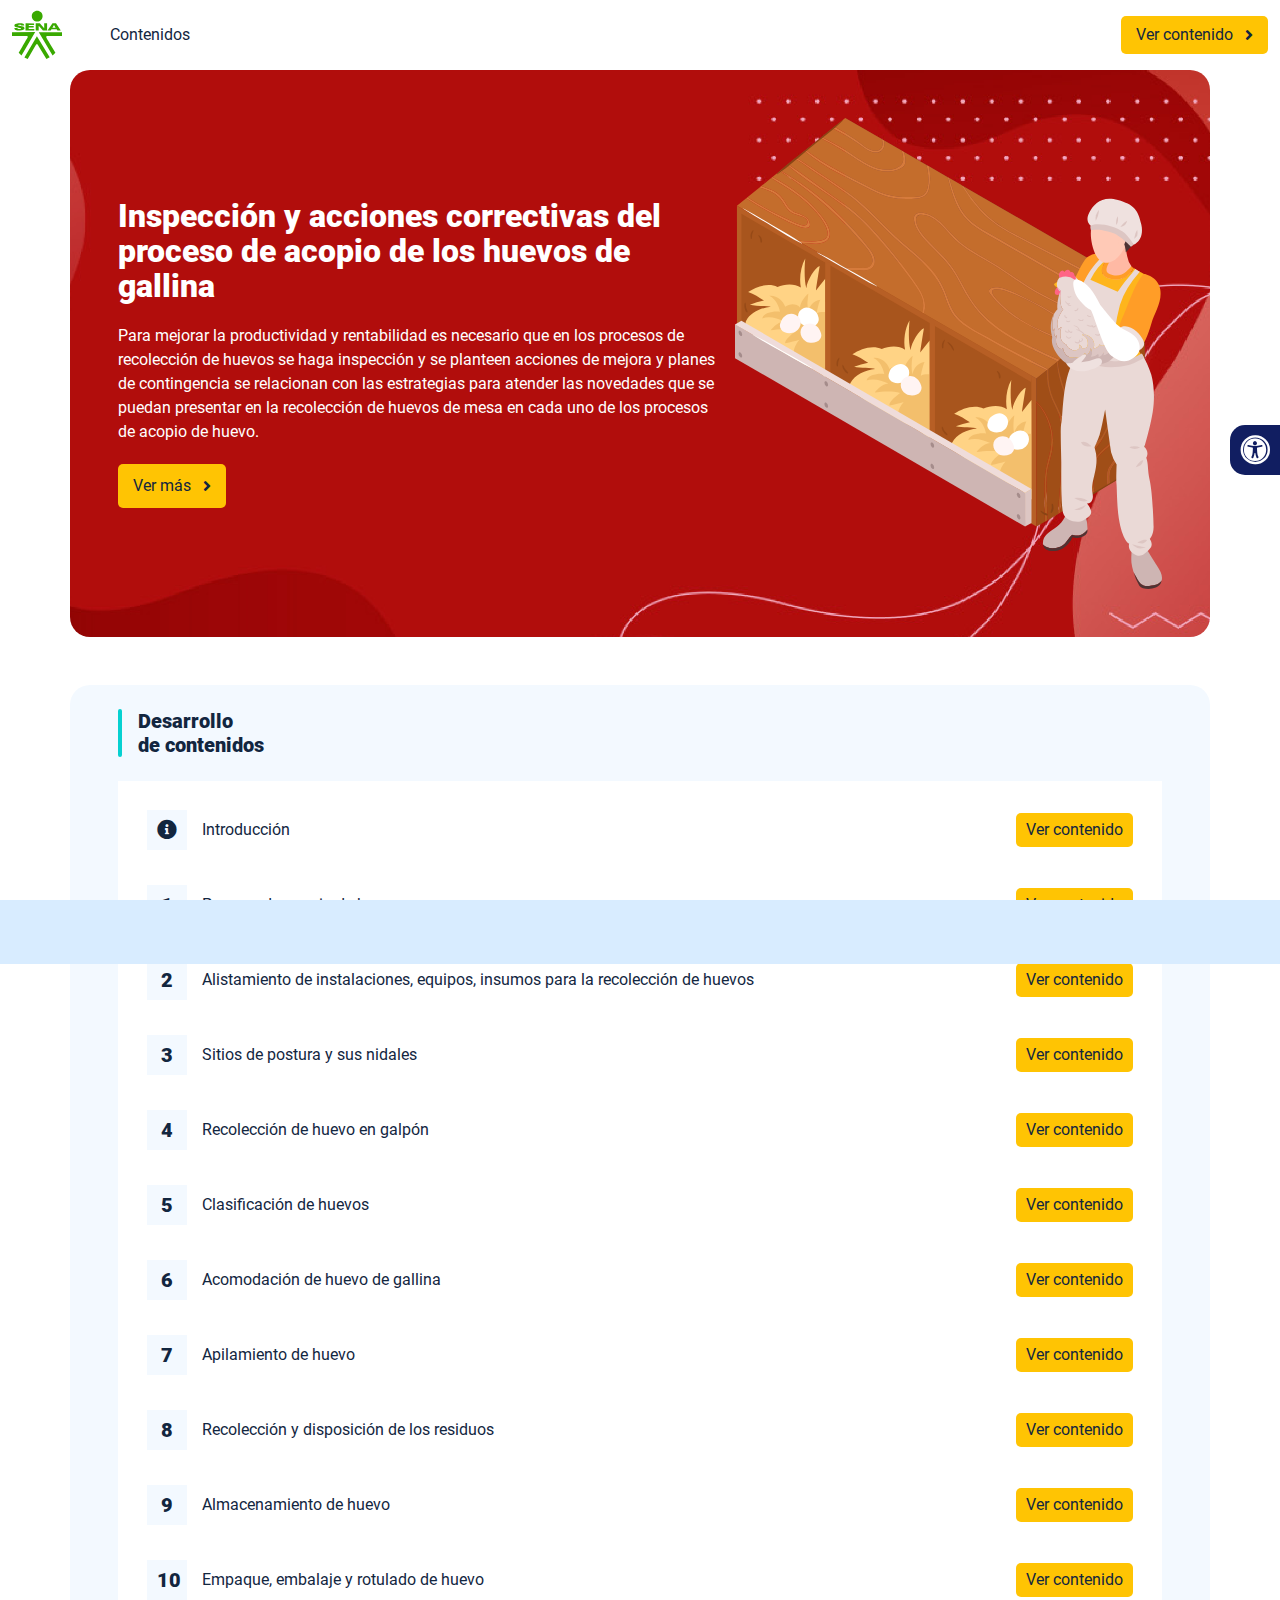
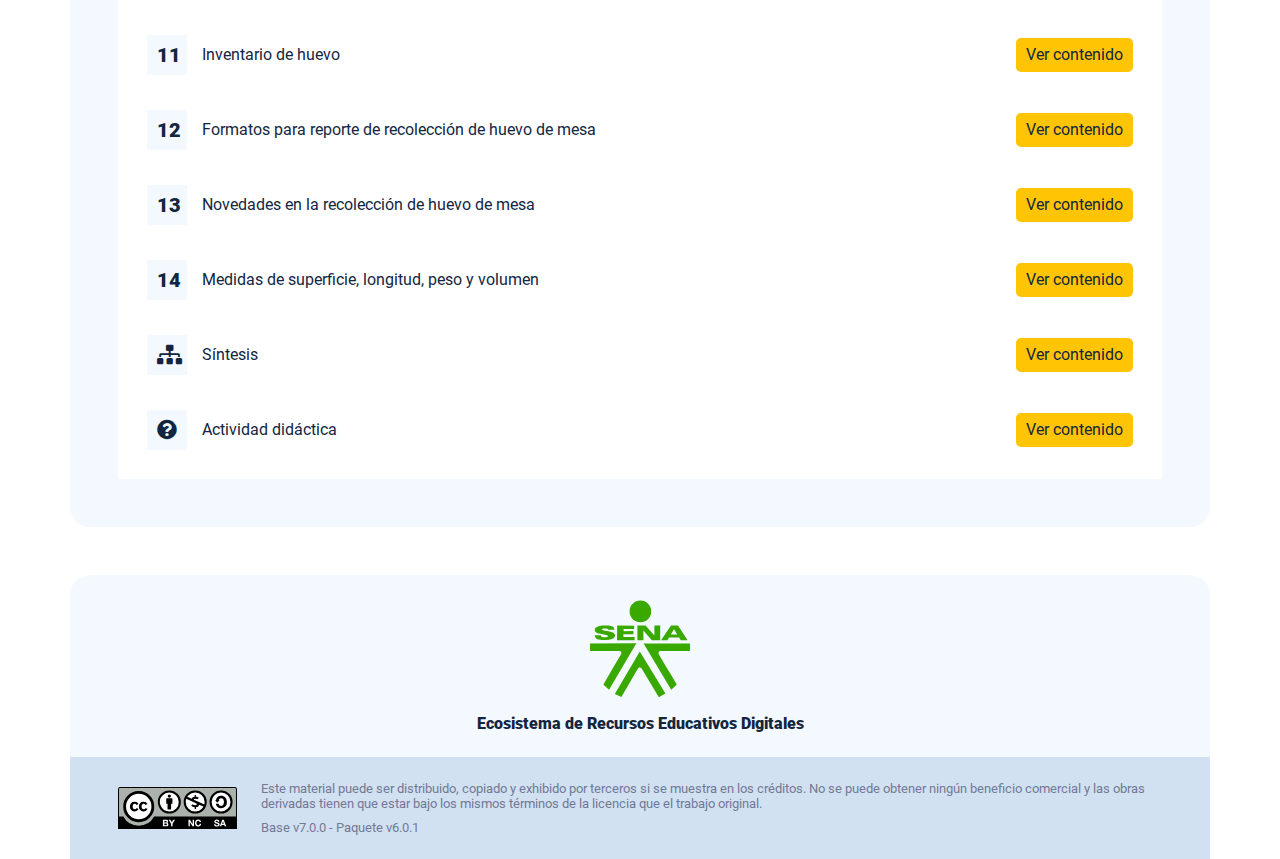
<file: index.html>
<!DOCTYPE html><html lang=""><head><meta charset="utf-8"><meta http-equiv="X-UA-Compatible" content="IE=edge"><meta name="viewport" content="width=device-width,initial-scale=1"><link rel="icon" href="favicon.ico"><title>Inspección y acciones correctivas del proceso de acopio de los huevos de gallina</title><link href="css/chunk-0c047e41.3babef71.css" rel="prefetch"><link href="css/chunk-25b302c8.3babef71.css" rel="prefetch"><link href="css/chunk-26fc7596.3babef71.css" rel="prefetch"><link href="css/chunk-2d2747e2.3babef71.css" rel="prefetch"><link href="css/chunk-32334cb6.3babef71.css" rel="prefetch"><link href="css/chunk-3c57cd7b.3babef71.css" rel="prefetch"><link href="css/chunk-4f2d402a.3babef71.css" rel="prefetch"><link href="css/chunk-515a8379.66611c52.css" rel="prefetch"><link href="css/chunk-59974754.cb551f43.css" rel="prefetch"><link href="css/chunk-60cbc06b.09438581.css" rel="prefetch"><link href="css/chunk-6e1e538a.3ba0a060.css" rel="prefetch"><link href="css/chunk-766a929b.3b4ae7b9.css" rel="prefetch"><link href="css/chunk-f2df7d2c.3babef71.css" rel="prefetch"><link href="css/comple.f2c17f23.css" rel="prefetch"><link href="css/creditos.8e064755.css" rel="prefetch"><link href="css/glosario.a7bdaee2.css" rel="prefetch"><link href="css/referencias.eb348b3d.css" rel="prefetch"><link href="js/actividad.351f4285.js" rel="prefetch"><link href="js/chunk-0206bfa0.fbcb801b.js" rel="prefetch"><link href="js/chunk-0c047e41.c93e636b.js" rel="prefetch"><link href="js/chunk-13a6037e.47d7da63.js" rel="prefetch"><link href="js/chunk-18f95272.8cc31be1.js" rel="prefetch"><link href="js/chunk-25b302c8.e4a9087b.js" rel="prefetch"><link href="js/chunk-26fc7596.eba76383.js" rel="prefetch"><link href="js/chunk-2c06842c.ee78365c.js" rel="prefetch"><link href="js/chunk-2d0c5615.d7c7fea3.js" rel="prefetch"><link href="js/chunk-2d0e96ec.6332f6f8.js" rel="prefetch"><link href="js/chunk-2d208d90.440b5e7e.js" rel="prefetch"><link href="js/chunk-2d21d0e2.d061f3e9.js" rel="prefetch"><link href="js/chunk-2d22c123.4eaafe36.js" rel="prefetch"><link href="js/chunk-2d2747e2.92eb3dc5.js" rel="prefetch"><link href="js/chunk-2e80bb9a.f5f91733.js" rel="prefetch"><link href="js/chunk-319206de.3faa5257.js" rel="prefetch"><link href="js/chunk-32334cb6.e4cb5e8f.js" rel="prefetch"><link href="js/chunk-36769079.00cac6ab.js" rel="prefetch"><link href="js/chunk-3c57cd7b.25993372.js" rel="prefetch"><link href="js/chunk-4cdd78c0.be97f210.js" rel="prefetch"><link href="js/chunk-4f2d402a.8e19b5a7.js" rel="prefetch"><link href="js/chunk-515a8379.1a9ac9f5.js" rel="prefetch"><link href="js/chunk-53ccb27e.a4d1166c.js" rel="prefetch"><link href="js/chunk-55d286b8.5f60a1a0.js" rel="prefetch"><link href="js/chunk-59974754.c8c954a2.js" rel="prefetch"><link href="js/chunk-60cbc06b.e2d94f73.js" rel="prefetch"><link href="js/chunk-659152b8.d4cd6718.js" rel="prefetch"><link href="js/chunk-6e1e538a.d5b7f1d6.js" rel="prefetch"><link href="js/chunk-766a929b.3e7bd3ca.js" rel="prefetch"><link href="js/chunk-c796899c.702a4d0c.js" rel="prefetch"><link href="js/chunk-e8a7823a.78e05249.js" rel="prefetch"><link href="js/chunk-f2df7d2c.213e5ca0.js" rel="prefetch"><link href="js/chunk-fde47172.1e5f4771.js" rel="prefetch"><link href="js/comple.358f881f.js" rel="prefetch"><link href="js/creditos.903a22f5.js" rel="prefetch"><link href="js/glosario.ebb07278.js" rel="prefetch"><link href="js/intro.675750c8.js" rel="prefetch"><link href="js/referencias.bd776478.js" rel="prefetch"><link href="js/sintesis.07ca5357.js" rel="prefetch"><link href="js/tema1.8fc3671d.js" rel="prefetch"><link href="js/tema10.0cbae556.js" rel="prefetch"><link href="js/tema11.67d2275b.js" rel="prefetch"><link href="js/tema12.81f63719.js" rel="prefetch"><link href="js/tema13.e25156bd.js" rel="prefetch"><link href="js/tema14.309b8914.js" rel="prefetch"><link href="js/tema2.d0110d1d.js" rel="prefetch"><link href="js/tema3.38dbd953.js" rel="prefetch"><link href="js/tema4.8356a1ee.js" rel="prefetch"><link href="js/tema5.da8c7112.js" rel="prefetch"><link href="js/tema6.fc6e2ed2.js" rel="prefetch"><link href="js/tema7.a79baf61.js" rel="prefetch"><link href="js/tema8.2f61d052.js" rel="prefetch"><link href="js/tema9.c6e6ed44.js" rel="prefetch"><link href="css/app.39abd7e8.css" rel="preload" as="style"><link href="css/chunk-vendors.570166ad.css" rel="preload" as="style"><link href="js/app.9a21fe9c.js" rel="preload" as="script"><link href="js/chunk-vendors.30ce468f.js" rel="preload" as="script"><link href="css/chunk-vendors.570166ad.css" rel="stylesheet"><link href="css/app.39abd7e8.css" rel="stylesheet"></head><body><noscript><strong>We're sorry but Inspección y acciones correctivas del proceso de acopio de los huevos de gallina doesn't work properly without JavaScript enabled. Please enable it to continue.</strong></noscript><div id="app"></div><script src="js/chunk-vendors.30ce468f.js"></script><script src="js/app.9a21fe9c.js"></script></body></html>
</file>
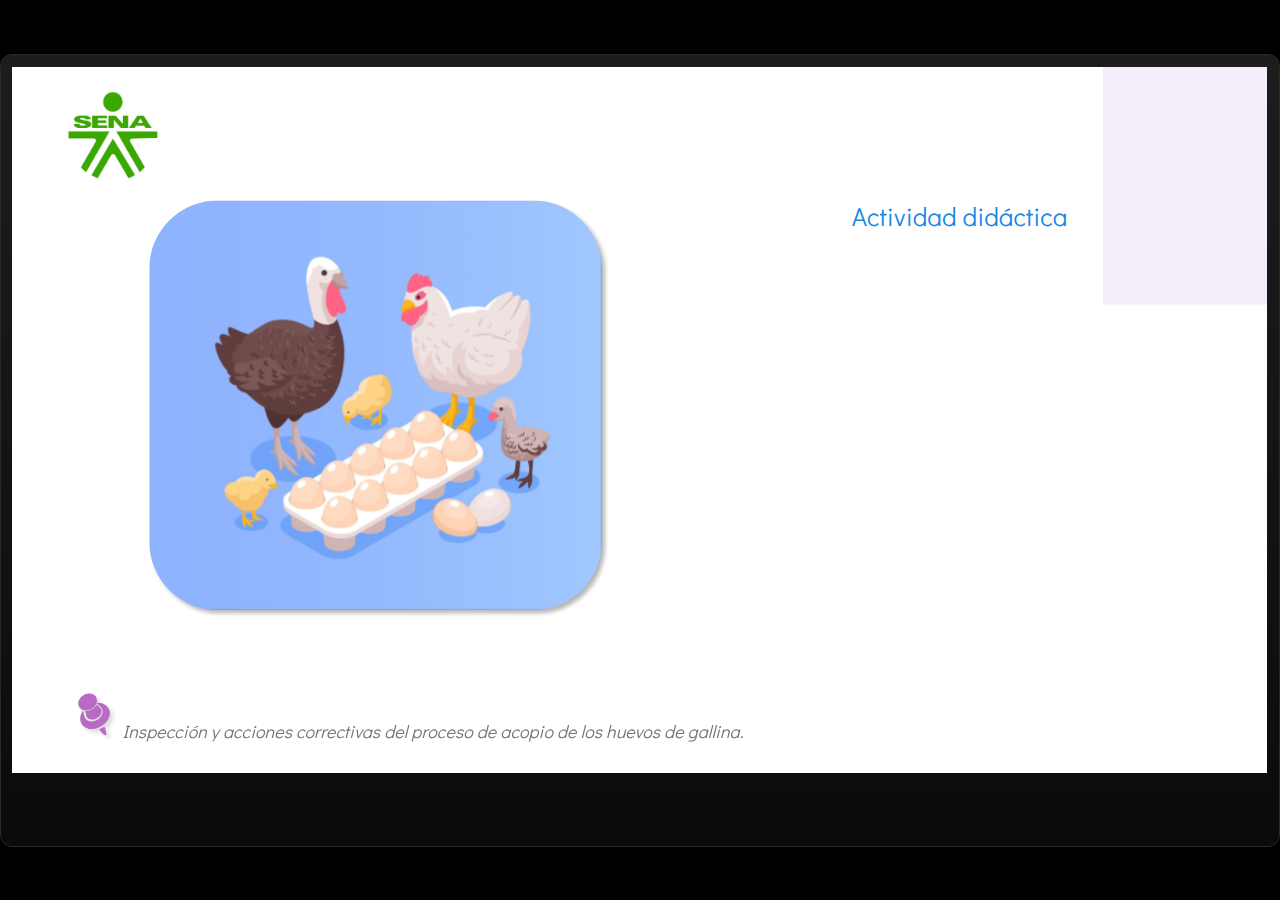
<file: actividades/actividad.html>
﻿<!doctype html>
<html lang="es">
<head>
  <meta charset="utf-8">
  <!-- Creado con Storyline 360 - http://www.articulate.com  -->
  <!-- version: 3.75.30269.0 -->
  <title>Actividad did&#225;ctica</title>
  <meta http-equiv="x-ua-compatible" content="IE=edge"/>
  <meta name="viewport" content="width=device-width,initial-scale=1,user-scalable=no,shrink-to-fit=no,minimal-ui"/>
  <meta name="apple-mobile-web-app-capable" content="yes"/>
  <style>
    html, body { height: 100%; padding: 0; margin: 0 }
    #app { height: 100%; width: 100%; }
  </style>

  <script>
    window.DS = {};
    window.globals = {
      DATA_PATH_BASE: '',
      HAS_FRAME: true,
      HAS_SLIDE: true,

      lmsPresent: false,
      tinCanPresent: false,
      cmi5Present: false,
      aoSupport: false,
      scale: 'show all',
      captureRc: false,
      browserSize: 'optimal',
      bgColor: '#000000',
      features: 'AccessibleVideo,BackgroundAudio,ConnectionMessages,FullScreenToggle,InsertSvgPicture,LayerPresentAsDialog,MultipleQuizTracking,PlayerSpeedControl,StreamingVideo,UpdatedThemeEditor,UseAudioElement,VideoTranscripts',
      themeName: 'classic',
      preloaderColor: '#FFFFFF',
      suppressAnalytics: false,
      productChannel: 'stable',
      publishSource: 'storyline',
      aid: 'aid|5304b41d-7af7-4125-b8d1-83eb222823e2',
      cid: '8363b454-06ab-4b9c-b981-df75852f9d29',
      playerVersion: '3.75.30269.0',
      publishTimestamp: '2023-10-08T06:46:09.5774490Z',
      maxIosVideoElements: 10,
      connectionSettings: { },

      
      parseParams: function(qs) {
        if (window.globals.parsedParams != null) {
          return window.globals.parsedParams;
        }
        qs = (qs || window.location.search.substr(1)).split('+').join(' ');
        var params = {},
            tokens,
            re = /[?&]?([^=]+)=([^&]*)/g;

        while (tokens = re.exec(qs)) {
          params[decodeURIComponent(tokens[1]).trim()] =
            decodeURIComponent(tokens[2]).trim();
        }
        window.globals.parsedParams = params;
        return params;
      }

    };
  </script>
  <script>
    var isIe11 = ('ActiveXObject' in window || window.MSBlobBuilder != null)
      && window.msCrypto != null && !window.ActiveXObject;
    if (isIe11) {
      window.globals.unsupportedBrowser = true;
      document.write(atob('[base64]'));
    }
  </script>
  
  <script>window.THREE = { };</script>
  
</head>
<body style="background: #000000" class="cs-HTML theme-classic">
  <!-- 360 -->
  <script>!function(){var e,i=/iPhone/i,o=/iPod/i,n=/iPad/i,t=/\biOS-universal(?:.+)Mac\b/i,r=/\bAndroid(?:.+)Mobile\b/i,a=/Android/i,d=/(?:SD4930UR|\bSilk(?:.+)Mobile\b)/i,p=/Silk/i,l=/Windows Phone/i,u=/\bWindows(?:.+)ARM\b/i,b=/BlackBerry/i,s=/BB10/i,c=/Opera Mini/i,f=/\b(CriOS|Chrome)(?:.+)Mobile/i,h=/Mobile(?:.+)Firefox\b/i,v=function(e){return void 0!==e&&"MacIntel"===e.platform&&"number"==typeof e.maxTouchPoints&&e.maxTouchPoints>1&&"undefined"==typeof MSStream};e=function(e){var m={userAgent:"",platform:"",maxTouchPoints:0};e||"undefined"==typeof navigator?"string"==typeof e?m.userAgent=e:e&&e.userAgent&&(m={userAgent:e.userAgent,platform:e.platform,maxTouchPoints:e.maxTouchPoints||0}):m={userAgent:navigator.userAgent,platform:navigator.platform,maxTouchPoints:navigator.maxTouchPoints||0};var g=m.userAgent,y=g.split("[FBAN");void 0!==y[1]&&(g=y[0]),void 0!==(y=g.split("Twitter"))[1]&&(g=y[0]);var A=function(e){return function(i){return i.test(e)}}(g),w={apple:{phone:A(i)&&!A(l),ipod:A(o),tablet:!A(i)&&(A(n)||v(m))&&!A(l),universal:A(t),device:(A(i)||A(o)||A(n)||A(t)||v(m))&&!A(l)},amazon:{phone:A(d),tablet:!A(d)&&A(p),device:A(d)||A(p)},android:{phone:!A(l)&&A(d)||!A(l)&&A(r),tablet:!A(l)&&!A(d)&&!A(r)&&(A(p)||A(a)),device:!A(l)&&(A(d)||A(p)||A(r)||A(a))||A(/\bokhttp\b/i)},windows:{phone:A(l),tablet:A(u),device:A(l)||A(u)},other:{blackberry:A(b),blackberry10:A(s),opera:A(c),firefox:A(h),chrome:A(f),device:A(b)||A(s)||A(c)||A(h)||A(f)},any:!1,phone:!1,tablet:!1};return w.any=w.apple.device||w.android.device||w.windows.device||w.other.device,w.phone=w.apple.phone||w.android.phone||w.windows.phone,w.tablet=w.apple.tablet||w.android.tablet||w.windows.tablet,w}(),"object"==typeof exports&&"undefined"!=typeof module?module.exports=e:"function"==typeof define&&define.amd?define((function(){return e})):this.isMobile=e}();
    window.isMobile.apple.tablet = window.isMobile.apple.tablet ||
      (navigator.platform === 'MacIntel' && navigator.maxTouchPoints > 1);
    window.isMobile.apple.device = window.isMobile.apple.device || window.isMobile.apple.tablet;
    window.isMobile.tablet = window.isMobile.tablet || window.isMobile.apple.tablet;
    window.isMobile.any = window.isMobile.any || window.isMobile.apple.tablet;
  </script>

  <div id="focus-sink" tabindex="-1"></div>

  <div id="preso"></div>
  <script>
    (function() {

      var classTypes = [ 'desktop', 'mobile', 'phone', 'tablet' ];

      var addDeviceClasses = function(prefix, testObj) {
        var curr, i;
        for (i = 0; i < classTypes.length; i++) {
          curr = classTypes[i];
          if (testObj[curr]) {
            document.body.classList.add(prefix + curr);
          }
        }
      };

      var params = window.globals.parseParams(),
          isDevicePreview = params.devicepreview === '1',
          isPhoneOverride = params.deviceType === 'phone' || (isDevicePreview && params.phone == '1'),
          isTabletOverride = (params.deviceType === 'tablet' || isDevicePreview) && !isPhoneOverride,
          isMobileOverride = isPhoneOverride || isTabletOverride;

      var deviceView = {
        desktop: !window.isMobile.any && !isMobileOverride,
        mobile: window.isMobile.any || isMobileOverride,
        phone: isPhoneOverride || (window.isMobile.phone && !isTabletOverride),
        tablet: isTabletOverride || window.isMobile.tablet
      };

      window.globals.deviceView = deviceView;
      window.isMobile.desktop = !window.isMobile.any;
      window.isMobile.mobile = window.isMobile.any;

      addDeviceClasses('view-', deviceView);

    })();
  </script>
  
  <script src='story_content/user.js' type=text/javascript></script>
  <div class="slide-loader"></div>

  <script>
    if (window.globals.deviceView.isMobile) { var doc = document, loader = doc.body.querySelector('.slide-loader'); [ 1, 2, 3 ].forEach(function(n) { var d = doc.createElement('div'); d.style.backgroundColor = window.globals.preloaderColor; d.classList.add('mobile-loader-dot'); d.classList.add('dot' + n); loader.appendChild(d); }); }
  </script>

  <div class="mobile-load-title-overlay" style="display: none">
    <div class="mobile-load-title">Actividad did&#225;ctica</div>
  </div>

  <div class="mobile-chrome-warning"></div>

  
<style>
  .warn-connection-dialog {
    display: none;
    background: transparent;
    pointer-events: none;
    position: fixed;
    left: 0;
    top: 0;
    width: 100%;
    height: 100%;
    z-index: 999;
  }

  .warn-connection-content {
    border-radius: 4px;
    background: white;
    border: 1px solid #E7E7E7;
    color: #333333;
    box-shadow: 0 2px 4px rgba(0, 0, 0, 0.25);
    transition: all 150ms ease-out;
    position: absolute;
    white-space: nowrap;
  }

  .view-phone.is-landscape .warn-connection-content {
    left: 23px;
    bottom: 23px;
  }

  .view-tablet.is-landscape .warn-connection-content {
    left: 50%;
    top: 20px;
    transform: translateX(-50%);
  }

  .is-portrait .warn-connection-content {
    transform: translate(-50%, calc(-100% - 15px));
  }

  .warn-connection-content p {
    display: inline-block;
    margin: 0 8px 0 0;
    line-height: 33px;
    font-size: 11px;
  }

  .warn-connection-content svg {
    position: relative;
    vertical-align: middle;
    margin: 0 2px 2px 8px;
  }

  .view-desktop .warn-connection-content {
    left: 1.5em;
    bottom: 1.5em;
  }

  .view-desktop .warn-connection-content p {
    font-size: 1.1em;
  }

  .is-offline .warn-connection-dialog {
    display: block;
  }

  .is-offline .cs-panel * {
    pointer-events: none !important;
  }

  .is-offline .cs-panel {
    pointer-events: all !important;
  }

  .is-offline #nav-controls * {
    pointer-events: none !important;
  }

  .is-offline #nav-controls {
    pointer-events: all !important;
  }
</style>

<div class="warn-connection-dialog">
  <div class="warn-connection-content">
    <svg width="17" height="15" viewBox="0 0 17 15" xmlns="http://www.w3.org/2000/svg">
      <path fill="#8F0000" stroke="white" d="M16.07,12.98 L15.88,12.23 L9.51,1.21 C8.97,0.26,7.6,0.26,7.06,1.21 L0.69,12.23 C0.15,13.16,0.81,14.36,1.91,14.36 H14.65 C15.47,14.36,16.05,13.7,16.07,12.98 Z"/>
      <path fill="white" stroke="white" d="M8.58,5.5 C8.35,5.28,8.5,5.35,8.21,5.32 C8.09,5.35,7.97,5.49,7.96,5.67 C7.97,5.79,7.98,5.92,7.98,6.04 L7.98,6.04 C7.99,6.17,8,6.31,8.01,6.43 L8.01,6.44 C8.03,6.92,8.06,7.41,8.09,7.9 L8.09,7.9 C8.12,8.39,8.14,8.88,8.17,9.37 C8.17,9.39,8.18,9.42,8.2,9.44 C8.23,9.46,8.25,9.47,8.28,9.47 C8.31,9.47,8.34,9.46,8.35,9.44 C8.37,9.43,8.38,9.4,8.39,9.35 L8.39,9.34 C8.39,9.24,8.4,9.15,8.4,9.05 L8.4,9.05 C8.41,8.96,8.41,8.86,8.42,8.75 C8.43,8.44,8.45,8.12,8.47,7.81 L8.47,7.81 C8.49,7.49,8.51,7.18,8.53,6.87 C8.55,6.46,8.56,6.05,8.59,5.64 L8.6,5.62 C8.6,5.57,8.59,5.53,8.58,5.5 L8.21,5.32 Z"/>
      <circle fill="white" stroke="white" cx="8.3" cy="11.35" r="0.3"/>
    </svg>
    <p>You are offline. Trying to reconnect...</p>
  </div>
</div>

<script>
  (function() {
    window.DS.connection = {
      warningShown: false,
      assets: {},
      loadingAssetGroup: false,
      retryDelay: 500
    };

    // @TODO this is POC code and can be cleaned up a bit more if we move forward
    // with the feature



    // The `window.globals.features` variable must be set in `webpack.dev.config` when testing locally - it is not enough
    // to have it in the data - but it must be set there as well.
    var useConnectionMessages = window.AbortController != null &&
      window.location.protocol != 'file:' &&
      window.globals.features.indexOf('ConnectionMessages') != -1;

    window.DS.connection.useConnectionMessages = useConnectionMessages

    var assetCount = 0;
    var checkLoadedId;
    var connectionSettings = window.globals.connectionSettings;

    if (useConnectionMessages && connectionSettings != null) {
      var contentEl = document.querySelector('.warn-connection-content');
      var messageEl = contentEl.querySelector('p')

      if (connectionSettings.useDarkTheme) {
        contentEl.style.borderColor = '#BABBBA';
        contentEl.style.backgroundColor = '#282828';
        contentEl.style.color = '#FFFFFF';
      }

      if (connectionSettings.message != null) {
        messageEl.textContent = window.decodeURIComponent(connectionSettings.message);
      }
    }

    function checkAssetsReady() {
      for (var i in DS.connection.assets) {
        if (!DS.connection.assets[i].success) {
          return false;
        }
      }
      return true;
    }

    function stopAssetGroup() {
      if (!useConnectionMessages) { return; }

      assetCount = 0;

      DS.connection.oldAssetGroup = DS.connection.assets;
      DS.connection.assets = {};
      DS.connection.loadingAssetGroup = false;
      clearInterval(checkLoadedId);
    }

    function startAssetGroup() {
      if (!useConnectionMessages) { return; }
      var ticks = 0;
      clearInterval(checkLoadedId);
      checkLoadedId = setInterval(function() {
        var loaded = 0;
        if (assetCount === 0 && loaded === 0) {
          clearInterval(checkLoadedId);
          return;
        }

        for (var i in DS.connection.assets) {
          if (DS.connection.assets[i].success) {
            loaded++;
          }
        }

        if (assetCount === loaded && checkAssetsReady()) {
          for (var i in DS.connection.assets) {
            if (DS.connection.assets[i].action) {
              DS.connection.assets[i].action();
            }
          }
          hideWarning();
          stopAssetGroup();
        }
      }, 100)
    }

    function requiredAsset(url, action, retry, type) {
      if (!useConnectionMessages) { return; }
      if (DS.connection.assets[url]) { return; }

      DS.connection.assets[url] = {
        success: false, action: action, retry: retry, type: type
      };
      assetCount = Object.keys(DS.connection.assets).length;
      if (!DS.connection.loadingAssetGroup) {
        startAssetGroup();
      }
      DS.connection.loadingAssetGroup = true;
    }

    function assetLoaded(url) {
      if (!useConnectionMessages) { return; }
      if (DS.connection.assets[url]) {
        DS.connection.assets[url].success = true;
      }
    }

    function assetFailed(url) {
      if (!useConnectionMessages) { return; }
      if (!DS.connection.assets[url]) {
        if (/\.js$/.test(url)) {
          setTimeout(function() {
            if (DS.connection.lastSlideLoaded != null) {
              DS.connection.lastSlideLoaded();
            }
          }, DS.connection.retryDelay);
        }
        return;
      }
      if (!DS.connection.warningShown) { showWarning(); }
      if (DS.connection.assets[url].retry) {
        setTimeout(function() {
          if (!DS.connection.assets[url].success) {
            DS.connection.assets[url].retry()
          }
        }, DS.connection.retryDelay);
      }
    }

    function hideWarning() {
      document.body.classList.remove('is-offline');
      DS.connection.warningShown = false;
    }
    DS.connection.hideWarning = hideWarning

    function showWarning(btn) {
      document.body.classList.add('is-offline')
      DS.connection.warningShown = true;
      updateWarningPosition();
    }

    function updateWarningPosition() {
      if (!DS.connection.warningShown) {
        return;
      }

      var isPortrait = document.body.classList.contains('is-portrait');
      var warningEl = document.querySelector('.warn-connection-content');

      if (isPortrait) {
        var slide = document.querySelector('.primary-slide');
        var slideRect = slide.getBoundingClientRect();

        warningEl.style.top = `${slideRect.top}px`
        warningEl.style.left = `${slideRect.left + slideRect.width / 2}px`
      } else {
        warningEl.style.top = null;
        warningEl.style.left = null;
      }

      window.requestAnimationFrame(updateWarningPosition);
    }

    // these will all be noops if the feature flag isn't set in
    // the data and `window.globals.features`
    DS.connection.requiredAsset = requiredAsset;
    DS.connection.assetLoaded = assetLoaded;
    DS.connection.assetFailed = assetFailed;
    DS.connection.stopAssetGroup = stopAssetGroup;
    DS.connection.startAssetGroup = startAssetGroup;
  })();
</script>


  <script>
    
    if (window.autoSpider && window.vInterfaceObject) {
      document.querySelector('.mobile-load-title-overlay').style.display = 'none';
    }
  </script>

  

  <link rel="stylesheet" href="html5/data/css/output.min.css" data-noprefix/>
</body>
<script src="html5/lib/scripts/bootstrapper.min.js"></script>
</html>
</file>
<file: css/chunk-0c047e41.3babef71.css>
.actividad[data-v-22adfd6b]{background-color:#f2f2f2}.horizontal-scroll__wrapper[data-v-22adfd6b]{overflow:hidden}.horizontal-scroll[data-v-22adfd6b]{display:flex;transition:transform .5s ease-in-out;align-items:center;flex-wrap:nowrap}.horizontal-scroll[data-v-22adfd6b]:not(.row){width:100%}.horizontal-scroll--item-fw[data-v-22adfd6b]>div{flex-grow:0;flex-shrink:0;width:100%;margin:0!important}
</file>
<file: css/chunk-25b302c8.3babef71.css>
.actividad[data-v-22adfd6b]{background-color:#f2f2f2}.horizontal-scroll__wrapper[data-v-22adfd6b]{overflow:hidden}.horizontal-scroll[data-v-22adfd6b]{display:flex;transition:transform .5s ease-in-out;align-items:center;flex-wrap:nowrap}.horizontal-scroll[data-v-22adfd6b]:not(.row){width:100%}.horizontal-scroll--item-fw[data-v-22adfd6b]>div{flex-grow:0;flex-shrink:0;width:100%;margin:0!important}
</file>
<file: css/chunk-26fc7596.3babef71.css>
.actividad[data-v-22adfd6b]{background-color:#f2f2f2}.horizontal-scroll__wrapper[data-v-22adfd6b]{overflow:hidden}.horizontal-scroll[data-v-22adfd6b]{display:flex;transition:transform .5s ease-in-out;align-items:center;flex-wrap:nowrap}.horizontal-scroll[data-v-22adfd6b]:not(.row){width:100%}.horizontal-scroll--item-fw[data-v-22adfd6b]>div{flex-grow:0;flex-shrink:0;width:100%;margin:0!important}
</file>
<file: css/chunk-2d2747e2.3babef71.css>
.actividad[data-v-22adfd6b]{background-color:#f2f2f2}.horizontal-scroll__wrapper[data-v-22adfd6b]{overflow:hidden}.horizontal-scroll[data-v-22adfd6b]{display:flex;transition:transform .5s ease-in-out;align-items:center;flex-wrap:nowrap}.horizontal-scroll[data-v-22adfd6b]:not(.row){width:100%}.horizontal-scroll--item-fw[data-v-22adfd6b]>div{flex-grow:0;flex-shrink:0;width:100%;margin:0!important}
</file>
<file: css/chunk-32334cb6.3babef71.css>
.actividad[data-v-22adfd6b]{background-color:#f2f2f2}.horizontal-scroll__wrapper[data-v-22adfd6b]{overflow:hidden}.horizontal-scroll[data-v-22adfd6b]{display:flex;transition:transform .5s ease-in-out;align-items:center;flex-wrap:nowrap}.horizontal-scroll[data-v-22adfd6b]:not(.row){width:100%}.horizontal-scroll--item-fw[data-v-22adfd6b]>div{flex-grow:0;flex-shrink:0;width:100%;margin:0!important}
</file>
<file: css/chunk-3c57cd7b.3babef71.css>
.actividad[data-v-22adfd6b]{background-color:#f2f2f2}.horizontal-scroll__wrapper[data-v-22adfd6b]{overflow:hidden}.horizontal-scroll[data-v-22adfd6b]{display:flex;transition:transform .5s ease-in-out;align-items:center;flex-wrap:nowrap}.horizontal-scroll[data-v-22adfd6b]:not(.row){width:100%}.horizontal-scroll--item-fw[data-v-22adfd6b]>div{flex-grow:0;flex-shrink:0;width:100%;margin:0!important}
</file>
<file: css/chunk-4f2d402a.3babef71.css>
.actividad[data-v-22adfd6b]{background-color:#f2f2f2}.horizontal-scroll__wrapper[data-v-22adfd6b]{overflow:hidden}.horizontal-scroll[data-v-22adfd6b]{display:flex;transition:transform .5s ease-in-out;align-items:center;flex-wrap:nowrap}.horizontal-scroll[data-v-22adfd6b]:not(.row){width:100%}.horizontal-scroll--item-fw[data-v-22adfd6b]>div{flex-grow:0;flex-shrink:0;width:100%;margin:0!important}
</file>
<file: css/chunk-515a8379.66611c52.css>
.actividad{background-color:#f2f2f2}.banner-interno{position:relative}.banner-interno__fondo{position:absolute;top:0;bottom:-50px;left:0;right:0;background-color:#b20d0d;background-size:cover;background-position:50%}.banner-interno__titulo{display:flex;align-items:center}.banner-interno__titulo__icono{display:block;width:32px;height:32px;border-radius:50%;background-color:#fff;position:relative}.banner-interno__titulo__icono i{color:#b20d0d;position:absolute;left:50%;top:50%;transform:translate(-50%,-50%)}.banner-interno__titulo h1,.banner-interno__titulo h2,.banner-interno__titulo h3,.banner-interno__titulo h4,.banner-interno__titulo h5,.banner-interno__titulo h6{color:#fff;line-height:1.1em}
</file>
<file: css/chunk-59974754.cb551f43.css>
.actividad{background-color:#f2f2f2}.aside-menu{position:fixed;top:70px;min-height:calc(100vh - 70px);max-height:calc(100vh - 70px);background-color:#f3f9ff;transition:flex .5s ease-in-out,width .5s ease-in-out;overflow-x:hidden;z-index:100001;width:300px}.aside-menu__black-background{position:fixed;inset:0;top:70px;background:rgba(0,0,0,.8);cursor:pointer}.aside-menu a{color:#111e61}.aside-menu__content{width:300px;display:flex;flex-direction:column;justify-content:space-between;min-height:calc(100vh - 70px);max-height:calc(100vh - 70px);border-right:1px solid #d8ecff;position:absolute;background:#fff}@media (max-height:800px){.aside-menu__content{min-height:800px;max-height:800px;overflow-y:auto}}.aside-menu__header{padding:10px;text-align:center;background-color:#d8ecff}.aside-menu__header h4{margin:0}.aside-menu__menu{overflow-y:auto;flex-grow:1;list-style:none;padding-left:0;margin-bottom:0}.aside-menu__menu__item--active .aside-menu__menu__item__lnk,.aside-menu__menu__item--active .aside-menu__sec-menu__item__lnk{background-color:#d8ecff;font-weight:700}.aside-menu__menu__item--sub-menu:hover,.aside-menu__menu__item:hover,.aside-menu__sec-menu__item:hover{background-color:#d8ecff}.aside-menu__menu__item--sub-menu{padding-left:10px}.aside-menu__menu__item--sub-menu--active .aside-menu__menu__item__lnk,.aside-menu__menu__item--sub-menu--active .aside-menu__sec-menu__item__lnk{background-color:#d8ecff;font-weight:700;position:relative}.aside-menu__menu__item--sub-menu--active .aside-menu__menu__item__lnk:before,.aside-menu__menu__item--sub-menu--active .aside-menu__sec-menu__item__lnk:before{content:"";display:block;position:absolute;left:0;bottom:0;top:0;width:4px;border-radius:2px;background-color:#06d1d1}.aside-menu__menu__item__lnk,.aside-menu__sec-menu__item__lnk{display:flex;align-items:center;padding:10px 15px;line-height:1.1em}.aside-menu__menu__item__lnk i,.aside-menu__menu__item__lnk span,.aside-menu__sec-menu__item__lnk i,.aside-menu__sec-menu__item__lnk span{margin-right:10px}.aside-menu__menu__item__lnk i:last-child,.aside-menu__menu__item__lnk span:last-child,.aside-menu__sec-menu__item__lnk i:last-child,.aside-menu__sec-menu__item__lnk span:last-child{margin-right:0}.aside-menu__sec-menu{background-color:#d8ecff;padding:10px 0;flex-shrink:0;margin-bottom:0}.aside-menu__sec-menu__item{padding:10px 15px}.aside-menu__sec-menu__item__lnk{padding:0;border-radius:1em}.aside-menu__sec-menu__item__lnk i{display:block;width:2em;height:2em;padding:.5em 0;text-align:center;background-color:#fff;border-radius:50%}.aside-menu__sec-menu__item__lnk:hover{background-color:#fff}@media (max-width:576px){.aside-menu__sec-menu{padding-bottom:110px}}.main-menu-enter-active{animation:main-menu-open-animation .3s}.main-menu-enter-active .aside-menu__black-background{animation:main-menu-background-animation .3s}.main-menu-leave-active{animation:main-menu-open-animation .3s reverse}.main-menu-leave-active .aside-menu__black-background{animation:main-menu-background-animation .3s reverse}@keyframes main-menu-open-animation{0%{width:0}to{width:300px}}@keyframes main-menu-background-animation{0%{opacity:0}to{opacity:1}}
</file>
<file: css/chunk-60cbc06b.09438581.css>
.actividad[data-v-7e5a4120]{background-color:#f2f2f2}.header[data-v-7e5a4120]{position:sticky;top:0;padding-top:10px;padding-bottom:10px;background-color:#fff;z-index:10010;line-height:1.1em}.header__logo[data-v-7e5a4120]{width:50px}@media (max-width:576px){.header__componente-formativo[data-v-7e5a4120]{font-size:.8em}}.header__menu[data-v-7e5a4120]{cursor:pointer}.header__menu span[data-v-7e5a4120]{font-size:.7em;display:block;line-height:1em;text-align:center;color:#111e61}.header__menu__btn[data-v-7e5a4120]{width:30px;height:30px;position:relative;margin-bottom:4px}.header__menu__btn .line-1[data-v-7e5a4120],.header__menu__btn .line-2[data-v-7e5a4120],.header__menu__btn .line-3[data-v-7e5a4120]{height:4px;width:30px;background-color:#111e61;transform-origin:center center;position:absolute;left:0;border-radius:2px}.header__menu__btn .line-1[data-v-7e5a4120]{top:4px;animation:line-1-inactive-data-v-7e5a4120 .5s ease-in-out forwards}.header__menu__btn .line-2[data-v-7e5a4120]{top:13px;animation:line-2-inactive-data-v-7e5a4120 .5s ease-in-out forwards}.header__menu__btn .line-3[data-v-7e5a4120]{top:22px;animation:line-3-inactive-data-v-7e5a4120 .5s ease-in-out forwards}.header__menu__btn[data-v-7e5a4120]:hover{cursor:pointer}.header__menu__btn--open .line-1[data-v-7e5a4120]{animation:line-1-active-data-v-7e5a4120 .5s ease-in-out forwards}.header__menu__btn--open .line-2[data-v-7e5a4120]{animation:line-2-active-data-v-7e5a4120 .5s ease-in-out forwards}.header__menu__btn--open .line-3[data-v-7e5a4120]{animation:line-3-active-data-v-7e5a4120 .5s ease-in-out forwards}@keyframes line-1-active-data-v-7e5a4120{0%{transform:translate(0) rotate(0)}50%{transform:translateY(9px) rotate(0)}to{transform:translateY(9px) rotate(45deg)}}@keyframes line-2-active-data-v-7e5a4120{0%{transform:scale(1)}to{transform:scale(0)}}@keyframes line-3-active-data-v-7e5a4120{0%{transform:translate(0) rotate(0)}50%{transform:translateY(-9px) rotate(0)}to{transform:translateY(-9px) rotate(-45deg)}}@keyframes line-1-inactive-data-v-7e5a4120{0%{transform:translateY(9px) rotate(45deg)}50%{transform:translateY(9px) rotate(0)}to{transform:translate(0) rotate(0)}}@keyframes line-2-inactive-data-v-7e5a4120{0%{transform:scale(0)}to{transform:scale(1)}}@keyframes line-3-inactive-data-v-7e5a4120{0%{transform:translateY(-9px) rotate(-45deg)}50%{transform:translateY(-9px) rotate(0)}to{transform:translate(0) rotate(0)}}
</file>
<file: css/chunk-6e1e538a.3ba0a060.css>
.actividad[data-v-4f6b7c58]{background-color:#f2f2f2}.accesibilidad[data-v-4f6b7c58]{position:fixed;right:0;top:50vh;height:50px;background-color:#111e61;border-top-left-radius:15px;border-bottom-left-radius:15px;transform:translateY(-50%) translateX(100%) translateX(-50px);overflow:hidden;transition:transform .3s ease-in-out,height .3s ease-in-out}.accesibilidad[data-v-4f6b7c58]:hover{transform:translateY(-50%) translateX(0);height:12.75rem}.accesibilidad [data-v-4f6b7c58]{color:#fff}.accesibilidad__menu__content .accesibilidad__menu__item[data-v-4f6b7c58]{cursor:pointer}.accesibilidad__menu__content .accesibilidad__menu__item[data-v-4f6b7c58]:hover{background-color:#273685}.accesibilidad__menu__content .accesibilidad__menu__item[data-v-4f6b7c58]:last-child{border:none}.accesibilidad__menu__item[data-v-4f6b7c58]{display:flex;align-items:center;padding:10px;border-bottom:1px solid #273685;line-height:1em;-moz-user-select:none;user-select:none}.accesibilidad__menu i[data-v-4f6b7c58]{font-size:30px;font-style:normal;margin-right:10px;line-height:1em}.accesibilidad__menu img[data-v-4f6b7c58]{width:30px;margin-right:10px}
</file>
<file: css/chunk-766a929b.3b4ae7b9.css>
.actividad{background-color:#f2f2f2}.barra-avance{display:flex;align-items:center;justify-content:space-between;position:fixed;bottom:0;left:0;width:100%;padding:10px;background-color:#d8ecff;transition:transform .5s ease-in-out;z-index:100000}.barra-avance__barra{margin:0 20px;flex:1;position:relative;max-width:800px}.barra-avance__barra--amarilla,.barra-avance__barra--blanca{height:4px}.barra-avance__barra--amarilla:after,.barra-avance__barra--amarilla:before,.barra-avance__barra--blanca:after,.barra-avance__barra--blanca:before{content:"";display:block;width:10px;height:10px;border-radius:50%;position:absolute;top:50%}.barra-avance__barra--amarilla:before,.barra-avance__barra--blanca:before{left:0;transform:translate(-50%,-50%)}.barra-avance__barra--amarilla:after,.barra-avance__barra--blanca:after{right:0;transform:translate(50%,-50%)}.barra-avance__barra--blanca{background-color:#fff}.barra-avance__barra--blanca:after,.barra-avance__barra--blanca:before{background-color:#fff}.barra-avance__barra--amarilla{position:absolute;width:100%;top:0;background-color:#ffc403}.barra-avance__barra--amarilla:after,.barra-avance__barra--amarilla:before{background-color:#ffc403}.barra-avance__boton--regresar{background-color:#b0c0d2}.barra-avance__boton--regresar span{color:#111e61!important}.barra-avance__boton--disable{opacity:0;pointer-events:none}.barra-avance--open{transform:translateY(0)}.barra-avance--close{transform:translateY(100%)}
</file>
<file: css/chunk-f2df7d2c.3babef71.css>
.actividad[data-v-22adfd6b]{background-color:#f2f2f2}.horizontal-scroll__wrapper[data-v-22adfd6b]{overflow:hidden}.horizontal-scroll[data-v-22adfd6b]{display:flex;transition:transform .5s ease-in-out;align-items:center;flex-wrap:nowrap}.horizontal-scroll[data-v-22adfd6b]:not(.row){width:100%}.horizontal-scroll--item-fw[data-v-22adfd6b]>div{flex-grow:0;flex-shrink:0;width:100%;margin:0!important}
</file>
<file: css/comple.f2c17f23.css>
.banner-interno{position:relative}.banner-interno__fondo{position:absolute;top:0;bottom:-50px;left:0;right:0;background-color:#b20d0d;background-size:cover;background-position:50%}.banner-interno__titulo{display:flex;align-items:center}.banner-interno__titulo__icono{display:block;width:32px;height:32px;border-radius:50%;background-color:#fff;position:relative}.banner-interno__titulo__icono i{color:#b20d0d;position:absolute;left:50%;top:50%;transform:translate(-50%,-50%)}.banner-interno__titulo h1,.banner-interno__titulo h2,.banner-interno__titulo h3,.banner-interno__titulo h4,.banner-interno__titulo h5,.banner-interno__titulo h6{color:#fff;line-height:1.1em}.actividad{background-color:#f2f2f2}.complementario__enlaces{display:flex;justify-content:center;flex-wrap:wrap}.complementario__enlaces a{margin:0 5px}.complementario__btn{font-size:1.5em;line-height:1em}table{width:calc(100% - 1px);min-width:800px}table thead{background-color:#d8ecff}table thead th{border-color:#d8ecff}table td,table th{padding:25px 20px;text-align:center}
</file>
<file: css/creditos.8e064755.css>
.banner-interno{position:relative}.banner-interno__fondo{position:absolute;top:0;bottom:-50px;left:0;right:0;background-color:#b20d0d;background-size:cover;background-position:50%}.banner-interno__titulo{display:flex;align-items:center}.banner-interno__titulo__icono{display:block;width:32px;height:32px;border-radius:50%;background-color:#fff;position:relative}.banner-interno__titulo__icono i{color:#b20d0d;position:absolute;left:50%;top:50%;transform:translate(-50%,-50%)}.banner-interno__titulo h1,.banner-interno__titulo h2,.banner-interno__titulo h3,.banner-interno__titulo h4,.banner-interno__titulo h5,.banner-interno__titulo h6{color:#fff;line-height:1.1em}.actividad{background-color:#f2f2f2}.creditos-vista .tarjeta.credito{background-color:#d2e1f1}.creditos{color:#727997;overflow-x:auto}.creditos__item{min-width:490px}.creditos p{line-height:1.3em;margin-bottom:0;color:#727997}.creditos__titulo{font-weight:700;background-color:#d2e1f1;padding:5px 10px;border-top-radius:5px;border-top-left-radius:5px;border-top-right-radius:5px}.creditos table td,.creditos table th{border-color:#d2e1f1}
</file>
<file: css/glosario.a7bdaee2.css>
.banner-interno{position:relative}.banner-interno__fondo{position:absolute;top:0;bottom:-50px;left:0;right:0;background-color:#b20d0d;background-size:cover;background-position:50%}.banner-interno__titulo{display:flex;align-items:center}.banner-interno__titulo__icono{display:block;width:32px;height:32px;border-radius:50%;background-color:#fff;position:relative}.banner-interno__titulo__icono i{color:#b20d0d;position:absolute;left:50%;top:50%;transform:translate(-50%,-50%)}.banner-interno__titulo h1,.banner-interno__titulo h2,.banner-interno__titulo h3,.banner-interno__titulo h4,.banner-interno__titulo h5,.banner-interno__titulo h6{color:#fff;line-height:1.1em}.actividad{background-color:#f2f2f2}.glosario__letra-item{display:flex}.glosario__letra-item__texto{padding-top:5px}.glosario__letra-item__letra__icono{width:32px;height:32px;position:relative;line-height:1em;border-radius:50%;background-color:#d2e1f1}.glosario__letra-item__letra__icono span{position:absolute;left:50%;top:50%;transform:translate(-50%,-50%);font-size:1.1em;font-weight:900}
</file>
<file: css/referencias.eb348b3d.css>
.banner-interno{position:relative}.banner-interno__fondo{position:absolute;top:0;bottom:-50px;left:0;right:0;background-color:#b20d0d;background-size:cover;background-position:50%}.banner-interno__titulo{display:flex;align-items:center}.banner-interno__titulo__icono{display:block;width:32px;height:32px;border-radius:50%;background-color:#fff;position:relative}.banner-interno__titulo__icono i{color:#b20d0d;position:absolute;left:50%;top:50%;transform:translate(-50%,-50%)}.banner-interno__titulo h1,.banner-interno__titulo h2,.banner-interno__titulo h3,.banner-interno__titulo h4,.banner-interno__titulo h5,.banner-interno__titulo h6{color:#fff;line-height:1.1em}.actividad{background-color:#f2f2f2}.referencias__item:last-child hr{display:none}.referencias__item a{color:#2196f3;text-decoration:underline;overflow-wrap:break-word}
</file>
<file: css/app.39abd7e8.css>
*{box-sizing:inherit}:after,:before{box-sizing:inherit}html{height:100%;line-height:1.15;box-sizing:border-box;-webkit-font-smoothing:antialiased;-moz-osx-font-smoothing:grayscale;-webkit-text-size-adjust:100%;-ms-text-size-adjust:100%;text-rendering:optimizeLegibility}a,abbr,acronym,address,applet,article,aside,audio,b,big,blockquote,body,canvas,caption,center,cite,code,dd,del,details,dfn,div,dl,dt,em,embed,fieldset,figcaption,figure,footer,form,h1,h2,h3,h4,h5,h6,header,hgroup,html,i,iframe,img,ins,kbd,label,legend,li,mark,menu,nav,object,ol,output,p,pre,q,ruby,s,samp,section,small,span,strike,strong,sub,summary,sup,table,tbody,td,tfoot,th,thead,time,tr,tt,u,ul,var,video{margin:0;padding:0;border:0;outline:0;background:transparent;vertical-align:baseline}article,aside,details,figcaption,figure,footer,header,main,menu,nav,section,summary{display:block}[hidden],template{display:none}hr{box-sizing:content-box;height:0;border-bottom:1px solid #e8e8e8;border-left:0;border-right:0;border-top:0;margin:1.5em 0;overflow:visible}[hidden]{display:none}a{font-family:Roboto,sans-serif;font-size:1em;font-weight:400;text-decoration:none;color:#12263f;background-color:transparent;transition:all .15s ease-in-out;-webkit-text-decoration-skip:objects}a:active,a:hover{outline-width:0}a:active,a:focus,a:hover{color:#000}[type=button],[type=reset],[type=submit],button{-moz-appearance:none;appearance:none;cursor:pointer;display:inline-block;vertical-align:middle;border:0;border-radius:5px;color:#12263f;background-color:#ffc403;font-family:Roboto,sans-serif;font-weight:400;font-size:1em;-webkit-font-smoothing:antialiased;line-height:1em;white-space:nowrap;text-decoration:none;text-transform:none;padding:.75em 1.5em;margin:0;-moz-user-select:none;user-select:none;overflow:visible;transition:background-color .15s ease-in-out}[type=button]:focus,[type=button]:hover,[type=reset]:focus,[type=reset]:hover,[type=submit]:focus,[type=submit]:hover,button:focus,button:hover{background-color:#ffc403;color:#12263f}[type=button]:disabled,[type=reset]:disabled,[type=submit]:disabled,button:disabled{cursor:not-allowed;opacity:.5}[type=button]:disabled:hover,[type=reset]:disabled:hover,[type=submit]:disabled:hover,button:disabled:hover{background-color:#ffc403}input,select,textarea{margin:0;display:block;font-family:Roboto,sans-serif;font-size:16px}input{overflow:visible}[type=color],[type=date],[type=datetime-local],[type=datetime],[type=email],[type=month],[type=number],[type=password],[type=search],[type=tel],[type=text],[type=time],[type=url],[type=week],input:not([type]),select,select[multiple],textarea{background-color:#fff;border:1px solid #e8e8e8;border-radius:5px;box-shadow:inset 0 1px 3px rgba(0,0,0,.06);box-sizing:inherit;margin-bottom:.75em;padding:.5em;transition:border-color .15s ease-in-out;width:100%}[type=color]:hover,[type=date]:hover,[type=datetime-local]:hover,[type=datetime]:hover,[type=email]:hover,[type=month]:hover,[type=number]:hover,[type=password]:hover,[type=search]:hover,[type=tel]:hover,[type=text]:hover,[type=time]:hover,[type=url]:hover,[type=week]:hover,input:not([type]):hover,select:hover,select[multiple]:hover,textarea:hover{border-color:shade(#e8e8e8,20%)}[type=color]:focus,[type=date]:focus,[type=datetime-local]:focus,[type=datetime]:focus,[type=email]:focus,[type=month]:focus,[type=number]:focus,[type=password]:focus,[type=search]:focus,[type=tel]:focus,[type=text]:focus,[type=time]:focus,[type=url]:focus,[type=week]:focus,input:not([type]):focus,select:focus,select[multiple]:focus,textarea:focus{border-color:#06d1d1;box-shadow:inset 0 1px 3px rgba(0,0,0,.06),0 0 5px rgba(154,11,11,.7);outline:none}[type=color]:disabled,[type=date]:disabled,[type=datetime-local]:disabled,[type=datetime]:disabled,[type=email]:disabled,[type=month]:disabled,[type=number]:disabled,[type=password]:disabled,[type=search]:disabled,[type=tel]:disabled,[type=text]:disabled,[type=time]:disabled,[type=url]:disabled,[type=week]:disabled,input:not([type]):disabled,select:disabled,select[multiple]:disabled,textarea:disabled{background-color:shade(#fff,5%);cursor:not-allowed}[type=color]:disabled:hover,[type=date]:disabled:hover,[type=datetime-local]:disabled:hover,[type=datetime]:disabled:hover,[type=email]:disabled:hover,[type=month]:disabled:hover,[type=number]:disabled:hover,[type=password]:disabled:hover,[type=search]:disabled:hover,[type=tel]:disabled:hover,[type=text]:disabled:hover,[type=time]:disabled:hover,[type=url]:disabled:hover,[type=week]:disabled:hover,input:not([type]):disabled:hover,select:disabled:hover,select[multiple]:disabled:hover,textarea:disabled:hover{border:1px solid #e8e8e8}select{text-transform:none;max-width:100%;border-radius:5px}::-webkit-file-upload-button{background-color:#ffc403;border:none;cursor:pointer;color:#12263f;border-radius:5px;padding:.75em 1.5em}::-webkit-file-upload-button:hover{background-color:#ffc403}optgroup{font-weight:700}fieldset{border:1px solid #e8e8e8;background-color:transparent;padding:1.5em;-webkit-margin-start:0;-webkit-margin-end:0;-webkit-padding-before:1.5em;-webkit-padding-start:1.5em;-webkit-padding-end:1.5em;-webkit-padding-after:1.5em}legend{box-sizing:border-box;color:inherit;display:table;max-width:100%;padding:0;white-space:normal;font-weight:600;-webkit-padding-start:0;-webkit-padding-end:0}label,legend{margin-bottom:.375em}label{display:block;font-size:1em;font-family:Roboto,sans-serif;font-weight:900}textarea{overflow:auto;resize:vertical}[type=checkbox],[type=radio]{box-sizing:border-box;padding:0;display:inline;margin-right:.375em}[type=number]::-webkit-inner-spin-button,[type=number]::-webkit-outer-spin-button{height:auto}[type=search]{-webkit-appearance:textfield;outline-offset:-2px}[type=search]::-webkit-search-cancel-button,[type=search]::-webkit-search-decoration{-webkit-appearance:none;-moz-appearance:none}::-moz-placeholder{color:#999}::placeholder{color:#999}::-webkit-file-upload-button{-webkit-appearance:button;-moz-appearance:button;font:inherit}[type=file]{margin-bottom:.75em;width:100%}[type=button],[type=reset],[type=submit],button{-webkit-appearance:button}[type=button]::-moz-focus-inner,[type=reset]::-moz-focus-inner,[type=submit]::-moz-focus-inner,button::-moz-focus-inner{border-style:none;padding:0}[type=button]:-moz-focusring,[type=reset]:-moz-focusring,[type=submit]:-moz-focusring,button:-moz-focusring{outline:1px dotted ButtonText}progress{vertical-align:baseline}ol,ul{list-style:none;margin-bottom:1em}dt{font-weight:700}figure,img,picture,svg{margin:0;width:100%;max-width:100%}figcaption{display:block;background-color:#e8e8e8;padding:.75em 1.5em;font-size:.8em;font-weight:700}img,svg{display:block;border-style:none}svg:not(:root){overflow:hidden}audio,canvas,progress,video{display:inline-block}audio:not([controls]){display:none;height:0}template{display:none}table{border-collapse:collapse;border-spacing:0;table-layout:fixed;width:100%}td,th,tr{vertical-align:middle}td,th{border:1px solid #e8e8e8;padding:.75em}th{font-size:.875em;line-height:1.2}td{line-height:1.5}body{font-size:16px;font-weight:400;line-height:1.5}body,h1,h2,h3,h4,h5,h6{color:#12263f;font-family:Roboto,sans-serif}h1,h2,h3,h4,h5,h6{font-weight:900;line-height:1.2;margin:0 0 .75em}h1{font-size:2em}h2{font-size:1.5em}h3{font-size:1.25em}h4{font-size:1.125em}h5{font-size:1em}h6{font-size:.875em}p{font-family:Roboto,sans-serif;font-size:1em;font-weight:400;line-height:1.5;color:#12263f;margin-bottom:1em}b,strong{font-weight:700}dfn,em,i{font-style:italic}br{line-height:2em}u{text-decoration:underline}code,kbd,pre,samp{color:#727997;font-family:Lucida Console,Courier New,monospace;font-size:1em}sub,sup{font-size:75%;line-height:0;position:relative;vertical-align:baseline}sub{bottom:-.25em}sup{top:-.5em}small{font-size:80%}mark{background-color:#ffeb3b;color:#000}abbr[title]{border-bottom:none;text-decoration:underline;text-decoration:underline dotted}blockquote,q{quotes:none}::selection{background:#2196f3!important;color:#fff!important;text-shadow:none}::-moz-selection{background:#2196f3!important;color:#fff!important;text-shadow:none}img::selection{background:transparent}img::-moz-selection{background:transparent}body{-webkit-tap-highlight-color:#2196F3!important}details,menu{display:block}summary{display:list-item}@media print{*{background:transparent!important;color:#000!important;box-shadow:none!important;text-shadow:none!important}:after,:before,:first-letter,:first-line{background:transparent!important;color:#000!important;box-shadow:none!important;text-shadow:none!important}a,a:visited{text-decoration:underline}a[href]:after{content:" (" attr(href) ")"}a abbr[title]:after{content:" (" attr(title) ")"}a[href^="#"]:after,a[href^="javascript:"]:after{content:""}blockquote,pre{border:1px solid #999;page-break-inside:avoid}thead{display:table-header-group}img,tr{page-break-inside:avoid}img{max-width:100%!important}h2,h3,p{orphans:3;widows:3}h2,h3{page-break-after:avoid}}[data-aos][data-aos][data-aos-duration="50"],body[data-aos-duration="50"] [data-aos]{transition-duration:50ms}[data-aos][data-aos][data-aos-delay="50"],body[data-aos-delay="50"] [data-aos]{transition-delay:0s}[data-aos][data-aos][data-aos-delay="50"].aos-animate,body[data-aos-delay="50"] [data-aos].aos-animate{transition-delay:50ms}[data-aos][data-aos][data-aos-duration="100"],body[data-aos-duration="100"] [data-aos]{transition-duration:.1s}[data-aos][data-aos][data-aos-delay="100"],body[data-aos-delay="100"] [data-aos]{transition-delay:0s}[data-aos][data-aos][data-aos-delay="100"].aos-animate,body[data-aos-delay="100"] [data-aos].aos-animate{transition-delay:.1s}[data-aos][data-aos][data-aos-duration="150"],body[data-aos-duration="150"] [data-aos]{transition-duration:.15s}[data-aos][data-aos][data-aos-delay="150"],body[data-aos-delay="150"] [data-aos]{transition-delay:0s}[data-aos][data-aos][data-aos-delay="150"].aos-animate,body[data-aos-delay="150"] [data-aos].aos-animate{transition-delay:.15s}[data-aos][data-aos][data-aos-duration="200"],body[data-aos-duration="200"] [data-aos]{transition-duration:.2s}[data-aos][data-aos][data-aos-delay="200"],body[data-aos-delay="200"] [data-aos]{transition-delay:0s}[data-aos][data-aos][data-aos-delay="200"].aos-animate,body[data-aos-delay="200"] [data-aos].aos-animate{transition-delay:.2s}[data-aos][data-aos][data-aos-duration="250"],body[data-aos-duration="250"] [data-aos]{transition-duration:.25s}[data-aos][data-aos][data-aos-delay="250"],body[data-aos-delay="250"] [data-aos]{transition-delay:0s}[data-aos][data-aos][data-aos-delay="250"].aos-animate,body[data-aos-delay="250"] [data-aos].aos-animate{transition-delay:.25s}[data-aos][data-aos][data-aos-duration="300"],body[data-aos-duration="300"] [data-aos]{transition-duration:.3s}[data-aos][data-aos][data-aos-delay="300"],body[data-aos-delay="300"] [data-aos]{transition-delay:0s}[data-aos][data-aos][data-aos-delay="300"].aos-animate,body[data-aos-delay="300"] [data-aos].aos-animate{transition-delay:.3s}[data-aos][data-aos][data-aos-duration="350"],body[data-aos-duration="350"] [data-aos]{transition-duration:.35s}[data-aos][data-aos][data-aos-delay="350"],body[data-aos-delay="350"] [data-aos]{transition-delay:0s}[data-aos][data-aos][data-aos-delay="350"].aos-animate,body[data-aos-delay="350"] [data-aos].aos-animate{transition-delay:.35s}[data-aos][data-aos][data-aos-duration="400"],body[data-aos-duration="400"] [data-aos]{transition-duration:.4s}[data-aos][data-aos][data-aos-delay="400"],body[data-aos-delay="400"] [data-aos]{transition-delay:0s}[data-aos][data-aos][data-aos-delay="400"].aos-animate,body[data-aos-delay="400"] [data-aos].aos-animate{transition-delay:.4s}[data-aos][data-aos][data-aos-duration="450"],body[data-aos-duration="450"] [data-aos]{transition-duration:.45s}[data-aos][data-aos][data-aos-delay="450"],body[data-aos-delay="450"] [data-aos]{transition-delay:0s}[data-aos][data-aos][data-aos-delay="450"].aos-animate,body[data-aos-delay="450"] [data-aos].aos-animate{transition-delay:.45s}[data-aos][data-aos][data-aos-duration="500"],body[data-aos-duration="500"] [data-aos]{transition-duration:.5s}[data-aos][data-aos][data-aos-delay="500"],body[data-aos-delay="500"] [data-aos]{transition-delay:0s}[data-aos][data-aos][data-aos-delay="500"].aos-animate,body[data-aos-delay="500"] [data-aos].aos-animate{transition-delay:.5s}[data-aos][data-aos][data-aos-duration="550"],body[data-aos-duration="550"] [data-aos]{transition-duration:.55s}[data-aos][data-aos][data-aos-delay="550"],body[data-aos-delay="550"] [data-aos]{transition-delay:0s}[data-aos][data-aos][data-aos-delay="550"].aos-animate,body[data-aos-delay="550"] [data-aos].aos-animate{transition-delay:.55s}[data-aos][data-aos][data-aos-duration="600"],body[data-aos-duration="600"] [data-aos]{transition-duration:.6s}[data-aos][data-aos][data-aos-delay="600"],body[data-aos-delay="600"] [data-aos]{transition-delay:0s}[data-aos][data-aos][data-aos-delay="600"].aos-animate,body[data-aos-delay="600"] [data-aos].aos-animate{transition-delay:.6s}[data-aos][data-aos][data-aos-duration="650"],body[data-aos-duration="650"] [data-aos]{transition-duration:.65s}[data-aos][data-aos][data-aos-delay="650"],body[data-aos-delay="650"] [data-aos]{transition-delay:0s}[data-aos][data-aos][data-aos-delay="650"].aos-animate,body[data-aos-delay="650"] [data-aos].aos-animate{transition-delay:.65s}[data-aos][data-aos][data-aos-duration="700"],body[data-aos-duration="700"] [data-aos]{transition-duration:.7s}[data-aos][data-aos][data-aos-delay="700"],body[data-aos-delay="700"] [data-aos]{transition-delay:0s}[data-aos][data-aos][data-aos-delay="700"].aos-animate,body[data-aos-delay="700"] [data-aos].aos-animate{transition-delay:.7s}[data-aos][data-aos][data-aos-duration="750"],body[data-aos-duration="750"] [data-aos]{transition-duration:.75s}[data-aos][data-aos][data-aos-delay="750"],body[data-aos-delay="750"] [data-aos]{transition-delay:0s}[data-aos][data-aos][data-aos-delay="750"].aos-animate,body[data-aos-delay="750"] [data-aos].aos-animate{transition-delay:.75s}[data-aos][data-aos][data-aos-duration="800"],body[data-aos-duration="800"] [data-aos]{transition-duration:.8s}[data-aos][data-aos][data-aos-delay="800"],body[data-aos-delay="800"] [data-aos]{transition-delay:0s}[data-aos][data-aos][data-aos-delay="800"].aos-animate,body[data-aos-delay="800"] [data-aos].aos-animate{transition-delay:.8s}[data-aos][data-aos][data-aos-duration="850"],body[data-aos-duration="850"] [data-aos]{transition-duration:.85s}[data-aos][data-aos][data-aos-delay="850"],body[data-aos-delay="850"] [data-aos]{transition-delay:0s}[data-aos][data-aos][data-aos-delay="850"].aos-animate,body[data-aos-delay="850"] [data-aos].aos-animate{transition-delay:.85s}[data-aos][data-aos][data-aos-duration="900"],body[data-aos-duration="900"] [data-aos]{transition-duration:.9s}[data-aos][data-aos][data-aos-delay="900"],body[data-aos-delay="900"] [data-aos]{transition-delay:0s}[data-aos][data-aos][data-aos-delay="900"].aos-animate,body[data-aos-delay="900"] [data-aos].aos-animate{transition-delay:.9s}[data-aos][data-aos][data-aos-duration="950"],body[data-aos-duration="950"] [data-aos]{transition-duration:.95s}[data-aos][data-aos][data-aos-delay="950"],body[data-aos-delay="950"] [data-aos]{transition-delay:0s}[data-aos][data-aos][data-aos-delay="950"].aos-animate,body[data-aos-delay="950"] [data-aos].aos-animate{transition-delay:.95s}[data-aos][data-aos][data-aos-duration="1000"],body[data-aos-duration="1000"] [data-aos]{transition-duration:1s}[data-aos][data-aos][data-aos-delay="1000"],body[data-aos-delay="1000"] [data-aos]{transition-delay:0s}[data-aos][data-aos][data-aos-delay="1000"].aos-animate,body[data-aos-delay="1000"] [data-aos].aos-animate{transition-delay:1s}[data-aos][data-aos][data-aos-duration="1050"],body[data-aos-duration="1050"] [data-aos]{transition-duration:1.05s}[data-aos][data-aos][data-aos-delay="1050"],body[data-aos-delay="1050"] [data-aos]{transition-delay:0s}[data-aos][data-aos][data-aos-delay="1050"].aos-animate,body[data-aos-delay="1050"] [data-aos].aos-animate{transition-delay:1.05s}[data-aos][data-aos][data-aos-duration="1100"],body[data-aos-duration="1100"] [data-aos]{transition-duration:1.1s}[data-aos][data-aos][data-aos-delay="1100"],body[data-aos-delay="1100"] [data-aos]{transition-delay:0s}[data-aos][data-aos][data-aos-delay="1100"].aos-animate,body[data-aos-delay="1100"] [data-aos].aos-animate{transition-delay:1.1s}[data-aos][data-aos][data-aos-duration="1150"],body[data-aos-duration="1150"] [data-aos]{transition-duration:1.15s}[data-aos][data-aos][data-aos-delay="1150"],body[data-aos-delay="1150"] [data-aos]{transition-delay:0s}[data-aos][data-aos][data-aos-delay="1150"].aos-animate,body[data-aos-delay="1150"] [data-aos].aos-animate{transition-delay:1.15s}[data-aos][data-aos][data-aos-duration="1200"],body[data-aos-duration="1200"] [data-aos]{transition-duration:1.2s}[data-aos][data-aos][data-aos-delay="1200"],body[data-aos-delay="1200"] [data-aos]{transition-delay:0s}[data-aos][data-aos][data-aos-delay="1200"].aos-animate,body[data-aos-delay="1200"] [data-aos].aos-animate{transition-delay:1.2s}[data-aos][data-aos][data-aos-duration="1250"],body[data-aos-duration="1250"] [data-aos]{transition-duration:1.25s}[data-aos][data-aos][data-aos-delay="1250"],body[data-aos-delay="1250"] [data-aos]{transition-delay:0s}[data-aos][data-aos][data-aos-delay="1250"].aos-animate,body[data-aos-delay="1250"] [data-aos].aos-animate{transition-delay:1.25s}[data-aos][data-aos][data-aos-duration="1300"],body[data-aos-duration="1300"] [data-aos]{transition-duration:1.3s}[data-aos][data-aos][data-aos-delay="1300"],body[data-aos-delay="1300"] [data-aos]{transition-delay:0s}[data-aos][data-aos][data-aos-delay="1300"].aos-animate,body[data-aos-delay="1300"] [data-aos].aos-animate{transition-delay:1.3s}[data-aos][data-aos][data-aos-duration="1350"],body[data-aos-duration="1350"] [data-aos]{transition-duration:1.35s}[data-aos][data-aos][data-aos-delay="1350"],body[data-aos-delay="1350"] [data-aos]{transition-delay:0s}[data-aos][data-aos][data-aos-delay="1350"].aos-animate,body[data-aos-delay="1350"] [data-aos].aos-animate{transition-delay:1.35s}[data-aos][data-aos][data-aos-duration="1400"],body[data-aos-duration="1400"] [data-aos]{transition-duration:1.4s}[data-aos][data-aos][data-aos-delay="1400"],body[data-aos-delay="1400"] [data-aos]{transition-delay:0s}[data-aos][data-aos][data-aos-delay="1400"].aos-animate,body[data-aos-delay="1400"] [data-aos].aos-animate{transition-delay:1.4s}[data-aos][data-aos][data-aos-duration="1450"],body[data-aos-duration="1450"] [data-aos]{transition-duration:1.45s}[data-aos][data-aos][data-aos-delay="1450"],body[data-aos-delay="1450"] [data-aos]{transition-delay:0s}[data-aos][data-aos][data-aos-delay="1450"].aos-animate,body[data-aos-delay="1450"] [data-aos].aos-animate{transition-delay:1.45s}[data-aos][data-aos][data-aos-duration="1500"],body[data-aos-duration="1500"] [data-aos]{transition-duration:1.5s}[data-aos][data-aos][data-aos-delay="1500"],body[data-aos-delay="1500"] [data-aos]{transition-delay:0s}[data-aos][data-aos][data-aos-delay="1500"].aos-animate,body[data-aos-delay="1500"] [data-aos].aos-animate{transition-delay:1.5s}[data-aos][data-aos][data-aos-duration="1550"],body[data-aos-duration="1550"] [data-aos]{transition-duration:1.55s}[data-aos][data-aos][data-aos-delay="1550"],body[data-aos-delay="1550"] [data-aos]{transition-delay:0s}[data-aos][data-aos][data-aos-delay="1550"].aos-animate,body[data-aos-delay="1550"] [data-aos].aos-animate{transition-delay:1.55s}[data-aos][data-aos][data-aos-duration="1600"],body[data-aos-duration="1600"] [data-aos]{transition-duration:1.6s}[data-aos][data-aos][data-aos-delay="1600"],body[data-aos-delay="1600"] [data-aos]{transition-delay:0s}[data-aos][data-aos][data-aos-delay="1600"].aos-animate,body[data-aos-delay="1600"] [data-aos].aos-animate{transition-delay:1.6s}[data-aos][data-aos][data-aos-duration="1650"],body[data-aos-duration="1650"] [data-aos]{transition-duration:1.65s}[data-aos][data-aos][data-aos-delay="1650"],body[data-aos-delay="1650"] [data-aos]{transition-delay:0s}[data-aos][data-aos][data-aos-delay="1650"].aos-animate,body[data-aos-delay="1650"] [data-aos].aos-animate{transition-delay:1.65s}[data-aos][data-aos][data-aos-duration="1700"],body[data-aos-duration="1700"] [data-aos]{transition-duration:1.7s}[data-aos][data-aos][data-aos-delay="1700"],body[data-aos-delay="1700"] [data-aos]{transition-delay:0s}[data-aos][data-aos][data-aos-delay="1700"].aos-animate,body[data-aos-delay="1700"] [data-aos].aos-animate{transition-delay:1.7s}[data-aos][data-aos][data-aos-duration="1750"],body[data-aos-duration="1750"] [data-aos]{transition-duration:1.75s}[data-aos][data-aos][data-aos-delay="1750"],body[data-aos-delay="1750"] [data-aos]{transition-delay:0s}[data-aos][data-aos][data-aos-delay="1750"].aos-animate,body[data-aos-delay="1750"] [data-aos].aos-animate{transition-delay:1.75s}[data-aos][data-aos][data-aos-duration="1800"],body[data-aos-duration="1800"] [data-aos]{transition-duration:1.8s}[data-aos][data-aos][data-aos-delay="1800"],body[data-aos-delay="1800"] [data-aos]{transition-delay:0s}[data-aos][data-aos][data-aos-delay="1800"].aos-animate,body[data-aos-delay="1800"] [data-aos].aos-animate{transition-delay:1.8s}[data-aos][data-aos][data-aos-duration="1850"],body[data-aos-duration="1850"] [data-aos]{transition-duration:1.85s}[data-aos][data-aos][data-aos-delay="1850"],body[data-aos-delay="1850"] [data-aos]{transition-delay:0s}[data-aos][data-aos][data-aos-delay="1850"].aos-animate,body[data-aos-delay="1850"] [data-aos].aos-animate{transition-delay:1.85s}[data-aos][data-aos][data-aos-duration="1900"],body[data-aos-duration="1900"] [data-aos]{transition-duration:1.9s}[data-aos][data-aos][data-aos-delay="1900"],body[data-aos-delay="1900"] [data-aos]{transition-delay:0s}[data-aos][data-aos][data-aos-delay="1900"].aos-animate,body[data-aos-delay="1900"] [data-aos].aos-animate{transition-delay:1.9s}[data-aos][data-aos][data-aos-duration="1950"],body[data-aos-duration="1950"] [data-aos]{transition-duration:1.95s}[data-aos][data-aos][data-aos-delay="1950"],body[data-aos-delay="1950"] [data-aos]{transition-delay:0s}[data-aos][data-aos][data-aos-delay="1950"].aos-animate,body[data-aos-delay="1950"] [data-aos].aos-animate{transition-delay:1.95s}[data-aos][data-aos][data-aos-duration="2000"],body[data-aos-duration="2000"] [data-aos]{transition-duration:2s}[data-aos][data-aos][data-aos-delay="2000"],body[data-aos-delay="2000"] [data-aos]{transition-delay:0s}[data-aos][data-aos][data-aos-delay="2000"].aos-animate,body[data-aos-delay="2000"] [data-aos].aos-animate{transition-delay:2s}[data-aos][data-aos][data-aos-duration="2050"],body[data-aos-duration="2050"] [data-aos]{transition-duration:2.05s}[data-aos][data-aos][data-aos-delay="2050"],body[data-aos-delay="2050"] [data-aos]{transition-delay:0s}[data-aos][data-aos][data-aos-delay="2050"].aos-animate,body[data-aos-delay="2050"] [data-aos].aos-animate{transition-delay:2.05s}[data-aos][data-aos][data-aos-duration="2100"],body[data-aos-duration="2100"] [data-aos]{transition-duration:2.1s}[data-aos][data-aos][data-aos-delay="2100"],body[data-aos-delay="2100"] [data-aos]{transition-delay:0s}[data-aos][data-aos][data-aos-delay="2100"].aos-animate,body[data-aos-delay="2100"] [data-aos].aos-animate{transition-delay:2.1s}[data-aos][data-aos][data-aos-duration="2150"],body[data-aos-duration="2150"] [data-aos]{transition-duration:2.15s}[data-aos][data-aos][data-aos-delay="2150"],body[data-aos-delay="2150"] [data-aos]{transition-delay:0s}[data-aos][data-aos][data-aos-delay="2150"].aos-animate,body[data-aos-delay="2150"] [data-aos].aos-animate{transition-delay:2.15s}[data-aos][data-aos][data-aos-duration="2200"],body[data-aos-duration="2200"] [data-aos]{transition-duration:2.2s}[data-aos][data-aos][data-aos-delay="2200"],body[data-aos-delay="2200"] [data-aos]{transition-delay:0s}[data-aos][data-aos][data-aos-delay="2200"].aos-animate,body[data-aos-delay="2200"] [data-aos].aos-animate{transition-delay:2.2s}[data-aos][data-aos][data-aos-duration="2250"],body[data-aos-duration="2250"] [data-aos]{transition-duration:2.25s}[data-aos][data-aos][data-aos-delay="2250"],body[data-aos-delay="2250"] [data-aos]{transition-delay:0s}[data-aos][data-aos][data-aos-delay="2250"].aos-animate,body[data-aos-delay="2250"] [data-aos].aos-animate{transition-delay:2.25s}[data-aos][data-aos][data-aos-duration="2300"],body[data-aos-duration="2300"] [data-aos]{transition-duration:2.3s}[data-aos][data-aos][data-aos-delay="2300"],body[data-aos-delay="2300"] [data-aos]{transition-delay:0s}[data-aos][data-aos][data-aos-delay="2300"].aos-animate,body[data-aos-delay="2300"] [data-aos].aos-animate{transition-delay:2.3s}[data-aos][data-aos][data-aos-duration="2350"],body[data-aos-duration="2350"] [data-aos]{transition-duration:2.35s}[data-aos][data-aos][data-aos-delay="2350"],body[data-aos-delay="2350"] [data-aos]{transition-delay:0s}[data-aos][data-aos][data-aos-delay="2350"].aos-animate,body[data-aos-delay="2350"] [data-aos].aos-animate{transition-delay:2.35s}[data-aos][data-aos][data-aos-duration="2400"],body[data-aos-duration="2400"] [data-aos]{transition-duration:2.4s}[data-aos][data-aos][data-aos-delay="2400"],body[data-aos-delay="2400"] [data-aos]{transition-delay:0s}[data-aos][data-aos][data-aos-delay="2400"].aos-animate,body[data-aos-delay="2400"] [data-aos].aos-animate{transition-delay:2.4s}[data-aos][data-aos][data-aos-duration="2450"],body[data-aos-duration="2450"] [data-aos]{transition-duration:2.45s}[data-aos][data-aos][data-aos-delay="2450"],body[data-aos-delay="2450"] [data-aos]{transition-delay:0s}[data-aos][data-aos][data-aos-delay="2450"].aos-animate,body[data-aos-delay="2450"] [data-aos].aos-animate{transition-delay:2.45s}[data-aos][data-aos][data-aos-duration="2500"],body[data-aos-duration="2500"] [data-aos]{transition-duration:2.5s}[data-aos][data-aos][data-aos-delay="2500"],body[data-aos-delay="2500"] [data-aos]{transition-delay:0s}[data-aos][data-aos][data-aos-delay="2500"].aos-animate,body[data-aos-delay="2500"] [data-aos].aos-animate{transition-delay:2.5s}[data-aos][data-aos][data-aos-duration="2550"],body[data-aos-duration="2550"] [data-aos]{transition-duration:2.55s}[data-aos][data-aos][data-aos-delay="2550"],body[data-aos-delay="2550"] [data-aos]{transition-delay:0s}[data-aos][data-aos][data-aos-delay="2550"].aos-animate,body[data-aos-delay="2550"] [data-aos].aos-animate{transition-delay:2.55s}[data-aos][data-aos][data-aos-duration="2600"],body[data-aos-duration="2600"] [data-aos]{transition-duration:2.6s}[data-aos][data-aos][data-aos-delay="2600"],body[data-aos-delay="2600"] [data-aos]{transition-delay:0s}[data-aos][data-aos][data-aos-delay="2600"].aos-animate,body[data-aos-delay="2600"] [data-aos].aos-animate{transition-delay:2.6s}[data-aos][data-aos][data-aos-duration="2650"],body[data-aos-duration="2650"] [data-aos]{transition-duration:2.65s}[data-aos][data-aos][data-aos-delay="2650"],body[data-aos-delay="2650"] [data-aos]{transition-delay:0s}[data-aos][data-aos][data-aos-delay="2650"].aos-animate,body[data-aos-delay="2650"] [data-aos].aos-animate{transition-delay:2.65s}[data-aos][data-aos][data-aos-duration="2700"],body[data-aos-duration="2700"] [data-aos]{transition-duration:2.7s}[data-aos][data-aos][data-aos-delay="2700"],body[data-aos-delay="2700"] [data-aos]{transition-delay:0s}[data-aos][data-aos][data-aos-delay="2700"].aos-animate,body[data-aos-delay="2700"] [data-aos].aos-animate{transition-delay:2.7s}[data-aos][data-aos][data-aos-duration="2750"],body[data-aos-duration="2750"] [data-aos]{transition-duration:2.75s}[data-aos][data-aos][data-aos-delay="2750"],body[data-aos-delay="2750"] [data-aos]{transition-delay:0s}[data-aos][data-aos][data-aos-delay="2750"].aos-animate,body[data-aos-delay="2750"] [data-aos].aos-animate{transition-delay:2.75s}[data-aos][data-aos][data-aos-duration="2800"],body[data-aos-duration="2800"] [data-aos]{transition-duration:2.8s}[data-aos][data-aos][data-aos-delay="2800"],body[data-aos-delay="2800"] [data-aos]{transition-delay:0s}[data-aos][data-aos][data-aos-delay="2800"].aos-animate,body[data-aos-delay="2800"] [data-aos].aos-animate{transition-delay:2.8s}[data-aos][data-aos][data-aos-duration="2850"],body[data-aos-duration="2850"] [data-aos]{transition-duration:2.85s}[data-aos][data-aos][data-aos-delay="2850"],body[data-aos-delay="2850"] [data-aos]{transition-delay:0s}[data-aos][data-aos][data-aos-delay="2850"].aos-animate,body[data-aos-delay="2850"] [data-aos].aos-animate{transition-delay:2.85s}[data-aos][data-aos][data-aos-duration="2900"],body[data-aos-duration="2900"] [data-aos]{transition-duration:2.9s}[data-aos][data-aos][data-aos-delay="2900"],body[data-aos-delay="2900"] [data-aos]{transition-delay:0s}[data-aos][data-aos][data-aos-delay="2900"].aos-animate,body[data-aos-delay="2900"] [data-aos].aos-animate{transition-delay:2.9s}[data-aos][data-aos][data-aos-duration="2950"],body[data-aos-duration="2950"] [data-aos]{transition-duration:2.95s}[data-aos][data-aos][data-aos-delay="2950"],body[data-aos-delay="2950"] [data-aos]{transition-delay:0s}[data-aos][data-aos][data-aos-delay="2950"].aos-animate,body[data-aos-delay="2950"] [data-aos].aos-animate{transition-delay:2.95s}[data-aos][data-aos][data-aos-duration="3000"],body[data-aos-duration="3000"] [data-aos]{transition-duration:3s}[data-aos][data-aos][data-aos-delay="3000"],body[data-aos-delay="3000"] [data-aos]{transition-delay:0s}[data-aos][data-aos][data-aos-delay="3000"].aos-animate,body[data-aos-delay="3000"] [data-aos].aos-animate{transition-delay:3s}[data-aos]{pointer-events:none}[data-aos].aos-animate{pointer-events:auto}[data-aos][data-aos][data-aos-easing=linear],body[data-aos-easing=linear] [data-aos]{transition-timing-function:cubic-bezier(.25,.25,.75,.75)}[data-aos][data-aos][data-aos-easing=ease],body[data-aos-easing=ease] [data-aos]{transition-timing-function:ease}[data-aos][data-aos][data-aos-easing=ease-in],body[data-aos-easing=ease-in] [data-aos]{transition-timing-function:ease-in}[data-aos][data-aos][data-aos-easing=ease-out],body[data-aos-easing=ease-out] [data-aos]{transition-timing-function:ease-out}[data-aos][data-aos][data-aos-easing=ease-in-out],body[data-aos-easing=ease-in-out] [data-aos]{transition-timing-function:ease-in-out}[data-aos][data-aos][data-aos-easing=ease-in-back],body[data-aos-easing=ease-in-back] [data-aos]{transition-timing-function:cubic-bezier(.6,-.28,.735,.045)}[data-aos][data-aos][data-aos-easing=ease-out-back],body[data-aos-easing=ease-out-back] [data-aos]{transition-timing-function:cubic-bezier(.175,.885,.32,1.275)}[data-aos][data-aos][data-aos-easing=ease-in-out-back],body[data-aos-easing=ease-in-out-back] [data-aos]{transition-timing-function:cubic-bezier(.68,-.55,.265,1.55)}[data-aos][data-aos][data-aos-easing=ease-in-sine],body[data-aos-easing=ease-in-sine] [data-aos]{transition-timing-function:cubic-bezier(.47,0,.745,.715)}[data-aos][data-aos][data-aos-easing=ease-out-sine],body[data-aos-easing=ease-out-sine] [data-aos]{transition-timing-function:cubic-bezier(.39,.575,.565,1)}[data-aos][data-aos][data-aos-easing=ease-in-out-sine],body[data-aos-easing=ease-in-out-sine] [data-aos]{transition-timing-function:cubic-bezier(.445,.05,.55,.95)}[data-aos][data-aos][data-aos-easing=ease-in-quad],body[data-aos-easing=ease-in-quad] [data-aos]{transition-timing-function:cubic-bezier(.55,.085,.68,.53)}[data-aos][data-aos][data-aos-easing=ease-out-quad],body[data-aos-easing=ease-out-quad] [data-aos]{transition-timing-function:cubic-bezier(.25,.46,.45,.94)}[data-aos][data-aos][data-aos-easing=ease-in-out-quad],body[data-aos-easing=ease-in-out-quad] [data-aos]{transition-timing-function:cubic-bezier(.455,.03,.515,.955)}[data-aos][data-aos][data-aos-easing=ease-in-cubic],body[data-aos-easing=ease-in-cubic] [data-aos]{transition-timing-function:cubic-bezier(.55,.085,.68,.53)}[data-aos][data-aos][data-aos-easing=ease-out-cubic],body[data-aos-easing=ease-out-cubic] [data-aos]{transition-timing-function:cubic-bezier(.25,.46,.45,.94)}[data-aos][data-aos][data-aos-easing=ease-in-out-cubic],body[data-aos-easing=ease-in-out-cubic] [data-aos]{transition-timing-function:cubic-bezier(.455,.03,.515,.955)}[data-aos][data-aos][data-aos-easing=ease-in-quart],body[data-aos-easing=ease-in-quart] [data-aos]{transition-timing-function:cubic-bezier(.55,.085,.68,.53)}[data-aos][data-aos][data-aos-easing=ease-out-quart],body[data-aos-easing=ease-out-quart] [data-aos]{transition-timing-function:cubic-bezier(.25,.46,.45,.94)}[data-aos][data-aos][data-aos-easing=ease-in-out-quart],body[data-aos-easing=ease-in-out-quart] [data-aos]{transition-timing-function:cubic-bezier(.455,.03,.515,.955)}@media screen{html:not(.no-js) [data-aos^=fade][data-aos^=fade]{opacity:0;transition-property:opacity,transform}html:not(.no-js) [data-aos^=fade][data-aos^=fade].aos-animate{opacity:1;transform:none}html:not(.no-js) [data-aos=fade-up]{transform:translate3d(0,100px,0)}html:not(.no-js) [data-aos=fade-down]{transform:translate3d(0,-100px,0)}html:not(.no-js) [data-aos=fade-right]{transform:translate3d(-100px,0,0)}html:not(.no-js) [data-aos=fade-left]{transform:translate3d(100px,0,0)}html:not(.no-js) [data-aos=fade-up-right]{transform:translate3d(-100px,100px,0)}html:not(.no-js) [data-aos=fade-up-left]{transform:translate3d(100px,100px,0)}html:not(.no-js) [data-aos=fade-down-right]{transform:translate3d(-100px,-100px,0)}html:not(.no-js) [data-aos=fade-down-left]{transform:translate3d(100px,-100px,0)}html:not(.no-js) [data-aos^=zoom][data-aos^=zoom]{opacity:0;transition-property:opacity,transform}html:not(.no-js) [data-aos^=zoom][data-aos^=zoom].aos-animate{opacity:1;transform:translateZ(0) scale(1)}html:not(.no-js) [data-aos=zoom-in]{transform:scale(.6)}html:not(.no-js) [data-aos=zoom-in-up]{transform:translate3d(0,100px,0) scale(.6)}html:not(.no-js) [data-aos=zoom-in-down]{transform:translate3d(0,-100px,0) scale(.6)}html:not(.no-js) [data-aos=zoom-in-right]{transform:translate3d(-100px,0,0) scale(.6)}html:not(.no-js) [data-aos=zoom-in-left]{transform:translate3d(100px,0,0) scale(.6)}html:not(.no-js) [data-aos=zoom-out]{transform:scale(1.2)}html:not(.no-js) [data-aos=zoom-out-up]{transform:translate3d(0,100px,0) scale(1.2)}html:not(.no-js) [data-aos=zoom-out-down]{transform:translate3d(0,-100px,0) scale(1.2)}html:not(.no-js) [data-aos=zoom-out-right]{transform:translate3d(-100px,0,0) scale(1.2)}html:not(.no-js) [data-aos=zoom-out-left]{transform:translate3d(100px,0,0) scale(1.2)}html:not(.no-js) [data-aos^=flip][data-aos^=flip]{backface-visibility:hidden;transition-property:transform}html:not(.no-js) [data-aos=flip-left]{transform:perspective(2500px) rotateY(-100deg)}html:not(.no-js) [data-aos=flip-left].aos-animate{transform:perspective(2500px) rotateY(0)}html:not(.no-js) [data-aos=flip-right]{transform:perspective(2500px) rotateY(100deg)}html:not(.no-js) [data-aos=flip-right].aos-animate{transform:perspective(2500px) rotateY(0)}html:not(.no-js) [data-aos=flip-up]{transform:perspective(2500px) rotateX(-100deg)}html:not(.no-js) [data-aos=flip-up].aos-animate{transform:perspective(2500px) rotateX(0)}html:not(.no-js) [data-aos=flip-down]{transform:perspective(2500px) rotateX(100deg)}html:not(.no-js) [data-aos=flip-down].aos-animate{transform:perspective(2500px) rotateX(0)}}.actividad{background-color:#f2f2f2}.acordion{position:relative}.acordion__header{display:flex;align-items:center;margin-bottom:25px;cursor:pointer;justify-content:space-between}.acordion__accion__btn--a,.acordion__accion__btn--b{width:40px;height:40px;border-radius:50%;position:relative}.acordion__accion__btn--a i,.acordion__accion__btn--b i{position:absolute;top:50%;left:50%;transform:translate(-50%,-50%)}.acordion__accion__btn--a{background-color:#fff;box-shadow:0 3px 5px 0 rgba(17,30,97,.3)}.acordion__accion__btn--b{border:1px solid #111e61}.acordion__contenido{overflow:hidden;transition:height .5s ease-in-out}.acordion .indicador__container{transform:translateY(15px)}.bloque-texto-a{position:relative}.bloque-texto-a:before{content:"";display:block;position:absolute;top:0;bottom:0;left:50%;right:0}.bloque-texto-a>div{position:relative}.bloque-texto-a__texto{background-color:#fff}.bloque-texto-a.color-primario{background-color:#fcdbdb}.bloque-texto-a.color-primario:before{background-color:#b20d0d}.bloque-texto-a.color-secundario{background-color:#ef6903}.bloque-texto-a.color-secundario:before{background-color:#8a3d02}.bloque-texto-a.color-acento-contenido{background-color:#5cfafa}.bloque-texto-a.color-acento-contenido:before{background-color:#06d1d1}.bloque-texto-a.color-acento-botones{background-color:#ffe89c}.bloque-texto-a.color-acento-botones:before{background-color:#ffc403}.bloque-texto-b{position:relative}.bloque-texto-b:before{content:"";display:block;position:absolute;top:40%;bottom:0;left:35%;right:0}.bloque-texto-b__texto{position:relative}.bloque-texto-b__texto *{display:inline}.bloque-texto-b i{font-size:2.5em;color:#06d1d1}.bloque-texto-b i:first-of-type{margin-right:15px}.bloque-texto-b i:last-of-type{margin-left:15px;vertical-align:text-top}.bloque-texto-b.color-primario:before{background-color:#b20d0d}.bloque-texto-b.color-secundario:before{background-color:#8a3d02}.bloque-texto-b.color-acento-contenido:before{background-color:#06d1d1}.bloque-texto-b.color-acento-botones:before{background-color:#ffc403}.bloque-texto-c i{font-size:2.5em;color:#06d1d1}.bloque-texto-c:after{content:"";display:block;width:30px;height:30px;background-color:#06d1d1;position:relative;left:calc(100% - 30px)}.bloque-texto-c.color-primario{background-color:#b20d0d}.bloque-texto-c.color-secundario{background-color:#8a3d02}.bloque-texto-c.color-acento-contenido{background-color:#06d1d1}.bloque-texto-c.color-acento-botones{background-color:#ffc403}.bloque-texto-d{border-top:1px solid #06d1d1;position:relative}.bloque-texto-d:before{content:"";display:block;position:absolute;top:40%;bottom:0;left:35%;right:0}.bloque-texto-d__texto{position:relative}.bloque-texto-d__texto *{display:inline}.bloque-texto-d i{font-size:2.5em;color:#06d1d1}.bloque-texto-d i:first-of-type{margin-right:15px}.bloque-texto-d i:last-of-type{margin-left:15px;vertical-align:text-top}.bloque-texto-d__autor,.bloque-texto-e__autor{text-align:right;position:relative}.bloque-texto-d.color-primario:before{background-color:#b20d0d}.bloque-texto-d.color-secundario:before{background-color:#8a3d02}.bloque-texto-d.color-acento-contenido:before{background-color:#06d1d1}.bloque-texto-d.color-acento-botones:before{background-color:#ffc403}.bloque-texto-e__texto *{display:inline}.bloque-texto-e i{font-size:2.5em;color:#06d1d1}.bloque-texto-e i:first-of-type{margin-right:15px}.bloque-texto-e i:last-of-type{margin-left:15px;vertical-align:text-top}.bloque-texto-e.color-primario{background-color:#b20d0d}.bloque-texto-e.color-secundario{background-color:#8a3d02}.bloque-texto-e.color-acento-contenido{background-color:#06d1d1}.bloque-texto-e.color-acento-botones{background-color:#ffc403}.bloque-texto-f{display:flex;flex-direction:column;position:relative;padding-bottom:50px}.bloque-texto-f:before{content:"";display:block;position:absolute;top:0;left:0;right:0;bottom:50px}.bloque-texto-f__comillas{position:static}.bloque-texto-f__comillas i{position:absolute;font-size:2.5em;color:#06d1d1}.bloque-texto-f__comillas i:first-of-type{margin-right:15px;top:0;left:40px;transform:translate(-50%,-50%)}.bloque-texto-f__comillas i:last-of-type{margin-left:15px;vertical-align:text-top;top:calc(100% - 50px);right:10px;margin:0;transform:translate(-50%,-50%)}.bloque-texto-f__texto{position:relative}.bloque-texto-f__texto *{display:inline}.bloque-texto-f__autor{text-align:center;position:relative}.bloque-texto-f__avatar{position:relative;height:50px}.bloque-texto-f__avatar__img{background-color:#fff;position:absolute;top:0;left:50%;transform:translateX(-50%);width:100px;border-radius:50%;overflow:hidden;border:5px solid #fff;box-shadow:0 0 10px 0 rgba(0,0,0,.3)}.bloque-texto-f.color-primario:before{background-color:#b20d0d}.bloque-texto-f.color-secundario:before{background-color:#8a3d02}.bloque-texto-f.color-acento-contenido:before{background-color:#06d1d1}.bloque-texto-f.color-acento-botones:before{background-color:#ffc403}.bloque-texto-g{position:relative;display:flex;justify-content:flex-end}.bloque-texto-g__img{width:50%;position:absolute;top:0;left:0;bottom:0;background-position:50%;background-size:cover}.bloque-texto-g__texto{position:relative;width:60%;background-color:hsla(0,0%,100%,.95)}.bloque-texto-g__texto *{display:inline}.bloque-texto-g--inverso{justify-content:flex-start}.bloque-texto-g--inverso .bloque-texto-g__img{left:auto;right:0}@media (max-width:992px){.bloque-texto-g{padding-top:40%!important}.bloque-texto-g__img{width:100%;height:50%}.bloque-texto-g__texto{width:100%}}@media (max-width:576px){.bloque-texto-g{padding-top:200px!important}.bloque-texto-g__img{height:250px}}.bloque-texto-g.color-primario{background-color:#b20d0d}.bloque-texto-g.color-secundario{background-color:#8a3d02}.bloque-texto-g.color-acento-contenido{background-color:#06d1d1}.bloque-texto-g.color-acento-botones{background-color:#ffc403}.tabs-a__tab{display:block;width:100%;text-align:left;background-color:#d8ecff;padding:15px 20px;border-radius:5px;color:#111e61;line-height:1.2em}.tabs-a__tab__text{overflow:hidden;text-overflow:ellipsis}.tabs-a__tab:last-child{margin-bottom:0!important}.tabs-a__tab:active,.tabs-a__tab:focus,.tabs-a__tab:hover{color:#111e61}.tabs-a__tab__selected{font-weight:700}@media (min-width:992px){.tabs-a__tab__selected{position:relative}.tabs-a__tab__selected:before{content:"";display:block;position:absolute;right:0;top:50%;width:15px;height:15px;transform:translate(5px,-50%) rotate(45deg);background-color:#ffc403}}.tabs-a__content-item{opacity:0}.tabs-a__content-item--active{animation:tab-content-active .5s ease-in-out forwards}.tabs-a.color-primario .tabs-a__tab:active,.tabs-a.color-primario .tabs-a__tab:focus,.tabs-a.color-primario .tabs-a__tab:hover{background-color:#b20d0d;color:#fff}.tabs-a.color-primario .tabs-a__tab__selected{background-color:#b20d0d;color:#fff}.tabs-a.color-primario .tabs-a__tab__selected:before{background-color:#b20d0d}.tabs-a.color-secundario .tabs-a__tab:active,.tabs-a.color-secundario .tabs-a__tab:focus,.tabs-a.color-secundario .tabs-a__tab:hover{background-color:#8a3d02;color:#fff}.tabs-a.color-secundario .tabs-a__tab__selected{background-color:#8a3d02;color:#fff}.tabs-a.color-secundario .tabs-a__tab__selected:before{background-color:#8a3d02}.tabs-a.color-acento-contenido .tabs-a__tab:active,.tabs-a.color-acento-contenido .tabs-a__tab:focus,.tabs-a.color-acento-contenido .tabs-a__tab:hover{background-color:#06d1d1;color:#fff}.tabs-a.color-acento-contenido .tabs-a__tab__selected{background-color:#06d1d1;color:#fff}.tabs-a.color-acento-contenido .tabs-a__tab__selected:before{background-color:#06d1d1}.tabs-a.color-acento-botones .tabs-a__tab:active,.tabs-a.color-acento-botones .tabs-a__tab:focus,.tabs-a.color-acento-botones .tabs-a__tab:hover{background-color:#ffc403;color:#12263f}.tabs-a.color-acento-botones .tabs-a__tab__selected{background-color:#ffc403;color:#12263f}.tabs-a.color-acento-botones .tabs-a__tab__selected:before{background-color:#ffc403}@keyframes tab-content-active{0%{opacity:0}to{opacity:1}}.tabs-b{border-bottom:1px solid #afafaf}.tabs-b__tab{display:flex;flex-direction:column;align-items:center;padding:20px;background-color:#f6f6f6;border-right:2px solid #afafaf;border-bottom:2px solid #afafaf;cursor:pointer}.tabs-b__tab:active,.tabs-b__tab:focus,.tabs-b__tab:hover{background-color:#e8e8e8}.tabs-b__tab:last-child{border-right:none}.tabs-b__tab__icon{width:50px;margin-bottom:20px}.tabs-b__tab__title{text-align:center;font-size:.875em;line-height:1.1em;display:flex;height:100%;align-items:center}.tabs-b__tab--active{background-color:transparent;border-top:5px solid!important;border-bottom:none}.tabs-b__tab--active:active,.tabs-b__tab--active:focus,.tabs-b__tab--active:hover{background-color:transparent}.tabs-b__tab--active .tabs-b__tab__title{font-weight:700}@media (min-width:576px) and (max-width:992px){.tabs-b__tab{border-top:2px solid #afafaf}.tabs-b__tab:first-child{border-left:2px solid #afafaf}.tabs-b__tab:last-child{border-right:2px solid #afafaf}.tabs-b__tab:nth-child(4){border-left:2px solid #afafaf}.tabs-b__tab:nth-child(n+4){border-top:none}.tabs-b__tab--active:nth-child(-n+3){border-bottom:2px solid #afafaf}}@media (max-width:576px){.tabs-b__tab:last-child{border-right:2px solid #afafaf}.tabs-b__tab:nth-child(-n+2){border-top:2px solid #afafaf}.tabs-b__tab:nth-child(odd){border-left:2px solid #afafaf}}.tabs-b.color-primario .tabs-b__tab--active{border-top-color:#b20d0d!important}.tabs-b.color-secundario .tabs-b__tab--active{border-top-color:#8a3d02!important}.tabs-b.color-acento-contenido .tabs-b__tab--active{border-top-color:#06d1d1!important}.tabs-b.color-acento-botones .tabs-b__tab--active{border-top-color:#ffc403!important}.tabs-c{border-bottom:1px solid #afafaf}.tabs-c__header{margin-bottom:15px}.tabs-c__tab{border-bottom:4px solid #e8e8e8;line-height:1.2;text-align:center;display:flex;align-items:center;justify-content:center;position:relative}.tabs-c__tab:after,.tabs-c__tab:before{content:"";display:block;position:absolute;transform:translate(-50%,-50%)}.tabs-c__tab:after{width:2px;height:20px;top:50%;right:-2px;background-color:#e8e8e8}.tabs-c__tab:last-child:after{display:none}@media (min-width:992px) and (max-width:1200px){.tabs-c__tab:nth-child(3n):after{display:none}}@media (min-width:576px) and (max-width:992px){.tabs-c__tab:nth-child(2n):after{display:none}}@media (max-width:576px){.tabs-c__tab:after{display:none}}.tabs-c__tab--active{border-bottom:4px solid!important}.tabs-c__tab--active:before{width:0;height:0;border-left:10px solid transparent;border-right:10px solid transparent;border-top:10px solid;left:50%;top:calc(100% + 6px)}.tabs-c__tab--active:active,.tabs-c__tab--active:focus,.tabs-c__tab--active:hover{background-color:transparent}.tabs-c__tab--active .tabs-b__tab__title{font-weight:700}.tabs-c.color-primario .tabs-c__tab--active{border-bottom-color:#b20d0d!important}.tabs-c.color-primario .tabs-c__tab--active:before{border-top-color:#b20d0d}.tabs-c.color-secundario .tabs-c__tab--active{border-bottom-color:#8a3d02!important}.tabs-c.color-secundario .tabs-c__tab--active:before{border-top-color:#8a3d02}.tabs-c.color-acento-contenido .tabs-c__tab--active{border-bottom-color:#06d1d1!important}.tabs-c.color-acento-contenido .tabs-c__tab--active:before{border-top-color:#06d1d1}.tabs-c.color-acento-botones .tabs-c__tab--active{border-bottom-color:#ffc403!important}.tabs-c.color-acento-botones .tabs-c__tab--active:before{border-top-color:#ffc403}.fade-enter-active,.fade-leave-active{transition:opacity .5s}.fade-enter,.fade-leave-to{opacity:0}table *{line-height:1.2}table caption{margin-top:5px;color:#12263f;font-size:.8em;background-color:#e8e8e8;padding:.75em 1.5em;font-weight:700}.tabla-a{overflow-x:auto}.tabla-a table{min-width:700px}.tabla-a thead{border-top:5px solid;color:#111e61;background-color:#e8e8e8}.tabla-a th{border-color:#e8e8e8;font-weight:700;text-align:center;font-size:1.125em}.tabla-a.color-primario thead{border-color:#b20d0d}.tabla-a.color-secundario thead{border-color:#8a3d02}.tabla-a.color-acento-contenido thead{border-color:#06d1d1}.tabla-a.color-acento-botones thead{border-color:#ffc403}.tabla-b,.tabla-c{overflow-x:auto}.tabla-b__header{background-color:#06d1d1;padding:15px;text-align:center;position:sticky;left:0}.tabla-b__header *{color:#fff}.tabla-b table,.tabla-c table{table-layout:auto;min-width:700px}.tabla-b tr:nth-child(2n),.tabla-c tr:nth-child(2n){background-color:hsla(0,0%,91%,.4)}.tabla-b td,.tabla-b th,.tabla-c td,.tabla-c th{border:none;padding:20px 40px}.tabla-b th,.tabla-c th{width:200px;border-right:1px solid #e8e8e8}.color-primario.tabla-c .tabla-b__header,.tabla-b.color-primario .tabla-b__header{background-color:#b20d0d}.color-primario.tabla-c .tabla-b__header *,.tabla-b.color-primario .tabla-b__header *{color:#fff}.color-secundario.tabla-c .tabla-b__header,.tabla-b.color-secundario .tabla-b__header{background-color:#8a3d02}.color-secundario.tabla-c .tabla-b__header *,.tabla-b.color-secundario .tabla-b__header *{color:#fff}.color-acento-contenido.tabla-c .tabla-b__header,.tabla-b.color-acento-contenido .tabla-b__header{background-color:#06d1d1}.color-acento-contenido.tabla-c .tabla-b__header *,.tabla-b.color-acento-contenido .tabla-b__header *{color:#fff}.color-acento-botones.tabla-c .tabla-b__header,.tabla-b.color-acento-botones .tabla-b__header{background-color:#ffc403}.color-acento-botones.tabla-c .tabla-b__header *,.tabla-b.color-acento-botones .tabla-b__header *{color:#12263f}.tabla-c{box-shadow:0 0 10px 0 rgba(0,0,0,.25)}.tabla-c table{border-radius:10px;border-collapse:collapse}.tabla-c caption{border-radius:0}.tabla-c td,.tabla-c th{border:none;padding:20px}.tabla-c th{width:16%}.tabla-c th+td{width:36%}.tabla-c td{width:16%}.tabla-c td:first-child{width:36%}.linea-tiempo-a{position:relative;padding:30px 0}.linea-tiempo-a__row{display:flex;align-items:center;margin-bottom:90px;position:relative;cursor:pointer}.linea-tiempo-a__row:after,.linea-tiempo-a__row:before{content:"";display:block;top:50%;left:50%;width:40px;height:40px;border-radius:50%;position:absolute;transform:translate(-50%,-50%)}.linea-tiempo-a__row:after{width:20px;height:20px;background:#d2e1f1}.linea-tiempo-a__row:nth-child(2n){flex-direction:row-reverse}.linea-tiempo-a__row:nth-child(2n) .linea-tiempo-a__content{text-align:left}.linea-tiempo-a__row:nth-child(2n) .linea-tiempo-a__text{align-items:flex-start;margin-right:0;margin-left:80px}.linea-tiempo-a__row:nth-child(2n) .linea-tiempo-a__icon{justify-content:flex-end}.linea-tiempo-a__row:nth-child(2n) .linea-tiempo-a__icon__container{margin-left:0;margin-right:50px}.linea-tiempo-a__row:nth-child(2n) .linea-tiempo-a__icon__container:before{left:auto;right:0;transform:translate(35%,-50%) rotate(45deg)}.linea-tiempo-a__row:nth-child(2n):hover .linea-tiempo-a__icon__container{transform:scale(1.3) translateX(-15px)}.linea-tiempo-a__row:nth-child(2n):hover .linea-tiempo-a__text{transform:translateX(-30px)}.linea-tiempo-a__row:hover .linea-tiempo-a__icon__container{transform:scale(1.3) translateX(15px)}.linea-tiempo-a__row:hover .linea-tiempo-a__text{transform:translateX(30px)}.linea-tiempo-a__row:last-child{margin-bottom:0}.linea-tiempo-a__content{width:50%;text-align:right}.linea-tiempo-a__content span{display:block;margin:0;max-width:250px;line-height:1.1em}.linea-tiempo-a__text{display:flex;flex-direction:column;align-items:flex-end;margin-right:80px;transition:transform .3s ease-in-out}.linea-tiempo-a__icon{display:flex}.linea-tiempo-a__icon__container{position:relative;width:130px;height:130px;background:#06d1d1;border-radius:50%;margin-left:50px;transition:transform .3s ease-in-out;display:flex;justify-content:center;align-items:center}.linea-tiempo-a__icon__container:before{content:"";display:block;top:50%;left:0;width:30px;height:30px;position:absolute;background:#06d1d1;transform:translate(-35%,-50%) rotate(45deg)}.linea-tiempo-a__icon__container span{position:relative;text-align:center;font-weight:900}.linea-tiempo-a__icon img{width:60px;position:absolute;top:50%;left:50%;transform:translate(-50%,-50%)}.linea-tiempo-a:before{content:"";display:block;top:0;left:50%;width:10px;height:100%;border-radius:5px;position:absolute;background:#d2e1f1;transform:translate(-50%)}@media screen and (max-width:768px){.linea-tiempo-a__row:nth-child(2n) .linea-tiempo-a__text{margin-left:40px}.linea-tiempo-a__row:nth-child(2n):hover .linea-tiempo-a__icon__container{transform:scale(1.3) translateX(-5px)}.linea-tiempo-a__row:nth-child(2n):hover .linea-tiempo-a__text{transform:translateX(-10px)}.linea-tiempo-a__row:hover .linea-tiempo-a__icon__container{transform:scale(1.3) translateX(5px)}.linea-tiempo-a__row:hover .linea-tiempo-a__text{transform:translateX(10px)}.linea-tiempo-a__text{margin-right:40px}}@media screen and (max-width:450px){.linea-tiempo-a__content span{font-size:16px}.linea-tiempo-a__icon__container{width:100px;height:100px}.linea-tiempo-a__icon__container span{font-size:16px}.linea-tiempo-a__icon__inner{width:100%;height:100%}.linea-tiempo-a__icon__inner:after{width:70px;height:70px}.linea-tiempo-a__icon img{width:40px}}.linea-tiempo-a.color-primario .linea-tiempo-a__row:before{background-color:#b20d0d}.linea-tiempo-a.color-primario .linea-tiempo-a__icon__container{background-color:#b20d0d;color:#fff}.linea-tiempo-a.color-primario .linea-tiempo-a__icon__container:before{background-color:#b20d0d}.linea-tiempo-a.color-secundario .linea-tiempo-a__row:before{background-color:#8a3d02}.linea-tiempo-a.color-secundario .linea-tiempo-a__icon__container{background-color:#8a3d02;color:#fff}.linea-tiempo-a.color-secundario .linea-tiempo-a__icon__container:before{background-color:#8a3d02}.linea-tiempo-a.color-acento-contenido .linea-tiempo-a__row:before{background-color:#06d1d1}.linea-tiempo-a.color-acento-contenido .linea-tiempo-a__icon__container{background-color:#06d1d1;color:#fff}.linea-tiempo-a.color-acento-contenido .linea-tiempo-a__icon__container:before{background-color:#06d1d1}.linea-tiempo-a.color-acento-botones .linea-tiempo-a__row:before{background-color:#ffc403}.linea-tiempo-a.color-acento-botones .linea-tiempo-a__icon__container{background-color:#ffc403;color:#12263f}.linea-tiempo-a.color-acento-botones .linea-tiempo-a__icon__container:before{background-color:#ffc403}.linea-tiempo-b{position:relative}.linea-tiempo-b__icon{padding-top:100%;border-radius:50%;position:relative}.linea-tiempo-b__icon:after{content:"";display:block;width:15px;height:4px;position:absolute;left:100%;top:50%;transform:translateY(-50%)}.linea-tiempo-b__icon img{position:absolute;width:80%;top:50%;left:50%;transform:translate(-50%,-50%)}.linea-tiempo-b__row{margin-bottom:50px}.linea-tiempo-b__row:last-child{margin-bottom:0}@media (min-width:768px){.linea-tiempo-b__row:nth-child(odd){flex-direction:row-reverse}.linea-tiempo-b__row:nth-child(odd) .linea-tiempo-b__content{text-align:right}.linea-tiempo-b__row:nth-child(odd) .linea-tiempo-b__icon:after{right:100%;left:auto}}.linea-tiempo-b__line{margin-left:calc(50% - 2px)}.linea-tiempo-b__line:after{content:"";display:block;position:absolute;border-left:4px dotted #727997;top:0;bottom:0}.linea-tiempo-b.color-primario .linea-tiempo-b__icon{background-color:#b20d0d}.linea-tiempo-b.color-primario .linea-tiempo-b__icon:after{background-color:#b20d0d}.linea-tiempo-b.color-secundario .linea-tiempo-b__icon{background-color:#8a3d02}.linea-tiempo-b.color-secundario .linea-tiempo-b__icon:after{background-color:#8a3d02}.linea-tiempo-b.color-acento-contenido .linea-tiempo-b__icon{background-color:#06d1d1}.linea-tiempo-b.color-acento-contenido .linea-tiempo-b__icon:after{background-color:#06d1d1}.linea-tiempo-b.color-acento-botones .linea-tiempo-b__icon{background-color:#ffc403}.linea-tiempo-b.color-acento-botones .linea-tiempo-b__icon:after{background-color:#ffc403}.linea-tiempo-c{display:flex;flex-direction:column}.linea-tiempo-c__header{display:flex;align-items:center}.linea-tiempo-c__header__items{display:flex;flex:auto}.linea-tiempo-c__header__items .horizontal-scroll{align-items:flex-end!important}.linea-tiempo-c__header__item{display:flex;flex-direction:column;align-items:center;cursor:pointer}.linea-tiempo-c__header__item__year{line-height:1.1em;text-align:center;margin-bottom:10px}.linea-tiempo-c__header__item__line-container{width:100%;display:flex;align-items:center}.linea-tiempo-c__header__item__line-container:after,.linea-tiempo-c__header__item__line-container:before{content:"";display:block;width:50%;height:3px;background-color:#ccc}.linea-tiempo-c__header__item__dot{min-width:20px;max-width:20px;min-height:20px;max-height:20px;border:3px solid #ccc;border-radius:50%}.linea-tiempo-c__header__item--active .linea-tiempo-c__header__item__year{font-weight:900}.linea-tiempo-c__header__item--active .linea-tiempo-c__header__item__line-container:before{background-color:#06d1d1}.linea-tiempo-c__header__item--active .linea-tiempo-c__header__item__dot{border-color:#06d1d1;position:relative}.linea-tiempo-c__header__item--active .linea-tiempo-c__header__item__dot:after{content:"";display:block;width:9px;height:9px;background-color:#06d1d1;border-radius:50%;position:absolute;left:50%;top:50%;transform:translate(-50%,-50%)}.linea-tiempo-c__header__item--before .linea-tiempo-c__header__item__line-container:after,.linea-tiempo-c__header__item--before .linea-tiempo-c__header__item__line-container:before{background-color:#06d1d1}.linea-tiempo-c__header__item--before .linea-tiempo-c__header__item__dot{border-color:#06d1d1}.linea-tiempo-c__header__item:first-child .linea-tiempo-c__header__item__line-container:before{background-color:transparent!important}.linea-tiempo-c__header__item:last-child .linea-tiempo-c__header__item__line-container:after{background-color:transparent!important}.linea-tiempo-c__header__btn,.linea-tiempo-c__header__btn--left,.linea-tiempo-c__header__btn--right,.pasos-b__header__btn--left,.pasos-b__header__btn--right{min-width:50px;max-width:50px;min-height:50px;max-height:50px;flex:auto;border-radius:50%;border:2px solid #ccc;background-color:#fff;position:relative;cursor:pointer;transition:border-color .2s ease-in-out}.linea-tiempo-c__header__btn--left i,.linea-tiempo-c__header__btn--right i,.linea-tiempo-c__header__btn i,.pasos-b__header__btn--left i,.pasos-b__header__btn--right i{position:absolute;left:50%;top:50%;transform:translate(-45%,-45%);font-size:1.3em;display:block;line-height:1em}.linea-tiempo-c__header__btn--left:hover,.linea-tiempo-c__header__btn--right:hover,.linea-tiempo-c__header__btn:hover,.pasos-b__header__btn--left:hover,.pasos-b__header__btn--right:hover{border-color:#06d1d1}@media (max-width:768px){.linea-tiempo-c__header__items{flex-wrap:wrap;justify-content:center}.linea-tiempo-c__header__item{flex:none;min-width:25%;margin-bottom:10px}}@media (max-width:576px){.linea-tiempo-c__header__btn,.linea-tiempo-c__header__btn--left,.linea-tiempo-c__header__btn--right,.pasos-b__header__btn--left,.pasos-b__header__btn--right{min-width:30px;max-width:30px;min-height:30px;max-height:30px}}.linea-tiempo-c.color-primario .linea-tiempo-c__header__item--active .linea-tiempo-c__header__item__line-container:before{background-color:#b20d0d}.linea-tiempo-c.color-primario .linea-tiempo-c__header__item--active .linea-tiempo-c__header__item__dot{border-color:#b20d0d}.linea-tiempo-c.color-primario .linea-tiempo-c__header__item--active .linea-tiempo-c__header__item__dot:after{background-color:#b20d0d}.linea-tiempo-c.color-primario .linea-tiempo-c__header__item--before .linea-tiempo-c__header__item__line-container:after,.linea-tiempo-c.color-primario .linea-tiempo-c__header__item--before .linea-tiempo-c__header__item__line-container:before{background-color:#b20d0d}.linea-tiempo-c.color-primario .linea-tiempo-c__header__item--before .linea-tiempo-c__header__item__dot{border-color:#b20d0d}.linea-tiempo-c.color-secundario .linea-tiempo-c__header__item--active .linea-tiempo-c__header__item__line-container:before{background-color:#8a3d02}.linea-tiempo-c.color-secundario .linea-tiempo-c__header__item--active .linea-tiempo-c__header__item__dot{border-color:#8a3d02}.linea-tiempo-c.color-secundario .linea-tiempo-c__header__item--active .linea-tiempo-c__header__item__dot:after{background-color:#8a3d02}.linea-tiempo-c.color-secundario .linea-tiempo-c__header__item--before .linea-tiempo-c__header__item__line-container:after,.linea-tiempo-c.color-secundario .linea-tiempo-c__header__item--before .linea-tiempo-c__header__item__line-container:before{background-color:#8a3d02}.linea-tiempo-c.color-secundario .linea-tiempo-c__header__item--before .linea-tiempo-c__header__item__dot{border-color:#8a3d02}.linea-tiempo-c.color-acento-contenido .linea-tiempo-c__header__item--active .linea-tiempo-c__header__item__line-container:before{background-color:#06d1d1}.linea-tiempo-c.color-acento-contenido .linea-tiempo-c__header__item--active .linea-tiempo-c__header__item__dot{border-color:#06d1d1}.linea-tiempo-c.color-acento-contenido .linea-tiempo-c__header__item--active .linea-tiempo-c__header__item__dot:after{background-color:#06d1d1}.linea-tiempo-c.color-acento-contenido .linea-tiempo-c__header__item--before .linea-tiempo-c__header__item__line-container:after,.linea-tiempo-c.color-acento-contenido .linea-tiempo-c__header__item--before .linea-tiempo-c__header__item__line-container:before{background-color:#06d1d1}.linea-tiempo-c.color-acento-contenido .linea-tiempo-c__header__item--before .linea-tiempo-c__header__item__dot{border-color:#06d1d1}.linea-tiempo-c.color-acento-botones .linea-tiempo-c__header__item--active .linea-tiempo-c__header__item__line-container:before{background-color:#ffc403}.linea-tiempo-c.color-acento-botones .linea-tiempo-c__header__item--active .linea-tiempo-c__header__item__dot{border-color:#ffc403}.linea-tiempo-c.color-acento-botones .linea-tiempo-c__header__item--active .linea-tiempo-c__header__item__dot:after{background-color:#ffc403}.linea-tiempo-c.color-acento-botones .linea-tiempo-c__header__item--before .linea-tiempo-c__header__item__line-container:after,.linea-tiempo-c.color-acento-botones .linea-tiempo-c__header__item--before .linea-tiempo-c__header__item__line-container:before{background-color:#ffc403}.linea-tiempo-c.color-acento-botones .linea-tiempo-c__header__item--before .linea-tiempo-c__header__item__dot{border-color:#ffc403}.linea-tiempo-c .indicador__container{transform:translateY(10px)}.linea-tiempo-d__item--selected .linea-tiempo-d__item__content__title,.linea-tiempo-d__item--selected .linea-tiempo-d__item__number{font-weight:700}.linea-tiempo-d__item__col-number{display:flex;flex-direction:column}.linea-tiempo-d__item__dots{flex:1;display:flex;justify-content:center;padding:5px 0}.linea-tiempo-d__item__dots:after{content:"";display:block;width:0;height:100%;border-left:5px dotted #d8ecff}.linea-tiempo-d__item__number{justify-content:center;min-width:40px;transition:background-color .3s ease-in-out,color .3s ease-in-out}.linea-tiempo-d__item__content__title,.linea-tiempo-d__item__number{display:flex;align-items:center;height:40px;cursor:pointer}.linea-tiempo-d__item__content__title:hover{font-weight:700}.linea-tiempo-d__item__content__slot{overflow:hidden;transition:height .5s ease-in-out}.linea-tiempo-d .tarjeta{border-radius:5px}.linea-tiempo-d.color-primario .linea-tiempo-d__item--selected .linea-tiempo-d__item__number{background-color:#b20d0d;color:#fff}.linea-tiempo-d.color-secundario .linea-tiempo-d__item--selected .linea-tiempo-d__item__number{background-color:#8a3d02;color:#fff}.linea-tiempo-d.color-acento-contenido .linea-tiempo-d__item--selected .linea-tiempo-d__item__number{background-color:#06d1d1;color:#fff}.linea-tiempo-d.color-acento-botones .linea-tiempo-d__item--selected .linea-tiempo-d__item__number{background-color:#ffc403;color:#12263f}.linea-tiempo-e{width:100%;position:relative}.linea-tiempo-e:before{content:"";position:absolute;top:0;bottom:0;left:25%;width:5px;background:#ddd;transform:translateX(-50%)}.linea-tiempo-e__item{display:flex;position:relative;padding:25px 0}.linea-tiempo-e__item__header{margin-bottom:.5em;width:25%;padding-right:30px;text-align:right;position:relative}.linea-tiempo-e__item__header:before{content:"";position:absolute;width:20px;height:20px;border-radius:50%;border:5px solid;background-color:#fff;top:20px;right:-20px;z-index:99;transform:translateX(-50%)}.linea-tiempo-e__item__body{width:75%;padding-left:30px}@media (max-width:576px){.linea-tiempo-e:before{display:none}.linea-tiempo-e .linea-tiempo-e__item{flex-direction:column}.linea-tiempo-e .linea-tiempo-e__item__header{width:100%;text-align:left;padding:0;margin-bottom:15px}.linea-tiempo-e .linea-tiempo-e__item__header:before{display:none}.linea-tiempo-e .linea-tiempo-e__item__body{width:100%;padding:0}}.linea-tiempo-e.color-primario .linea-tiempo-e__item__header:before{border-color:#b20d0d}.linea-tiempo-e.color-secundario .linea-tiempo-e__item__header:before{border-color:#8a3d02}.linea-tiempo-e.color-acento-contenido .linea-tiempo-e__item__header:before{border-color:#06d1d1}.linea-tiempo-e.color-acento-botones .linea-tiempo-e__item__header:before{border-color:#ffc403}.anexo{display:block;background-color:#f3f9ff;position:relative;margin-left:30px;padding:20px;padding-left:50px;white-space:normal;text-align:left;border-radius:10px}.anexo *{line-height:1.2;color:#2196f3}.anexo p{margin-bottom:0}.anexo__icono{width:45px;position:absolute;left:-15px;top:0}.anexo:active,.anexo:focus,.anexo:hover{background-color:#daecff}.pasos-a,.pasos-a__numero{position:relative}.pasos-a__numero{align-self:stretch}.pasos-a__numero:after{content:"";position:absolute;border-left:3px solid;z-index:1}.pasos-a .bottom:after{height:50%;left:50%;top:50%}.pasos-a .full:after{height:100%;left:50%}.pasos-a .top:after{height:50%;left:50%;top:0}.pasos-a__linea div{padding:0;height:40px}.pasos-a__linea .hor-line{border-top:3px solid;margin:0;top:17px;position:relative}.pasos-a__linea__esquina{display:flex;overflow:hidden}.pasos-a__linea__esquina__linea{border:3px solid;width:100%;position:relative;border-radius:15px}.pasos-a__linea .top-right{left:50%;top:-50%}.pasos-a__linea .left-bottom{left:calc(-50% + 3px);top:calc(50% - 3px)}.pasos-a__linea .top-left{left:calc(-50% + 3px);top:-50%}.pasos-a__linea .right-bottom{left:50%;top:calc(50% - 3px)}.pasos-a__circle{width:50px;height:50px;min-width:50px;border-radius:50%;z-index:2;position:relative}.pasos-a__circle div{position:absolute;top:50%;left:50%;transform:translate(-50%,-50%)}.pasos-a.color-primario .pasos-a__numero:after{border-left-color:#b20d0d}.pasos-a.color-primario .pasos-a__linea .hor-line{border-top-color:#b20d0d}.pasos-a.color-primario .pasos-a__linea__esquina__linea{border-color:#b20d0d}.pasos-a.color-primario .pasos-a__circle{background-color:#b20d0d}.pasos-a.color-primario .pasos-a__circle div{color:#fff}.pasos-a.color-secundario .pasos-a__numero:after{border-left-color:#8a3d02}.pasos-a.color-secundario .pasos-a__linea .hor-line{border-top-color:#8a3d02}.pasos-a.color-secundario .pasos-a__linea__esquina__linea{border-color:#8a3d02}.pasos-a.color-secundario .pasos-a__circle{background-color:#8a3d02}.pasos-a.color-secundario .pasos-a__circle div{color:#fff}.pasos-a.color-acento-contenido .pasos-a__numero:after{border-left-color:#06d1d1}.pasos-a.color-acento-contenido .pasos-a__linea .hor-line{border-top-color:#06d1d1}.pasos-a.color-acento-contenido .pasos-a__linea__esquina__linea{border-color:#06d1d1}.pasos-a.color-acento-contenido .pasos-a__circle{background-color:#06d1d1}.pasos-a.color-acento-contenido .pasos-a__circle div{color:#fff}.pasos-a.color-acento-botones .pasos-a__numero:after{border-left-color:#ffc403}.pasos-a.color-acento-botones .pasos-a__linea .hor-line{border-top-color:#ffc403}.pasos-a.color-acento-botones .pasos-a__linea__esquina__linea{border-color:#ffc403}.pasos-a.color-acento-botones .pasos-a__circle{background-color:#ffc403}.pasos-a.color-acento-botones .pasos-a__circle div{color:#12263f}.pasos-b{flex-direction:column}.pasos-b,.pasos-b__header{display:flex}.pasos-b__header__items{display:flex;flex:auto}.pasos-b__header__item{display:flex;flex-direction:column;align-items:center}.pasos-b__header__item__tittle{text-align:center;line-height:1.1em}.pasos-b__header__item__line-container{width:100%;display:flex;align-items:center;margin-bottom:10px}.pasos-b__header__item__line-container:after,.pasos-b__header__item__line-container:before{content:"";display:block;width:50%;height:3px;background-color:#ccc}.pasos-b__header__item__dot{min-width:40px;max-width:40px;min-height:40px;max-height:40px;border:3px solid #ccc;border-radius:50%;position:relative}.pasos-b__header__item__dot i,.pasos-b__header__item__dot span{display:block;position:absolute;left:50%;top:50%;transform:translate(-50%,-50%);line-height:1em}.pasos-b__header__item__dot i{color:#fff;display:none}.pasos-b__header__item--active .pasos-b__header__item__tittle{font-weight:900}.pasos-b__header__item--active .pasos-b__header__item__line-container:before{background-color:#6ec071}.pasos-b__header__item--active .pasos-b__header__item__dot{position:relative}.pasos-b__header__item--active .pasos-b__header__item__dot span{color:#fff}.pasos-b__header__item--before .pasos-b__header__item__line-container:after,.pasos-b__header__item--before .pasos-b__header__item__line-container:before{background-color:#6ec071}.pasos-b__header__item--before .pasos-b__header__item__dot{border-color:#6ec071;background-color:#6ec071}.pasos-b__header__item--before .pasos-b__header__item__dot span{display:none}.pasos-b__header__item--before .pasos-b__header__item__dot i{display:block}.pasos-b__header__item:first-child .pasos-b__header__item__line-container:before{background-color:transparent}.pasos-b__header__item:last-child .pasos-b__header__item__line-container:after{background-color:transparent}.pasos-b__header__btn{min-width:50px;max-width:50px;min-height:50px;max-height:50px;flex:auto;border-radius:50%;border:2px solid #ccc;background-color:#fff;position:relative;cursor:pointer;transition:border-color .2s ease-in-out}.pasos-b__header__btn i{position:absolute;left:50%;top:50%;transform:translate(-45%,-45%);font-size:1.3em;display:block;line-height:1em}.pasos-b__header__btn:hover{border-color:#06d1d1}.pasos-b__header .horizontal-scroll{align-items:baseline!important}@media (max-width:768px){.pasos-b__header__items{flex-wrap:wrap;justify-content:center}.pasos-b__header__item{flex:none;min-width:25%;margin-bottom:10px}}@media (max-width:576px){.pasos-b__header__btn{min-width:30px;max-width:30px;min-height:30px;max-height:30px}}.pasos-b.color-primario .pasos-b__header__item--active .pasos-b__header__item__dot{border-color:#b20d0d;background-color:#b20d0d}.pasos-b.color-primario .pasos-b__header__item--active .pasos-b__header__item__dot span{color:#fff}.pasos-b.color-secundario .pasos-b__header__item--active .pasos-b__header__item__dot{border-color:#8a3d02;background-color:#8a3d02}.pasos-b.color-secundario .pasos-b__header__item--active .pasos-b__header__item__dot span{color:#fff}.pasos-b.color-acento-contenido .pasos-b__header__item--active .pasos-b__header__item__dot{border-color:#06d1d1;background-color:#06d1d1}.pasos-b.color-acento-contenido .pasos-b__header__item--active .pasos-b__header__item__dot span{color:#fff}.pasos-b.color-acento-botones .pasos-b__header__item--active .pasos-b__header__item__dot{border-color:#ffc403;background-color:#ffc403}.pasos-b.color-acento-botones .pasos-b__header__item--active .pasos-b__header__item__dot span{color:#12263f}.pasos-b .indicador__container{transform:translateY(15px)}.video{position:relative;padding-top:56.25%}.video iframe{position:absolute;top:0;left:0;width:100%;height:100%}.imagen-titulo,.imagen-titulo--der,.imagen-titulo--izq{position:relative}.imagen-titulo--der:before,.imagen-titulo--izq:before,.imagen-titulo:before{content:"";display:block;position:absolute;width:50%;height:70%;bottom:-10px;border-radius:10px}.imagen-titulo--der figure,.imagen-titulo--izq figure,.imagen-titulo figure{position:relative}.imagen-titulo__titulo{position:absolute;bottom:10%;background-color:#8a3d02;padding:10px}.imagen-titulo--der{margin-right:10px}.imagen-titulo--der:before{right:-10px}.imagen-titulo--der .imagen-titulo__titulo{right:0}.imagen-titulo--izq{margin-left:10px}.imagen-titulo--izq:before{left:-10px}.imagen-titulo--izq .imagen-titulo__titulo{left:0}.color-primario.imagen-titulo--der:before,.color-primario.imagen-titulo--izq:before,.imagen-titulo.color-primario:before{background-color:#b20d0d}.color-primario.imagen-titulo--der .imagen-titulo__titulo,.color-primario.imagen-titulo--izq .imagen-titulo__titulo,.imagen-titulo.color-primario .imagen-titulo__titulo{background-color:#b20d0d}.color-primario.imagen-titulo--der .imagen-titulo__titulo *,.color-primario.imagen-titulo--izq .imagen-titulo__titulo *,.imagen-titulo.color-primario .imagen-titulo__titulo *{color:#fff}.color-secundario.imagen-titulo--der:before,.color-secundario.imagen-titulo--izq:before,.imagen-titulo.color-secundario:before{background-color:#8a3d02}.color-secundario.imagen-titulo--der .imagen-titulo__titulo,.color-secundario.imagen-titulo--izq .imagen-titulo__titulo,.imagen-titulo.color-secundario .imagen-titulo__titulo{background-color:#8a3d02}.color-secundario.imagen-titulo--der .imagen-titulo__titulo *,.color-secundario.imagen-titulo--izq .imagen-titulo__titulo *,.imagen-titulo.color-secundario .imagen-titulo__titulo *{color:#fff}.color-acento-contenido.imagen-titulo--der:before,.color-acento-contenido.imagen-titulo--izq:before,.imagen-titulo.color-acento-contenido:before{background-color:#06d1d1}.color-acento-contenido.imagen-titulo--der .imagen-titulo__titulo,.color-acento-contenido.imagen-titulo--izq .imagen-titulo__titulo,.imagen-titulo.color-acento-contenido .imagen-titulo__titulo{background-color:#06d1d1}.color-acento-contenido.imagen-titulo--der .imagen-titulo__titulo *,.color-acento-contenido.imagen-titulo--izq .imagen-titulo__titulo *,.imagen-titulo.color-acento-contenido .imagen-titulo__titulo *{color:#fff}.color-acento-botones.imagen-titulo--der:before,.color-acento-botones.imagen-titulo--izq:before,.imagen-titulo.color-acento-botones:before{background-color:#ffc403}.color-acento-botones.imagen-titulo--der .imagen-titulo__titulo,.color-acento-botones.imagen-titulo--izq .imagen-titulo__titulo,.imagen-titulo.color-acento-botones .imagen-titulo__titulo{background-color:#ffc403}.color-acento-botones.imagen-titulo--der .imagen-titulo__titulo *,.color-acento-botones.imagen-titulo--izq .imagen-titulo__titulo *,.imagen-titulo.color-acento-botones .imagen-titulo__titulo *{color:#12263f}.tarjeta{border-radius:20px}.tarjeta--container>.tarjeta{border-radius:0}.tarjeta--container>.tarjeta:first-child{border-top-left-radius:20px;border-bottom-left-radius:20px}.tarjeta--container>.tarjeta:last-child{border-top-right-radius:20px;border-bottom-right-radius:20px}.tarjeta--blanca{background-color:#fff}.tarjeta--gris{background-color:#f6f6f6}.tarjeta--azul{background-color:#d8ecff}.tarjeta--boton{border-radius:20px;background-color:#f6f6f6;cursor:pointer;transition:background-color .3s ease-in-out}.tarjeta--boton.color-primario:active,.tarjeta--boton.color-primario:focus,.tarjeta--boton.color-primario:hover{background-color:#b20d0d}.tarjeta--boton.color-primario:active *,.tarjeta--boton.color-primario:focus *,.tarjeta--boton.color-primario:hover *{color:#fff}.tarjeta--boton.color-secundario:active,.tarjeta--boton.color-secundario:focus,.tarjeta--boton.color-secundario:hover{background-color:#8a3d02}.tarjeta--boton.color-secundario:active *,.tarjeta--boton.color-secundario:focus *,.tarjeta--boton.color-secundario:hover *{color:#fff}.tarjeta--boton.color-acento-contenido:active,.tarjeta--boton.color-acento-contenido:focus,.tarjeta--boton.color-acento-contenido:hover{background-color:#06d1d1}.tarjeta--boton.color-acento-contenido:active *,.tarjeta--boton.color-acento-contenido:focus *,.tarjeta--boton.color-acento-contenido:hover *{color:#fff}.tarjeta--boton.color-acento-botones:active,.tarjeta--boton.color-acento-botones:focus,.tarjeta--boton.color-acento-botones:hover{background-color:#ffc403}.tarjeta--boton.color-acento-botones:active *,.tarjeta--boton.color-acento-botones:focus *,.tarjeta--boton.color-acento-botones:hover *{color:#12263f}.tarjeta--tabla{background-color:#d8ecff}.tarjeta--tabla:nth-child(2n){background-color:#f3f9ff}.tarjeta.color-primario{background-color:#b20d0d}.tarjeta.color-primario *{color:#fff}.tarjeta.color-primario--borde{background-color:#fbc3c3;color:#12263f;border:4px solid #b20d0d}.tarjeta.color-secundario{background-color:#8a3d02}.tarjeta.color-secundario *{color:#fff}.tarjeta.color-secundario--borde{background-color:#fdbe8e;color:#12263f;border:4px solid #8a3d02}.tarjeta.color-acento-contenido{background-color:#06d1d1}.tarjeta.color-acento-contenido *{color:#fff}.tarjeta.color-acento-contenido--borde{background-color:#d8fefe;color:#12263f;border:4px solid #06d1d1}.tarjeta.color-acento-botones{background-color:#ffc403}.tarjeta.color-acento-botones *{color:#12263f}.tarjeta.color-acento-botones--borde{background-color:#fff;color:#12263f;border:4px solid #ffc403}.tarjeta-avatar{height:100%;position:relative;padding-top:75px}.tarjeta-avatar>img{position:absolute;left:50%;top:0;transform:translateX(-50%);display:block;width:150px;margin:0 auto}.tarjeta-avatar .tarjeta{display:inline-block;padding-top:60px!important;height:100%}.tarjeta-avatar-b{display:flex}.tarjeta-avatar-b__img{min-width:20%;max-width:20%;position:relative;display:flex;align-items:center}.tarjeta-avatar-b .tarjeta{width:100%;margin-left:-10%;padding-left:10%}.tarjeta-numerada{border:2px solid;border-radius:20px;position:relative;margin-left:30px}.tarjeta-numerada__numero{border-radius:60px;width:60px;height:60px;display:inline-block;position:absolute;left:0;top:25px;transform:translateX(-50%)}.tarjeta-numerada__numero div{position:absolute;left:50%;top:50%;transform:translate(-50%,-50%)}.tarjeta-numerada.color-primario{border-color:#b20d0d}.tarjeta-numerada.color-primario .tarjeta-numerada__numero{background-color:#b20d0d}.tarjeta-numerada.color-primario .tarjeta-numerada__numero div{color:#fff}.tarjeta-numerada.color-secundario{border-color:#8a3d02}.tarjeta-numerada.color-secundario .tarjeta-numerada__numero{background-color:#8a3d02}.tarjeta-numerada.color-secundario .tarjeta-numerada__numero div{color:#fff}.tarjeta-numerada.color-acento-contenido{border-color:#06d1d1}.tarjeta-numerada.color-acento-contenido .tarjeta-numerada__numero{background-color:#06d1d1}.tarjeta-numerada.color-acento-contenido .tarjeta-numerada__numero div{color:#fff}.tarjeta-numerada.color-acento-botones{border-color:#ffc403}.tarjeta-numerada.color-acento-botones .tarjeta-numerada__numero{background-color:#ffc403}.tarjeta-numerada.color-acento-botones .tarjeta-numerada__numero div{color:#12263f}.tarjeta-flip{background-color:transparent!important;perspective:1000px;height:100%}.tarjeta-flip.tarjeta .tarjeta-flip__contenido,.tarjeta-flip.tarjeta .tarjeta-flip__img{border-radius:20px;overflow:hidden}.tarjeta-flip__contenedor{position:relative;width:100%;height:100%;transition:transform .5s ease-in-out;transform-style:preserve-3d}.tarjeta-flip:hover .tarjeta-flip__contenedor{transform:rotateY(180deg)}.tarjeta-flip__contenido,.tarjeta-flip__img{backface-visibility:hidden}.tarjeta-flip__img{position:absolute;inset:0;background-size:cover;background-position:50%}.tarjeta-flip__contenido{transform:rotateY(180deg);height:100%}.tarjeta-flip.color-primario .tarjeta-flip__img{background-color:#b20d0d}.tarjeta-flip.color-primario .tarjeta-flip__contenido{background-color:#b20d0d;color:#fff}.tarjeta-flip.color-secundario .tarjeta-flip__img{background-color:#8a3d02}.tarjeta-flip.color-secundario .tarjeta-flip__contenido{background-color:#8a3d02;color:#fff}.tarjeta-flip.color-acento-contenido .tarjeta-flip__img{background-color:#06d1d1}.tarjeta-flip.color-acento-contenido .tarjeta-flip__contenido{background-color:#06d1d1;color:#fff}.tarjeta-flip.color-acento-botones .tarjeta-flip__img{background-color:#ffc403}.tarjeta-flip.color-acento-botones .tarjeta-flip__contenido{background-color:#ffc403;color:#12263f}.tarjeta-slide{height:100%;position:relative;overflow:hidden}.tarjeta-slide__img{position:absolute;inset:0;background-size:cover;background-position:50%;transform:translate(0);transition:transform .3s ease-in-out}.tarjeta-slide.arriba:hover .tarjeta-slide__img{transform:translateY(-100%)}.tarjeta-slide.abajo:hover .tarjeta-slide__img{transform:translateY(100%)}.tarjeta-slide.izquierda:hover .tarjeta-slide__img{transform:translate(-100%)}.tarjeta-slide.derecha:hover .tarjeta-slide__img{transform:translate(100%)}.tarjeta-slide.color-primario .tarjeta-slide__img{background-color:#b20d0d}.tarjeta-slide.color-secundario .tarjeta-slide__img{background-color:#8a3d02}.tarjeta-slide.color-acento-contenido .tarjeta-slide__img{background-color:#06d1d1}.tarjeta-slide.color-acento-botones .tarjeta-slide__img{background-color:#ffc403}.tarjeta-avatar-slide{overflow-x:hidden}.tarjeta-avatar-slide:hover .tarjeta-avatar-slide__img{transform:translateX(-50%)}.tarjeta-avatar-slide__img{display:flex;width:200%;position:relative;transition:transform .3s ease-in-out}.tarjeta-avatar-slide__img__item{flex:1;display:flex;justify-content:center}.slyder-a{position:relative}.slyder-a__btn--atrs,.slyder-a__btn--sigt{width:50px;height:50px;background-color:#fff;border-radius:50%;background-image:url(../img/arrow.813beb4d.svg);background-repeat:no-repeat;background-size:16px 24px;background-position:50%;border:1px solid #d8ecff;top:50%;z-index:10000;opacity:.7;box-shadow:0 0 0 0 rgba(0,0,0,.3);transition:opacity .3s ease-in-out,box-shadow .3s ease-in-out;cursor:pointer}.slyder-a__btn--atrs:hover,.slyder-a__btn--sigt:hover{opacity:1;box-shadow:0 0 5px 0 rgba(0,0,0,.3);border-color:#fff}.slyder-a__bullets{display:flex;z-index:10000}.slyder-a__bullets__item{width:15px;height:15px;background-color:#fff;border-radius:50%;box-shadow:0 0 5px 0 transparent;margin:0 10px;cursor:pointer;opacity:.7;transition:opacity .3s ease-in-out,box-shadow .3s ease-in-out;border:1px solid #d8ecff}.slyder-a__bullets__item--active{background-color:#727997;border-color:#727997;opacity:1}.slyder-a__bullets__item:hover{opacity:1;box-shadow:0 0 5px 0 rgba(0,0,0,.3);border-color:#727997}.slyder-a__tipo-a{position:absolute;inset:0}.slyder-a__tipo-a .slyder-a__btn--atrs,.slyder-a__tipo-a .slyder-a__btn--sigt{position:absolute}.slyder-a__tipo-a .slyder-a__btn--sigt{transform:translateY(-50%) rotate(-90deg);right:15px}.slyder-a__tipo-a .slyder-a__btn--sigt .indicador__container{transform:translateY(15px) rotate(90deg)}.slyder-a__tipo-a .slyder-a__btn--atrs{transform:translateY(-50%) rotate(90deg);left:15px}.slyder-a__tipo-a .slyder-a__bullets{position:absolute;bottom:50px;left:50%;transform:translateX(-50%)}.slyder-a__tipo-b{position:relative;display:flex;justify-content:space-between;align-items:center}.slyder-a__tipo-b .slyder-a__btn--sigt{transform:rotate(-90deg);right:15px}.slyder-a__tipo-b .slyder-a__btn--sigt .indicador__container{transform:rotate(90deg)}.slyder-a__tipo-b .slyder-a__btn--atrs{transform:rotate(90deg);left:15px}.slyder-a__tipo-b .slyder-a__bullets{position:relative}.slyder-a__tipo-b .hide{opacity:0;pointer-events:none}.slyder-b__img,.slyder-c__img{border-radius:10px;overflow:hidden}.slyder-c__content__header{align-items:center;justify-content:space-between}.slyder-c .indicador__container{transform:translateX(-15px)}.slyder-d__imagen{position:relative}.slyder-d__content{position:absolute;bottom:0}.slyder-d__content__card{background-color:#fff}@media (max-width:768px){.slyder-d__content{position:relative}}.slyder-d .indicador__container{transform:translateY(5px)}.slyder__action{display:flex;align-items:center;justify-content:flex-end}.slyder__btn{display:block;width:30px;height:30px;position:relative;background-color:#e8e8e8;margin-left:15px}.slyder__btn i{position:absolute;top:50%;left:50%;transform:translate(-50%,-50%)}.slyder__btn:hover{background-color:#b0c0d2}.slyder-f{display:flex}.slyder-f__main{width:84%}.slyder-f__main .horizontal-scroll{align-items:stretch!important}.slyder-f__btn{width:8%;display:flex;align-items:center;justify-content:center;cursor:pointer}.slyder-f__btn i{font-size:4rem}.slyder-f__slyde>.tarjeta{height:100%}.modal-a{pointer-events:none}.modal-a__content{position:fixed;top:50%;left:50%;background-color:#fff;width:90%;max-width:1300px;max-height:100vh;overflow-y:auto;z-index:110001;border-radius:20px;transform:translate(-50%,-50%) scale(0);transition:transform .3s ease-in-out}.modal-a__fondo{position:fixed;background-color:rgba(0,0,0,.9);top:0;left:0;bottom:0;right:0;opacity:0;z-index:110000;transition:opacity .3s ease-in-out;cursor:pointer}.modal-a__close-btn{position:absolute;width:30px;height:30px;top:10px;right:10px;border-radius:50%;cursor:pointer}.modal-a__close-btn i{font-size:1.5em;position:absolute;top:50%;left:50%;transform:translate(-50%,-50%)}.modal-a--abierto{pointer-events:auto}.modal-a--abierto .modal-a__content{transform:translate(-50%,-50%) scale(1)}.modal-a--abierto .modal-a__fondo{opacity:1}.img-infografica,.img-infografica-b{position:relative}.img-infografica-b__item,.img-infografica__item{position:absolute;cursor:pointer;transform:translate(-50%,-50%);width:2.5%}.img-infografica-b__item:hover .img-infografica-b__item__tooltip,.img-infografica-b__item:hover .img-infografica__item__tooltip,.img-infografica__item:hover .img-infografica-b__item__tooltip,.img-infografica__item:hover .img-infografica__item__tooltip{opacity:1}.img-infografica-b__item__tooltip,.img-infografica__item__tooltip{position:absolute;bottom:calc(100% + 5px);left:50%;transform:translateX(-50%);background-color:#ccc;padding:10px;width:150px;opacity:0;transition:opacity .3s ease-in-out;pointer-events:none}.img-infografica-b__item__tooltip span,.img-infografica__item__tooltip span{display:block;text-align:center;line-height:1em}.img-infografica-b__item__dot,.img-infografica__item__dot{position:relative;width:100%;padding-top:100%}.img-infografica-b__item__dot i,.img-infografica__item__dot i{position:absolute;top:50%;left:50%;transform:translate(-50%,-50%)}.img-infografica-b__item__dot:after,.img-infografica-b__item__dot:before,.img-infografica__item__dot:after,.img-infografica__item__dot:before{content:"";display:block;width:100%;height:100%;border-radius:50%;position:absolute;top:0;left:0;transition:transform .3s ease-in-out,opacity .3s ease-in-out;opacity:.7}.img-infografica-b__item__dot:after,.img-infografica__item__dot:after{animation:pulse 2s infinite;pointer-events:none}.img-infografica-b__item__numero,.img-infografica__item__numero{position:absolute;left:50%;top:50%;transform:translate(-50%,-50%);font-weight:700;line-height:1em}.img-infografica-b__card,.img-infografica__card{position:absolute;width:300px;opacity:0;pointer-events:none;transition:opacity .3s ease-in-out,transform .3s ease-in-out;transform:translateY(-10px);cursor:pointer}.img-infografica-b__card--selected,.img-infografica__card--selected{opacity:1;transform:translateY(0);pointer-events:auto}.img-infografica-b__indicador,.img-infografica__indicador{position:absolute}.img-infografica-b.color-primario .img-infografica-b__item__dot i,.img-infografica-b.color-primario .img-infografica__item__dot i,.img-infografica.color-primario .img-infografica-b__item__dot i,.img-infografica.color-primario .img-infografica__item__dot i{color:#fff}.img-infografica-b.color-primario .img-infografica-b__item__dot:after,.img-infografica-b.color-primario .img-infografica-b__item__dot:before,.img-infografica-b.color-primario .img-infografica__item__dot:after,.img-infografica-b.color-primario .img-infografica__item__dot:before,.img-infografica.color-primario .img-infografica-b__item__dot:after,.img-infografica.color-primario .img-infografica-b__item__dot:before,.img-infografica.color-primario .img-infografica__item__dot:after,.img-infografica.color-primario .img-infografica__item__dot:before{background-color:#b20d0d}.img-infografica-b.color-primario .img-infografica__item__numero,.img-infografica-b.color-secundario .img-infografica-b__item__dot i,.img-infografica-b.color-secundario .img-infografica__item__dot i,.img-infografica.color-primario .img-infografica__item__numero,.img-infografica.color-secundario .img-infografica-b__item__dot i,.img-infografica.color-secundario .img-infografica__item__dot i{color:#fff}.img-infografica-b.color-secundario .img-infografica-b__item__dot:after,.img-infografica-b.color-secundario .img-infografica-b__item__dot:before,.img-infografica-b.color-secundario .img-infografica__item__dot:after,.img-infografica-b.color-secundario .img-infografica__item__dot:before,.img-infografica.color-secundario .img-infografica-b__item__dot:after,.img-infografica.color-secundario .img-infografica-b__item__dot:before,.img-infografica.color-secundario .img-infografica__item__dot:after,.img-infografica.color-secundario .img-infografica__item__dot:before{background-color:#8a3d02}.img-infografica-b.color-acento-contenido .img-infografica-b__item__dot i,.img-infografica-b.color-acento-contenido .img-infografica__item__dot i,.img-infografica-b.color-secundario .img-infografica__item__numero,.img-infografica.color-acento-contenido .img-infografica-b__item__dot i,.img-infografica.color-acento-contenido .img-infografica__item__dot i,.img-infografica.color-secundario .img-infografica__item__numero{color:#fff}.img-infografica-b.color-acento-contenido .img-infografica-b__item__dot:after,.img-infografica-b.color-acento-contenido .img-infografica-b__item__dot:before,.img-infografica-b.color-acento-contenido .img-infografica__item__dot:after,.img-infografica-b.color-acento-contenido .img-infografica__item__dot:before,.img-infografica.color-acento-contenido .img-infografica-b__item__dot:after,.img-infografica.color-acento-contenido .img-infografica-b__item__dot:before,.img-infografica.color-acento-contenido .img-infografica__item__dot:after,.img-infografica.color-acento-contenido .img-infografica__item__dot:before{background-color:#06d1d1}.img-infografica-b.color-acento-contenido .img-infografica__item__numero,.img-infografica.color-acento-contenido .img-infografica__item__numero{color:#fff}.img-infografica-b.color-acento-botones .img-infografica-b__item__dot i,.img-infografica-b.color-acento-botones .img-infografica__item__dot i,.img-infografica.color-acento-botones .img-infografica-b__item__dot i,.img-infografica.color-acento-botones .img-infografica__item__dot i{color:#12263f}.img-infografica-b.color-acento-botones .img-infografica-b__item__dot:after,.img-infografica-b.color-acento-botones .img-infografica-b__item__dot:before,.img-infografica-b.color-acento-botones .img-infografica__item__dot:after,.img-infografica-b.color-acento-botones .img-infografica__item__dot:before,.img-infografica.color-acento-botones .img-infografica-b__item__dot:after,.img-infografica.color-acento-botones .img-infografica-b__item__dot:before,.img-infografica.color-acento-botones .img-infografica__item__dot:after,.img-infografica.color-acento-botones .img-infografica__item__dot:before{background-color:#ffc403}.img-infografica-b.color-acento-botones .img-infografica__item__numero,.img-infografica.color-acento-botones .img-infografica__item__numero{color:#12263f}@media (max-width:768px){.img-infografica-b__item,.img-infografica__item{width:5%}}.img-infografica-b--open .img-infografica-b__img{position:absolute;width:100%}.img-infografica-b__modal{background-color:rgba(0,0,0,.9);animation:entrada-modal .2s ease-in-out forwards}.img-infografica-b__modal__contenido div>*{color:#fff!important}.img-infografica-b__modal__btn-cerrar{position:absolute;right:10px;top:10px;padding:5px;cursor:pointer}.img-infografica-b__modal__btn-cerrar i{display:block;line-height:.8em;font-size:1.5rem;color:#fff}@media (max-width:1200px){.img-infografica-b__modal__btn-cerrar{right:0;top:0}.img-infografica-b__modal__btn-cerrar i{font-size:1rem}}.img-infografica-b.color-acento-contenido .img-infografica-b__item__numero,.img-infografica-b.color-acento-contenido .img-infografica-b__item__numero i,.img-infografica-b.color-primario .img-infografica-b__item__numero,.img-infografica-b.color-primario .img-infografica-b__item__numero i,.img-infografica-b.color-secundario .img-infografica-b__item__numero,.img-infografica-b.color-secundario .img-infografica-b__item__numero i{color:#fff}.img-infografica-b.color-acento-botones .img-infografica-b__item__numero,.img-infografica-b.color-acento-botones .img-infografica-b__item__numero i{color:#12263f}@keyframes pulse{0%{transform:scale(1);opacity:0}10%{opacity:.7}to{transform:scale(2);opacity:0}}@keyframes entrada-modal{0%{transform:scale(.9);opacity:0}to{transform:scale(1);opacity:1}}.indicador__container{position:relative;z-index:1001}.indicador--click,.indicador--hover{position:absolute;top:50%;left:50%;pointer-events:none;z-index:1001}.indicador--click:after,.indicador--hover:after{content:"";display:block;position:absolute;width:50px;height:50px;z-index:1001;background-image:url(../img/puntero.0121b65a.svg)}.indicador--sm{transform:scale(.6)}.indicador--hover:after{animation:indicador-hover 5s infinite}.indicador--click:after{animation:indicador-click 5s infinite}.indicador--click:before{content:"";display:block;position:absolute;width:10px;height:10px;top:0;left:0;border:1px solid #000;border-radius:50%;animation:indicador-onda 5s infinite}.indicador--left .indicador--hover:after{animation:indicador-hover-left 5s infinite}.indicador--left .indicador--click:after{animation:indicador-click-left 5s infinite}@keyframes indicador-hover{0%{transform:translatex(150px);opacity:0}30%{transform:translatex(0);opacity:1}55%{transform:translatex(0);opacity:1}65%{transform:translatex(0);opacity:0}to{transform:translatex(0);opacity:0}}@keyframes indicador-hover-left{0%{transform:translatex(-150px);opacity:0}30%{transform:translatex(0);opacity:1}55%{transform:translatex(0);opacity:1}65%{transform:translatex(0);opacity:0}to{transform:translatex(0);opacity:0}}@keyframes indicador-click{0%{transform:translatex(150px);opacity:0}20%{transform:translatex(0);opacity:1}23%{transform:scale(.9)}27%{transform:scale(1)}30%{transform:translatex(0);opacity:1}40%{transform:translatex(0);opacity:1}50%{transform:translatex(0);opacity:0}to{transform:translatex(0);opacity:0}}@keyframes indicador-click-left{0%{transform:translatex(-150px);opacity:0}20%{transform:translatex(0);opacity:1}23%{transform:scale(.9)}27%{transform:scale(1)}30%{transform:translatex(0);opacity:1}40%{transform:translatex(0);opacity:1}50%{transform:translatex(0);opacity:0}to{transform:translatex(0);opacity:0}}@keyframes indicador-onda{0%{opacity:0}20%{transform:scale(.5);opacity:0}23%{transform:scale(.5);opacity:1}30%{transform:scale(5);opacity:0}to{opacity:0}}.zoom,.zoom__img{position:relative}.zoom__img{cursor:crosshair}.zoom__lens{background:#fff;border-radius:50%;position:absolute;border:2px solid #fff;pointer-events:none;transition:transform .25s ease-in-out,opacity .2s ease;opacity:0;transform-origin:50% 50%;overflow:hidden;z-index:100}.zoom__lens:before{content:"";position:absolute;margin:auto;left:0;top:0;right:0;bottom:0;width:100%;height:100%;border-radius:50%;display:none}.zoom__lens img{position:absolute;left:0;top:0;transition:opacity .25s ease;display:initial;width:auto;max-width:none}.zoom__lens.show{opacity:1}.audio{width:34px;height:34px;display:flex;align-items:center;justify-content:center}.audio__btn{border-radius:50%;width:100%;display:block;padding:0;transition-property:background-color,transform;transition-duration:.2s}.audio__btn:hover{transform:scale(1.1)}.audio .spinner-border{border-right-color:transparent!important}.audio.color-primario .audio__btn,.tarjeta-audio.color-primario .audio__btn,.tarjeta-dialogo.color-primario .audio__btn{background-color:#b20d0d}.audio.color-primario .audio__btn:hover,.tarjeta-audio.color-primario .audio__btn:hover,.tarjeta-dialogo.color-primario .audio__btn:hover{background-color:#820a0a}.audio.color-primario .spinner-border,.tarjeta-audio.color-primario .spinner-border,.tarjeta-dialogo.color-primario .spinner-border{border-color:#b20d0d}.audio.color-secundario .audio__btn,.tarjeta-audio.color-secundario .audio__btn,.tarjeta-dialogo.color-secundario .audio__btn{background-color:#8a3d02}.audio.color-secundario .audio__btn:hover,.tarjeta-audio.color-secundario .audio__btn:hover,.tarjeta-dialogo.color-secundario .audio__btn:hover{background-color:#582701}.audio.color-secundario .spinner-border,.tarjeta-audio.color-secundario .spinner-border,.tarjeta-dialogo.color-secundario .spinner-border{border-color:#8a3d02}.audio.color-acento-contenido .audio__btn,.tarjeta-audio.color-acento-contenido .audio__btn,.tarjeta-dialogo.color-acento-contenido .audio__btn{background-color:#06d1d1}.audio.color-acento-contenido .audio__btn:hover,.tarjeta-audio.color-acento-contenido .audio__btn:hover,.tarjeta-dialogo.color-acento-contenido .audio__btn:hover{background-color:#059f9f}.audio.color-acento-contenido .spinner-border,.tarjeta-audio.color-acento-contenido .spinner-border,.tarjeta-dialogo.color-acento-contenido .spinner-border{border-color:#06d1d1}.audio.color-acento-botones .audio__btn,.tarjeta-audio.color-acento-botones .audio__btn,.tarjeta-dialogo.color-acento-botones .audio__btn{background-color:#ffc403}.audio.color-acento-botones .audio__btn:hover,.tarjeta-audio.color-acento-botones .audio__btn:hover,.tarjeta-dialogo.color-acento-botones .audio__btn:hover{background-color:#cf9f00}.audio.color-acento-botones .spinner-border,.tarjeta-audio.color-acento-botones .spinner-border,.tarjeta-dialogo.color-acento-botones .spinner-border{border-color:#ffc403}.audio.color-adicional-1 .audio__btn,.tarjeta-audio.color-adicional-1 .audio__btn,.tarjeta-dialogo.color-adicional-1 .audio__btn{background-color:#ffe8ce}.audio.color-adicional-1 .audio__btn:hover,.tarjeta-audio.color-adicional-1 .audio__btn:hover,.tarjeta-dialogo.color-adicional-1 .audio__btn:hover{background-color:#ffd09b}.audio.color-adicional-1 .spinner-border,.tarjeta-audio.color-adicional-1 .spinner-border,.tarjeta-dialogo.color-adicional-1 .spinner-border{border-color:#ffe8ce}.audio.color-adicional-2 .audio__btn,.tarjeta-audio.color-adicional-2 .audio__btn,.tarjeta-dialogo.color-adicional-2 .audio__btn{background-color:#dffefc}.audio.color-adicional-2 .audio__btn:hover,.tarjeta-audio.color-adicional-2 .audio__btn:hover,.tarjeta-dialogo.color-adicional-2 .audio__btn:hover{background-color:#aefcf7}.audio.color-adicional-2 .spinner-border,.tarjeta-audio.color-adicional-2 .spinner-border,.tarjeta-dialogo.color-adicional-2 .spinner-border{border-color:#dffefc}.tarjeta-audio{border:2px solid;padding:.65em .7em .7em 1.5em;border-radius:30px;min-height:60px}.tarjeta-audio__input input[type=range]{-webkit-appearance:none;cursor:ew-resize;border:none;width:100%;border-radius:5px;background-repeat:no-repeat!important;height:4px}.tarjeta-audio__input input[type=range]::-webkit-slider-runnable-track{-webkit-appearance:none;height:4px}.tarjeta-audio__input input[type=range]::-webkit-slider-thumb{-webkit-appearance:none;width:10px;height:10px;margin-top:-3px;border-radius:50%}.tarjeta-audio__input input[type=range]::-moz-range-thumb{-webkit-appearance:none;width:10px;height:10px;border:none}.tarjeta-audio.color-primario{border-color:#b20d0d}.tarjeta-audio.color-primario .tarjeta-audio__texto{color:#b20d0d}.tarjeta-audio.color-primario .tarjeta-audio__input input[type=range]{background:rgba(178,13,13,.2);background-image:linear-gradient(#b20d0d,#b20d0d)}.tarjeta-audio.color-primario .tarjeta-audio__input input[type=range]::-webkit-slider-runnable-track{background:rgba(178,13,13,.2)}.tarjeta-audio.color-primario .tarjeta-audio__input input[type=range]::-webkit-slider-thumb{background-color:#b20d0d}.tarjeta-audio.color-primario .tarjeta-audio__input input[type=range]::-moz-range-thumb{background-color:#b20d0d}.tarjeta-audio.color-secundario{border-color:#8a3d02}.tarjeta-audio.color-secundario .tarjeta-audio__texto{color:#8a3d02}.tarjeta-audio.color-secundario .tarjeta-audio__input input[type=range]{background:rgba(138,61,2,.2);background-image:linear-gradient(#8a3d02,#8a3d02)}.tarjeta-audio.color-secundario .tarjeta-audio__input input[type=range]::-webkit-slider-runnable-track{background:rgba(138,61,2,.2)}.tarjeta-audio.color-secundario .tarjeta-audio__input input[type=range]::-webkit-slider-thumb{background-color:#8a3d02}.tarjeta-audio.color-secundario .tarjeta-audio__input input[type=range]::-moz-range-thumb{background-color:#8a3d02}.tarjeta-audio.color-acento-contenido{border-color:#06d1d1}.tarjeta-audio.color-acento-contenido .tarjeta-audio__texto{color:#06d1d1}.tarjeta-audio.color-acento-contenido .tarjeta-audio__input input[type=range]{background:rgba(6,209,209,.2);background-image:linear-gradient(#06d1d1,#06d1d1)}.tarjeta-audio.color-acento-contenido .tarjeta-audio__input input[type=range]::-webkit-slider-runnable-track{background:rgba(6,209,209,.2)}.tarjeta-audio.color-acento-contenido .tarjeta-audio__input input[type=range]::-webkit-slider-thumb{background-color:#06d1d1}.tarjeta-audio.color-acento-contenido .tarjeta-audio__input input[type=range]::-moz-range-thumb{background-color:#06d1d1}.tarjeta-audio.color-acento-botones{border-color:#ffc403}.tarjeta-audio.color-acento-botones .tarjeta-audio__texto{color:#ffc403}.tarjeta-audio.color-acento-botones .tarjeta-audio__input input[type=range]{background:rgba(255,196,3,.2);background-image:linear-gradient(#ffc403,#ffc403)}.tarjeta-audio.color-acento-botones .tarjeta-audio__input input[type=range]::-webkit-slider-runnable-track{background:rgba(255,196,3,.2)}.tarjeta-audio.color-acento-botones .tarjeta-audio__input input[type=range]::-webkit-slider-thumb{background-color:#ffc403}.tarjeta-audio.color-acento-botones .tarjeta-audio__input input[type=range]::-moz-range-thumb{background-color:#ffc403}.dialogo{border:2px solid;border-radius:10px;overflow:hidden}.dialogo,.dialogo__chat{background-color:#f8f9ff}.dialogo__chat{overflow-y:scroll;overflow-x:hidden;border-radius:10px;height:450px;margin-right:1.5rem;padding-top:.5rem;padding-right:1.5rem}.dialogo__chat::-webkit-scrollbar{width:10px}.dialogo__chat::-webkit-scrollbar-track{border-radius:10px;background-color:#e5e5e5}.dialogo__chat::-webkit-scrollbar-thumb{background-color:#b4bfd8;height:20px;border-radius:10px}.dialogo__chat::-webkit-scrollbar-thumb:hover{background-color:#06d1d1}.dialogo__chat::-webkit-scrollbar-thumb:active{background-color:#06d1d1}@media only screen and (max-width:768px){.dialogo__chat{height:300px;margin-right:0;padding-right:.5rem}.dialogo__chat .dialogo__chat__item{margin-right:0}}@media only screen and (max-width:450px){.dialogo__chat{height:250px}}.dialogo__chat__item{display:flex;align-items:flex-start}.dialogo__chat__item__person{text-align:center;margin-right:1em}.dialogo__chat__item__person img{width:50px;height:50px;border-radius:50%}.dialogo__chat__item__message{display:inline-block}.dialogo__chat__item__message__bubble{text-align:left;padding:1em;border-radius:10px;background-color:#fff;box-shadow:0 2px 10px 0 rgba(0,0,0,.2);position:relative}.dialogo__chat__item__message__bubble--tail:before{content:"";position:absolute;top:0;left:0;width:13px;height:13px;transform:translate(-5px,20px) rotate(45deg);background-color:#fff}@media (max-width:768px){.dialogo__chat__item__message__bubble{padding:.5em}}.dialogo__chat__item__message__text span{line-height:1.4em}.dialogo__chat__item__message__text__drop{border-bottom:2px solid #b20d0d;background-color:#e1e8ff;border-radius:3px 3px 0 0;min-height:1.8em;vertical-align:baseline;text-align:center}.dialogo__chat__item__message__text__drop.is-active{border-color:#4caf50}.dialogo__chat__item__message__text__drop__response{padding:0 .2em}.dialogo__chat__item__message__text__drop__default{display:inline-block;min-width:50px}.dialogo__chat__item__message__text__esp .dialogo__chat__item__message__text__drop{border-bottom-color:transparent;background-color:#e6e6e6}.dialogo__chat__item__message__text__esp *{color:#666}.dialogo__chat__item__message__translate-btn{padding:.3rem .6rem .4rem .6rem;border-radius:0 0 7px 7px;color:#fff;line-height:1em}.dialogo__chat__item.borde .dialogo__chat__item__message__bubble{border:2px solid}.dialogo__chat__item.borde .dialogo__chat__item__message__bubble--tail:before{border-bottom:2px solid;border-left:2px solid;transform:translate(-8px,20px) rotate(45deg)}.dialogo__chat__item.color-primario .dialogo__chat__item__message__bubble{border-color:#b20d0d}.dialogo__chat__item.color-primario button{background-color:#b20d0d;color:#fff}.dialogo__chat__item.color-primario button:hover{background-color:#f03535}.dialogo__chat__item.color-primario.borde .dialogo__chat__item__message__bubble--tail{border-color:#b20d0d}.dialogo__chat__item.color-primario.borde .dialogo__chat__item__message__bubble--tail:before{border-color:#b20d0d}.dialogo__chat__item.color-secundario .dialogo__chat__item__message__bubble{border-color:#8a3d02}.dialogo__chat__item.color-secundario button{background-color:#8a3d02;color:#fff}.dialogo__chat__item.color-secundario button:hover{background-color:#ef6903}.dialogo__chat__item.color-secundario.borde .dialogo__chat__item__message__bubble--tail{border-color:#8a3d02}.dialogo__chat__item.color-secundario.borde .dialogo__chat__item__message__bubble--tail:before{border-color:#8a3d02}.dialogo__chat__item.color-acento-contenido .dialogo__chat__item__message__bubble{border-color:#06d1d1}.dialogo__chat__item.color-acento-contenido button{background-color:#06d1d1;color:#fff}.dialogo__chat__item.color-acento-contenido button:hover{background-color:#43fafa}.dialogo__chat__item.color-acento-contenido.borde .dialogo__chat__item__message__bubble--tail{border-color:#06d1d1}.dialogo__chat__item.color-acento-contenido.borde .dialogo__chat__item__message__bubble--tail:before{border-color:#06d1d1}.dialogo__chat__item.color-acento-botones .dialogo__chat__item__message__bubble{border-color:#ffc403}.dialogo__chat__item.color-acento-botones button{background-color:#ffc403;color:#12263f}.dialogo__chat__item.color-acento-botones button:hover{background-color:#ffdc69}.dialogo__chat__item.color-acento-botones.borde .dialogo__chat__item__message__bubble--tail{border-color:#ffc403}.dialogo__chat__item.color-acento-botones.borde .dialogo__chat__item__message__bubble--tail:before{border-color:#ffc403}.dialogo__chat__item.color-adicional-1 .dialogo__chat__item__message__bubble{border-color:#ffe8ce}.dialogo__chat__item.color-adicional-1 button{background-color:#ffe8ce;color:#12263f}.dialogo__chat__item.color-adicional-1 button:hover{background-color:#fff}.dialogo__chat__item.color-adicional-1.borde .dialogo__chat__item__message__bubble--tail{border-color:#ffe8ce}.dialogo__chat__item.color-adicional-1.borde .dialogo__chat__item__message__bubble--tail:before{border-color:#ffe8ce}.dialogo__chat__item.color-adicional-2 .dialogo__chat__item__message__bubble{border-color:#dffefc}.dialogo__chat__item.color-adicional-2 button{background-color:#dffefc;color:#12263f}.dialogo__chat__item.color-adicional-2 button:hover{background-color:#fff}.dialogo__chat__item.color-adicional-2.borde .dialogo__chat__item__message__bubble--tail{border-color:#dffefc}.dialogo__chat__item.color-adicional-2.borde .dialogo__chat__item__message__bubble--tail:before{border-color:#dffefc}.dialogo__chat .dialogo__chat__item:nth-child(2n){flex-direction:row-reverse}.dialogo__chat .dialogo__chat__item:nth-child(2n) .dialogo__chat__item__person{margin-right:0;margin-left:1em}.dialogo__chat .dialogo__chat__item:nth-child(2n) .dialogo__chat__item__message__container{text-align:right}.dialogo__chat .dialogo__chat__item:nth-child(2n) .dialogo__chat__item__message__bubble:before{left:auto;right:0;transform:translate(5px,20px) rotate(45deg)}.dialogo__chat.borde{border:2px solid}.dialogo__chat--no-scroll{overflow-y:auto;height:auto}.dialogo__chat.color-primario{border-color:#b20d0d}.dialogo__chat.color-primario button{background-color:#b20d0d;color:#fff}.dialogo__chat.color-primario button:hover{background-color:#f03535}.dialogo__chat.color-secundario{border-color:#8a3d02}.dialogo__chat.color-secundario button{background-color:#8a3d02;color:#fff}.dialogo__chat.color-secundario button:hover{background-color:#ef6903}.dialogo__chat.color-acento-contenido{border-color:#06d1d1}.dialogo__chat.color-acento-contenido button{background-color:#06d1d1;color:#fff}.dialogo__chat.color-acento-contenido button:hover{background-color:#43fafa}.dialogo__chat.color-acento-botones{border-color:#ffc403}.dialogo__chat.color-acento-botones button{background-color:#ffc403;color:#12263f}.dialogo__chat.color-acento-botones button:hover{background-color:#ffdc69}.dialogo__chat.color-adicional-1{border-color:#ffe8ce}.dialogo__chat.color-adicional-1 button{background-color:#ffe8ce;color:#12263f}.dialogo__chat.color-adicional-1 button:hover{background-color:#fff}.dialogo__chat.color-adicional-2{border-color:#dffefc}.dialogo__chat.color-adicional-2 button{background-color:#dffefc;color:#12263f}.dialogo__chat.color-adicional-2 button:hover{background-color:#fff}.dialogo__words{display:flex;flex-direction:column}.dialogo__words__content{flex:1 0 0%;display:flex;flex-direction:column}@media only screen and (max-width:768px){.dialogo__words__content{flex-direction:column-reverse}}.dialogo__words__word{display:inline-block;padding:.2em .4em;margin:.2em;cursor:grab;box-shadow:0 2px 3px rgba(0,0,0,.15)}.dialogo__words__word.grabbing{cursor:grabbing;cursor:-webkit-grabbing}.dialogo__words__word.touch-drag{position:fixed;opacity:.7}.dialogo__score{border-radius:10px}.dialogo__score .approved{background-color:#e2f3d5}.dialogo__score .disapproved{background-color:#fbb9be}.dialogo.color-primario{border-color:#b20d0d}.dialogo.color-primario button{background-color:#b20d0d;color:#fff}.dialogo.color-primario button:hover{background-color:#f03535}.dialogo.color-primario .dialogo__header{background-color:#b20d0d}.dialogo.color-primario .dialogo__header *{color:#fff}.dialogo.color-primario .dialogo__words__word{background-color:#fbc3c3;color:#b20d0d}.dialogo.color-secundario{border-color:#8a3d02}.dialogo.color-secundario button{background-color:#8a3d02;color:#fff}.dialogo.color-secundario button:hover{background-color:#ef6903}.dialogo.color-secundario .dialogo__header{background-color:#8a3d02}.dialogo.color-secundario .dialogo__header *{color:#fff}.dialogo.color-secundario .dialogo__words__word{background-color:#fdbe8e;color:#8a3d02}.dialogo.color-acento-contenido{border-color:#06d1d1}.dialogo.color-acento-contenido button{background-color:#06d1d1;color:#fff}.dialogo.color-acento-contenido button:hover{background-color:#43fafa}.dialogo.color-acento-contenido .dialogo__header{background-color:#06d1d1}.dialogo.color-acento-contenido .dialogo__header *{color:#fff}.dialogo.color-acento-contenido .dialogo__words__word{background-color:#d8fefe;color:#06d1d1}.dialogo.color-acento-botones{border-color:#ffc403}.dialogo.color-acento-botones button{background-color:#ffc403;color:#12263f}.dialogo.color-acento-botones button:hover{background-color:#ffdc69}.dialogo.color-acento-botones .dialogo__header{background-color:#ffc403}.dialogo.color-acento-botones .dialogo__header *{color:#12263f}.dialogo.color-acento-botones .dialogo__words__word{background-color:#fff;color:#ffc403}.dialogo.color-adicional-1{border-color:#ffe8ce}.dialogo.color-adicional-1 button{background-color:#ffe8ce;color:#12263f}.dialogo.color-adicional-1 button:hover{background-color:#fff}.dialogo.color-adicional-1 .dialogo__header{background-color:#ffe8ce}.dialogo.color-adicional-1 .dialogo__header *{color:#12263f}.dialogo.color-adicional-1 .dialogo__words__word{background-color:#fff;color:#ffe8ce}.dialogo.color-adicional-2{border-color:#dffefc}.dialogo.color-adicional-2 button{background-color:#dffefc;color:#12263f}.dialogo.color-adicional-2 button:hover{background-color:#fff}.dialogo.color-adicional-2 .dialogo__header{background-color:#dffefc}.dialogo.color-adicional-2 .dialogo__header *{color:#12263f}.dialogo.color-adicional-2 .dialogo__words__word{background-color:#fff;color:#dffefc}.dialogoChat{border-radius:10px;overflow:hidden;border:2px solid #06d1d1}.dialogoChat__chat{overflow-y:scroll;overflow-x:hidden;height:450px;margin-right:1.5rem;padding-top:.5rem;padding-right:1.5rem}.dialogoChat__chat::-webkit-scrollbar{width:10px}.dialogoChat__chat::-webkit-scrollbar-track{border-radius:10px;background-color:#e5e5e5}.dialogoChat__chat::-webkit-scrollbar-thumb{background-color:#b4bfd8;height:20px;border-radius:10px}.dialogoChat__chat::-webkit-scrollbar-thumb:hover{background-color:#06d1d1}.dialogoChat__chat::-webkit-scrollbar-thumb:active{background-color:#06d1d1}@media only screen and (max-width:768px){.dialogoChat__chat{height:300px;margin-right:0;padding-right:.5rem}.dialogoChat__chat .dialogoChat__chat__item{margin-right:0}}@media only screen and (max-width:450px){.dialogoChat__chat{height:250px}}.dialogoChat__chat__item{display:flex;align-items:flex-start}.dialogoChat__chat__item__person{text-align:center;margin-right:1em}.dialogoChat__chat__item__person img{width:50px;height:50px;border-radius:50%}.dialogoChat__chat__item__message{display:inline-block}.dialogoChat__chat__item__message__bubble{text-align:left;padding:1em;border-radius:10px;background-color:#fff;box-shadow:0 2px 10px 0 rgba(0,0,0,.2);position:relative}.dialogoChat__chat__item__message__bubble:before{content:"";position:absolute;top:0;left:0;width:15px;height:15px;transform:translate(-5px,20px) rotate(45deg);background-color:#fff}@media (max-width:768px){.dialogoChat__chat__item__message__bubble{padding:.5em}}.dialogoChat__chat__item:nth-child(2n){flex-direction:row-reverse}.dialogoChat__chat__item:nth-child(2n) .dialogoChat__chat__item__person{margin-right:0;margin-left:1em}.dialogoChat__chat__item:nth-child(2n) .dialogoChat__chat__item__message__container{text-align:right}.dialogoChat__chat__item:nth-child(2n) .dialogoChat__chat__item__message__bubble:before{left:auto;right:0;transform:translate(5px,20px) rotate(45deg)}.dialogoChat.color-primario{border-color:#b20d0d}.dialogoChat.color-primario button{background-color:#b20d0d;color:#fff}.dialogoChat.color-primario button:hover{background-color:#f03535}.dialogoChat.color-primario .dialogo__header{background-color:#b20d0d}.dialogoChat.color-primario .dialogo__header *{color:#fff}.dialogoChat.color-secundario{border-color:#8a3d02}.dialogoChat.color-secundario button{background-color:#8a3d02;color:#fff}.dialogoChat.color-secundario button:hover{background-color:#ef6903}.dialogoChat.color-secundario .dialogo__header{background-color:#8a3d02}.dialogoChat.color-secundario .dialogo__header *{color:#fff}.dialogoChat.color-acento-contenido{border-color:#06d1d1}.dialogoChat.color-acento-contenido button{background-color:#06d1d1;color:#fff}.dialogoChat.color-acento-contenido button:hover{background-color:#43fafa}.dialogoChat.color-acento-contenido .dialogo__header{background-color:#06d1d1}.dialogoChat.color-acento-contenido .dialogo__header *{color:#fff}.dialogoChat.color-acento-botones{border-color:#ffc403}.dialogoChat.color-acento-botones button{background-color:#ffc403;color:#12263f}.dialogoChat.color-acento-botones button:hover{background-color:#ffdc69}.dialogoChat.color-acento-botones .dialogo__header{background-color:#ffc403}.dialogoChat.color-acento-botones .dialogo__header *{color:#12263f}.dialogoChat.color-adicional-1{border-color:#ffe8ce}.dialogoChat.color-adicional-1 button{background-color:#ffe8ce;color:#12263f}.dialogoChat.color-adicional-1 button:hover{background-color:#fff}.dialogoChat.color-adicional-1 .dialogo__header{background-color:#ffe8ce}.dialogoChat.color-adicional-1 .dialogo__header *{color:#12263f}.dialogoChat.color-adicional-2{border-color:#dffefc}.dialogoChat.color-adicional-2 button{background-color:#dffefc;color:#12263f}.dialogoChat.color-adicional-2 button:hover{background-color:#fff}.dialogoChat.color-adicional-2 .dialogo__header{background-color:#dffefc}.dialogoChat.color-adicional-2 .dialogo__header *{color:#12263f}.contenedor-principal{display:flex;align-items:flex-start}.seccion-principal{width:100%}.seccion-principal--barra-avance-open .curso-main-container{padding-bottom:80px!important}.insignia{display:inline-block;color:#fff;background-color:#06d1d1;border-radius:.5em;padding:5px;line-height:1em}.tarjeta__template--azul-claro{background-color:#f3f9ff}.titulo__template--a{position:relative;padding-left:20px}.titulo__template--a span{line-height:1.1em}.titulo__template--a:before{content:"";display:block;width:4px;background-color:#06d1d1;position:absolute;top:0;bottom:0;left:0;border-radius:2px}.container,.container-fluid{position:relative}.curso-main-container{min-height:100vh;background-color:#f3f9ff}.curso-main-container>.container{overflow-x:hidden}.curso-main-container:after{content:"";display:block;height:1px}hr{border-color:#b0c0d2}.video{width:100%;border-radius:10px}.carousel-control-next,.carousel-control-prev{background-color:transparent;border-radius:0}.separador-container{padding:45px 0}.separador{height:20px;overflow:hidden;position:relative}.separador:after{content:"";position:absolute;top:0;left:50%;display:block;background-color:#ccc;width:40%;height:15px;filter:blur(5px);transform:translate(-50%,-50%);border-radius:50%}@font-face{font-family:Roboto;font-style:normal;font-weight:100;font-display:swap;src:local("Roboto Thin"),local("Roboto-Thin"),url(/fonts/roboto-100.woff2) format("woff2");unicode-range:u+00??,u+0131,u+0152-0153,u+02bb-02bc,u+02c6,u+02da,u+02dc,u+2000-206f,u+2074,u+20ac,u+2122,u+2191,u+2193,u+2212,u+2215,u+feff,u+fffd}@font-face{font-family:Roboto;font-style:italic;font-weight:100;font-display:swap;src:local("Roboto Thin Italic"),local("Roboto-Thin-Italic"),url(/fonts/roboto-100-italic.woff2) format("woff2");unicode-range:u+00??,u+0131,u+0152-0153,u+02bb-02bc,u+02c6,u+02da,u+02dc,u+2000-206f,u+2074,u+20ac,u+2122,u+2191,u+2193,u+2212,u+2215,u+feff,u+fffd}@font-face{font-family:Roboto;font-style:normal;font-weight:400;font-display:swap;src:local("Roboto Regular"),local("Roboto-Regular"),url(/fonts/roboto-400.woff2) format("woff2");unicode-range:u+00??,u+0131,u+0152-0153,u+02bb-02bc,u+02c6,u+02da,u+02dc,u+2000-206f,u+2074,u+20ac,u+2122,u+2191,u+2193,u+2212,u+2215,u+feff,u+fffd}@font-face{font-family:Roboto;font-style:italic;font-weight:400;font-display:swap;src:local("Roboto Regular Italic"),local("Roboto-Regular-Italic"),url(/fonts/roboto-400-italic.woff2) format("woff2");unicode-range:u+00??,u+0131,u+0152-0153,u+02bb-02bc,u+02c6,u+02da,u+02dc,u+2000-206f,u+2074,u+20ac,u+2122,u+2191,u+2193,u+2212,u+2215,u+feff,u+fffd}@font-face{font-family:Roboto;font-style:normal;font-weight:700;font-display:swap;src:local("Roboto Bold"),local("Roboto-Bold"),url(/fonts/roboto-700.woff2) format("woff2");unicode-range:u+00??,u+0131,u+0152-0153,u+02bb-02bc,u+02c6,u+02da,u+02dc,u+2000-206f,u+2074,u+20ac,u+2122,u+2191,u+2193,u+2212,u+2215,u+feff,u+fffd}@font-face{font-family:Roboto;font-style:italic;font-weight:700;font-display:swap;src:local("Roboto Bold Italic"),local("Roboto-Bold-Italic"),url(/fonts/roboto-700-italic.woff2) format("woff2");unicode-range:u+00??,u+0131,u+0152-0153,u+02bb-02bc,u+02c6,u+02da,u+02dc,u+2000-206f,u+2074,u+20ac,u+2122,u+2191,u+2193,u+2212,u+2215,u+feff,u+fffd}@font-face{font-family:Roboto;font-style:normal;font-weight:900;font-display:swap;src:local("Roboto Black"),local("Roboto-Black"),url(/fonts/roboto-900.woff2) format("woff2");unicode-range:u+00??,u+0131,u+0152-0153,u+02bb-02bc,u+02c6,u+02da,u+02dc,u+2000-206f,u+2074,u+20ac,u+2122,u+2191,u+2193,u+2212,u+2215,u+feff,u+fffd}@font-face{font-family:Roboto;font-style:italic;font-weight:900;font-display:swap;src:local("Roboto Black Italic"),local("Roboto-Black-Italic"),url(/fonts/roboto-900-italic.woff2) format("woff2");unicode-range:u+00??,u+0131,u+0152-0153,u+02bb-02bc,u+02c6,u+02da,u+02dc,u+2000-206f,u+2074,u+20ac,u+2122,u+2191,u+2193,u+2212,u+2215,u+feff,u+fffd}.h1,.h2,.h3,.h4,.h5,.h6,.titulo-principal__numero span{font-family:Roboto,sans-serif;font-weight:900;line-height:1.2;margin:0 0 .75em;color:#12263f}.h1,.titulo-principal__numero span{font-size:2em}.h2{font-size:1.5em}.h3{font-size:1.25em}.h4{font-size:1.125em}.h5{font-size:1em}.h6{font-size:.875em}.text-small{font-size:.8em}.text-thin,.texto-thin{font-weight:100}.text-regular,.texto-regular{font-weight:400}.text-bold,.texto-bold{font-weight:700}.text-black,.texto-black{font-weight:900}.text-center,.texto-centro{text-align:center}.text-white,.text-white *,.text-white i,.text-white span,.texto-blanco,.texto-blanco *,.texto-blanco i,.texto-blanco span{color:#fff!important}.text-white--hover:active,.text-white--hover:focus,.text-white--hover:hover,.texto-blanco--hover:active,.texto-blanco--hover:focus,.texto-blanco--hover:hover{color:#fff!important}.text-white--hover:active *,.text-white--hover:focus *,.text-white--hover:hover *,.texto-blanco--hover:active *,.texto-blanco--hover:focus *,.texto-blanco--hover:hover *{color:#fff!important}.titulo-principal{border-bottom:3px solid #e8e8e8;margin-bottom:48px;padding-bottom:20px;display:flex;align-items:center}.titulo-principal__numero{min-width:45px;height:45px;margin-right:15px;position:relative}.titulo-principal__numero span{margin-bottom:0;position:absolute;top:50%;left:50%;transform:translate(-50%,-50%)}.titulo-principal h1{margin-bottom:0}.titulo-principal.color-primario .titulo-principal__numero{background-color:#b20d0d}.titulo-principal.color-primario .titulo-principal__numero span{color:#fff}.titulo-principal.color-secundario .titulo-principal__numero{background-color:#8a3d02}.titulo-principal.color-secundario .titulo-principal__numero span{color:#fff}.titulo-principal.color-acento-contenido .titulo-principal__numero{background-color:#06d1d1}.titulo-principal.color-acento-contenido .titulo-principal__numero span{color:#fff}.titulo-principal.color-acento-botones .titulo-principal__numero{background-color:#ffc403}.titulo-principal.color-acento-botones .titulo-principal__numero span{color:#12263f}.titulo-segundo{margin-bottom:48px}.titulo-segundo:after{content:"";display:block;height:3px;width:140px;border-left:50px solid;border-left-color:#e8e8e8;background-color:#e8e8e8}.titulo-segundo.color-primario:after{border-left-color:#b20d0d}.titulo-segundo.color-secundario:after{border-left-color:#8a3d02}.titulo-segundo.color-acento-contenido:after{border-left-color:#06d1d1}.titulo-segundo.color-acento-botones:after{border-left-color:#ffc403}.titulo-tercero{margin-bottom:36px}.titulo-cuarto,.titulo-quinto{margin-bottom:24px}.titulo-quinto{text-align:center}.titulo-quinto>*{display:inline-block;border-bottom:4px solid #b20d0d;padding:0 15px 5px;position:relative}.titulo-quinto>:before{content:"";display:block;position:absolute;transform:translate(-50%,-50%);width:0;height:0;border-left:10px solid transparent;border-right:10px solid transparent;border-top:10px solid;left:50%;top:calc(100% + 6px);border-top-color:#b20d0d}.titulo-quinto.color-primario>*{border-bottom-color:#b20d0d!important}.titulo-quinto.color-primario>:before{border-top-color:#b20d0d}.titulo-quinto.color-secundario>*{border-bottom-color:#8a3d02!important}.titulo-quinto.color-secundario>:before{border-top-color:#8a3d02}.titulo-quinto.color-acento-contenido>*{border-bottom-color:#06d1d1!important}.titulo-quinto.color-acento-contenido>:before{border-top-color:#06d1d1}.titulo-quinto.color-acento-botones>*{border-bottom-color:#ffc403!important}.titulo-quinto.color-acento-botones>:before{border-top-color:#ffc403}.titulo-sexto{margin-bottom:24px;border-left:5px solid;padding:5px 0 5px 15px}.titulo-sexto h5{display:inline-block;margin-right:10px;margin-bottom:0}.titulo-sexto.color-primario{border-left-color:#b20d0d}.titulo-sexto.color-secundario{border-left-color:#8a3d02}.titulo-sexto.color-acento-contenido{border-left-color:#06d1d1}.titulo-sexto.color-acento-botones{border-left-color:#ffc403}.etiqueta{padding:2px 6px 5px;margin-right:5px;color:#fff;background-color:#b20d0d}.cajon{position:relative}.cajon:before{content:"";display:block;width:25px;height:10px;position:absolute;top:0;left:0}.cajon.color-primario{background-color:#fcdbdb}.cajon.color-primario:before{background-color:#b20d0d}.cajon.color-secundario{background-color:#ef6903}.cajon.color-secundario:before{background-color:#8a3d02}.cajon.color-acento-contenido{background-color:#75fbfb}.cajon.color-acento-contenido:before{background-color:#06d1d1}.cajon.color-acento-botones{background-color:#ffeeb6}.cajon.color-acento-botones:before{background-color:#ffc403}.cajon-b{position:relative}.cajon-b:before{content:"";display:block;position:absolute;opacity:.35;top:0;left:0;right:60%;bottom:50%}.cajon-b>*{position:relative}.cajon-b.arriba-derecha:before{top:0;left:60%;right:0;bottom:50%}.cajon-b.abajo-derecha:before{top:50%;left:60%;right:0;bottom:0}.cajon-b.abajo-izquierda:before{top:50%;left:0;right:60%;bottom:0}.cajon-b.color-primario:before{background-color:#b20d0d}.cajon-b.color-secundario:before{background-color:#8a3d02}.cajon-b.color-acento-contenido:before{background-color:#06d1d1}.cajon-b.color-acento-botones:before{background-color:#ffc403}.lista-ol--cuadro li,.lista-ol li,.lista-ul--color li,.lista-ul--separador li,.lista-ul li{margin-bottom:10px}.lista-ol--cuadro li>span:first-of-type,.lista-ol li>span:first-of-type,.lista-ul--color li>span:first-of-type,.lista-ul--separador li>span:first-of-type,.lista-ul li>span:first-of-type{margin-right:5px}.lista-ol--separador li,.lista-ul--separador li{padding-bottom:15px;margin-bottom:15px;border-bottom:1px solid #b0c0d2}.lista-ol--separador li:last-child,.lista-ul--separador li:last-child{padding-bottom:0;border-bottom:none}.lista-ol--cuadro__vineta{background-color:#06d1d1;display:inline-block;min-width:24px;height:24px;color:#fff;position:relative;margin-right:8px;vertical-align:top}.lista-ol--cuadro__vineta span{position:absolute;top:50%;left:50%;transform:translate(-50%,-50%);line-height:1em}.lista-ul--color li>i:first-of-type,.lista-ul--separador li>i:first-of-type,.lista-ul li>i:first-of-type{position:relative;top:4px;margin-right:7px;vertical-align:top}.lista-ul--color li ul,.lista-ul--separador li ul,.lista-ul li ul{padding-left:15px}.lista-ul--color li ul .lista-ul__vineta:before,.lista-ul--separador li ul .lista-ul__vineta:before,.lista-ul li ul .lista-ul__vineta:before{content:"- "}.lista-ul__vineta{top:0!important}.lista-ul__vineta:before{content:"• ";line-height:1em}.lista-ul--color li>i:first-of-type{color:#06d1d1}a{cursor:pointer}p a{text-decoration:underline}.boton,.boton--sm{background-color:#ffc403;color:#12263f;padding:10px 15px;border-radius:5px;display:inline-block;display:inline-flex;align-items:center;transform:scale(1)}.boton *,.boton--sm *{color:#12263f}.boton--sm span+i,.boton span+i{margin-left:8px}.boton--sm:active,.boton--sm:focus,.boton--sm:hover,.boton:active,.boton:focus,.boton:hover{background-color:#ffc403;transform:scale(1.05)}.boton--sm:active *,.boton--sm:focus *,.boton--sm:hover *,.boton:active *,.boton:focus *,.boton:hover *{color:#12263f}.boton--sm{padding:5px 10px}.boton.color-primario,.color-primario.boton--sm{background-color:#b20d0d}.boton.color-primario *,.color-primario.boton--sm *{color:#fff}.boton.color-primario:active,.boton.color-primario:focus,.boton.color-primario:hover,.color-primario.boton--sm:active,.color-primario.boton--sm:focus,.color-primario.boton--sm:hover{background-color:#b20d0d}.boton.color-primario:active *,.boton.color-primario:focus *,.boton.color-primario:hover *,.color-primario.boton--sm:active *,.color-primario.boton--sm:focus *,.color-primario.boton--sm:hover *{color:#fff}.boton.color-secundario,.color-secundario.boton--sm{background-color:#8a3d02}.boton.color-secundario *,.color-secundario.boton--sm *{color:#fff}.boton.color-secundario:active,.boton.color-secundario:focus,.boton.color-secundario:hover,.color-secundario.boton--sm:active,.color-secundario.boton--sm:focus,.color-secundario.boton--sm:hover{background-color:#8a3d02}.boton.color-secundario:active *,.boton.color-secundario:focus *,.boton.color-secundario:hover *,.color-secundario.boton--sm:active *,.color-secundario.boton--sm:focus *,.color-secundario.boton--sm:hover *{color:#fff}.boton.color-acento-contenido,.color-acento-contenido.boton--sm{background-color:#06d1d1}.boton.color-acento-contenido *,.color-acento-contenido.boton--sm *{color:#fff}.boton.color-acento-contenido:active,.boton.color-acento-contenido:focus,.boton.color-acento-contenido:hover,.color-acento-contenido.boton--sm:active,.color-acento-contenido.boton--sm:focus,.color-acento-contenido.boton--sm:hover{background-color:#06d1d1}.boton.color-acento-contenido:active *,.boton.color-acento-contenido:focus *,.boton.color-acento-contenido:hover *,.color-acento-contenido.boton--sm:active *,.color-acento-contenido.boton--sm:focus *,.color-acento-contenido.boton--sm:hover *{color:#fff}.boton.color-acento-botones,.color-acento-botones.boton--sm{background-color:#ffc403}.boton.color-acento-botones *,.color-acento-botones.boton--sm *{color:#12263f}.boton.color-acento-botones:active,.boton.color-acento-botones:focus,.boton.color-acento-botones:hover,.color-acento-botones.boton--sm:active,.color-acento-botones.boton--sm:focus,.color-acento-botones.boton--sm:hover{background-color:#ffc403}.boton.color-acento-botones:active *,.boton.color-acento-botones:focus *,.boton.color-acento-botones:hover *,.color-acento-botones.boton--sm:active *,.color-acento-botones.boton--sm:focus *,.color-acento-botones.boton--sm:hover *{color:#12263f}.info-state,.info-state-bg,.info-state-bg p,.info-state p{color:#03a9f4}.info-state-bg{background-color:#edf9ff}.success-state,.success-state-bg,.success-state-bg label,.success-state-bg p,.success-state label,.success-state p{color:#449d48}.success-state-bg [type=color],.success-state-bg [type=date],.success-state-bg [type=datetime-local],.success-state-bg [type=datetime],.success-state-bg [type=email],.success-state-bg [type=month],.success-state-bg [type=number],.success-state-bg [type=password],.success-state-bg [type=search],.success-state-bg [type=tel],.success-state-bg [type=text],.success-state-bg [type=time],.success-state-bg [type=url],.success-state-bg [type=week],.success-state-bg input:not([type]),.success-state-bg select,.success-state-bg select[multiple],.success-state-bg textarea,.success-state [type=color],.success-state [type=date],.success-state [type=datetime-local],.success-state [type=datetime],.success-state [type=email],.success-state [type=month],.success-state [type=number],.success-state [type=password],.success-state [type=search],.success-state [type=tel],.success-state [type=text],.success-state [type=time],.success-state [type=url],.success-state [type=week],.success-state input:not([type]),.success-state select,.success-state select[multiple],.success-state textarea{background-color:#fcfefc;border-color:#6ec071;color:#449d48}.success-state-bg [type=color]:focus,.success-state-bg [type=date]:focus,.success-state-bg [type=datetime-local]:focus,.success-state-bg [type=datetime]:focus,.success-state-bg [type=email]:focus,.success-state-bg [type=month]:focus,.success-state-bg [type=number]:focus,.success-state-bg [type=password]:focus,.success-state-bg [type=search]:focus,.success-state-bg [type=tel]:focus,.success-state-bg [type=text]:focus,.success-state-bg [type=time]:focus,.success-state-bg [type=url]:focus,.success-state-bg [type=week]:focus,.success-state-bg input:not([type]):focus,.success-state-bg select:focus,.success-state-bg select[multiple]:focus,.success-state-bg textarea:focus,.success-state [type=color]:focus,.success-state [type=date]:focus,.success-state [type=datetime-local]:focus,.success-state [type=datetime]:focus,.success-state [type=email]:focus,.success-state [type=month]:focus,.success-state [type=number]:focus,.success-state [type=password]:focus,.success-state [type=search]:focus,.success-state [type=tel]:focus,.success-state [type=text]:focus,.success-state [type=time]:focus,.success-state [type=url]:focus,.success-state [type=week]:focus,.success-state input:not([type]):focus,.success-state select:focus,.success-state select[multiple]:focus,.success-state textarea:focus{border-color:#6ec071;box-shadow:inset 0 1px 3px rgba(0,0,0,.06),0 0 5px rgba(92,184,96,.7)}.success-state-bg{background-color:#f2f9f2}.warning-state,.warning-state-bg,.warning-state-bg label,.warning-state-bg p,.warning-state label,.warning-state p{color:#a19100}.warning-state-bg [type=color],.warning-state-bg [type=date],.warning-state-bg [type=datetime-local],.warning-state-bg [type=datetime],.warning-state-bg [type=email],.warning-state-bg [type=month],.warning-state-bg [type=number],.warning-state-bg [type=password],.warning-state-bg [type=search],.warning-state-bg [type=tel],.warning-state-bg [type=text],.warning-state-bg [type=time],.warning-state-bg [type=url],.warning-state-bg [type=week],.warning-state-bg input:not([type]),.warning-state-bg select,.warning-state-bg select[multiple],.warning-state-bg textarea,.warning-state [type=color],.warning-state [type=date],.warning-state [type=datetime-local],.warning-state [type=datetime],.warning-state [type=email],.warning-state [type=month],.warning-state [type=number],.warning-state [type=password],.warning-state [type=search],.warning-state [type=tel],.warning-state [type=text],.warning-state [type=time],.warning-state [type=url],.warning-state [type=week],.warning-state input:not([type]),.warning-state select,.warning-state select[multiple],.warning-state textarea{background-color:#fffffd;border-color:#fff388;color:#bba700}.warning-state-bg [type=color]:focus,.warning-state-bg [type=date]:focus,.warning-state-bg [type=datetime-local]:focus,.warning-state-bg [type=datetime]:focus,.warning-state-bg [type=email]:focus,.warning-state-bg [type=month]:focus,.warning-state-bg [type=number]:focus,.warning-state-bg [type=password]:focus,.warning-state-bg [type=search]:focus,.warning-state-bg [type=tel]:focus,.warning-state-bg [type=text]:focus,.warning-state-bg [type=time]:focus,.warning-state-bg [type=url]:focus,.warning-state-bg [type=week]:focus,.warning-state-bg input:not([type]):focus,.warning-state-bg select:focus,.warning-state-bg select[multiple]:focus,.warning-state-bg textarea:focus,.warning-state [type=color]:focus,.warning-state [type=date]:focus,.warning-state [type=datetime-local]:focus,.warning-state [type=datetime]:focus,.warning-state [type=email]:focus,.warning-state [type=month]:focus,.warning-state [type=number]:focus,.warning-state [type=password]:focus,.warning-state [type=search]:focus,.warning-state [type=tel]:focus,.warning-state [type=text]:focus,.warning-state [type=time]:focus,.warning-state [type=url]:focus,.warning-state [type=week]:focus,.warning-state input:not([type]):focus,.warning-state select:focus,.warning-state select[multiple]:focus,.warning-state textarea:focus{border-color:#fff388;box-shadow:inset 0 1px 3px rgba(0,0,0,.06),0 0 5px rgba(255,243,136,.7)}.warning-state-bg{background-color:#fffcde}.danger-state,.danger-state-bg,.danger-state-bg label,.danger-state-bg p,.danger-state label,.danger-state p{color:#c1271c}.danger-state-bg [type=color],.danger-state-bg [type=date],.danger-state-bg [type=datetime-local],.danger-state-bg [type=datetime],.danger-state-bg [type=email],.danger-state-bg [type=month],.danger-state-bg [type=number],.danger-state-bg [type=password],.danger-state-bg [type=search],.danger-state-bg [type=tel],.danger-state-bg [type=text],.danger-state-bg [type=time],.danger-state-bg [type=url],.danger-state-bg [type=week],.danger-state-bg input:not([type]),.danger-state-bg select,.danger-state-bg select[multiple],.danger-state-bg textarea,.danger-state [type=color],.danger-state [type=date],.danger-state [type=datetime-local],.danger-state [type=datetime],.danger-state [type=email],.danger-state [type=month],.danger-state [type=number],.danger-state [type=password],.danger-state [type=search],.danger-state [type=tel],.danger-state [type=text],.danger-state [type=time],.danger-state [type=url],.danger-state [type=week],.danger-state input:not([type]),.danger-state select,.danger-state select[multiple],.danger-state textarea{background-color:#fffdfc;border-color:#e45146;color:#c1271c}.danger-state-bg [type=color]:focus,.danger-state-bg [type=date]:focus,.danger-state-bg [type=datetime-local]:focus,.danger-state-bg [type=datetime]:focus,.danger-state-bg [type=email]:focus,.danger-state-bg [type=month]:focus,.danger-state-bg [type=number]:focus,.danger-state-bg [type=password]:focus,.danger-state-bg [type=search]:focus,.danger-state-bg [type=tel]:focus,.danger-state-bg [type=text]:focus,.danger-state-bg [type=time]:focus,.danger-state-bg [type=url]:focus,.danger-state-bg [type=week]:focus,.danger-state-bg input:not([type]):focus,.danger-state-bg select:focus,.danger-state-bg select[multiple]:focus,.danger-state-bg textarea:focus,.danger-state [type=color]:focus,.danger-state [type=date]:focus,.danger-state [type=datetime-local]:focus,.danger-state [type=datetime]:focus,.danger-state [type=email]:focus,.danger-state [type=month]:focus,.danger-state [type=number]:focus,.danger-state [type=password]:focus,.danger-state [type=search]:focus,.danger-state [type=tel]:focus,.danger-state [type=text]:focus,.danger-state [type=time]:focus,.danger-state [type=url]:focus,.danger-state [type=week]:focus,.danger-state input:not([type]):focus,.danger-state select:focus,.danger-state select[multiple]:focus,.danger-state textarea:focus{border-color:#e45146;box-shadow:inset 0 1px 3px rgba(0,0,0,.06),0 0 5px rgba(225,60,48,.7)}.danger-state-bg{background-color:#fdf4f4}.hidden-slot{position:absolute;opacity:0;height:0;overflow:hidden;pointer-events:none}.hidden-slot *{width:0;height:0}.html-constraste-activo .barra-avance,.html-constraste-activo .barra-avance iframe,.html-constraste-activo .barra-avance img,.html-constraste-activo .contenedor-principal,.html-constraste-activo .contenedor-principal iframe,.html-constraste-activo .contenedor-principal img,.html-constraste-activo .header,.html-constraste-activo .header iframe,.html-constraste-activo .header img{filter:invert(100%)}.text-black>*{color:#000!important}.tarjeta.color-primario{background-color:#fbc3c3!important}.tarjeta.color-primario b,.tarjeta.color-primario p{color:#000}.tarjeta.color-secundario{background-color:#fedbc0!important}.tarjeta.color-secundario .slyder__pagination,.tarjeta.color-secundario h4,.tarjeta.color-secundario h5,.tarjeta.color-secundario p{color:#000}.tabla-b tr.cabecera-a,.tabla-c tr.cabecera-a{background-color:#b20d0d;color:#fff}.tabla-b .cabecera-b,.tabla-c .cabecera-b{background-color:#fedbc0}.tabla-b th,.tabla-c th{padding:10px}.slyder__btn{background-color:#06d1d1}.linea-tiempo-d .tarjeta.tarjeta--gris{background-color:#ffe592}.tarjeta.color-acento-botones{background-color:#ffe592!important}.tarjeta.color-acento-botones h5,.tarjeta.color-acento-botones p{color:#000}.cajones.color-primario{background-color:#b20d0d}.botones-info{background-color:#ffc403;border-radius:2rem;padding:1rem}.tarjeta-c.color-secundario{background-color:#fedbc0}.tarjeta.color-acento-contenido{background-color:#6bfbfb;color:#000}.cabecera-tarjeta{background-color:#b20d0d;padding:1rem}.cabecera-tarjeta h4{color:#fff}.tarjeta.tarjeta--azul.acordion__activo{background-color:#fedbc0}.texto-negro{color:#000!important}.con-borde .tarjeta-avatar-b__img{min-width:0}.cajon.color-secundario{background-color:#fecca7}.tarjeta.color-primario i,.tarjeta.color-primario span{color:#000}.anexo.color-acento-botones{background-color:#ffe592!important}.anexo.color-acento-botones h4,.anexo.color-acento-botones p{color:#000;margin-bottom:1rem}.anexo.color-acento-botones .anexo__texto *{line-height:1.5!important}.linea-tiempo-b__icon img{max-width:50%!important}.tarjeta.color-primario.basico{background-color:#b20d0d!important}.tarjeta.color-primario.basico p{color:#fff!important}.tarj.tarjeta--gris{background-color:#b0fdfd}.tarj.tarjeta--primario{background-color:#fbc3c3}.img-infografica-b__item,.img-infografica__item{width:5%}.div-footer{border-bottom-left-radius:.7rem;border-bottom-right-radius:.7rem;background-color:#abffff}.lista-custom i{display:inline-block}.lista-custom img{width:auto}.lista-custom span{color:#000!important}math,mfrac,mrow{font-weight:900;font-size:small!important;font-family:Roboto,sans-serif}.tabla-b td,.tabla-b th,.tabla-c td,.tabla-c th{border:1px solid #a89e9e}.tabla-3 th{background-color:#b20d0d;color:#fff}.tabla-3 td{background-color:#fff}tr.color-tr-a{background-color:#f3f9ff!important;color:#000}tr.color-tr-b{background-color:#ebebeb!important;color:#000}.img-infografica-b__item__tooltip{display:none}.img-infografica-b--open{background-color:#b20d0d}.tarjeta-avatar>img{width:120px!important}.tarjeta-c.color-primario{background-color:#b20d0d;border-radius:1rem}.tarjeta-c.color-primario p{color:#fff}.tarjeta-c.color-acento-contenido{background-color:#06d1d1;border-radius:1rem}.tarjeta-c.color-acento-contenido p{color:#fff}
</file>
